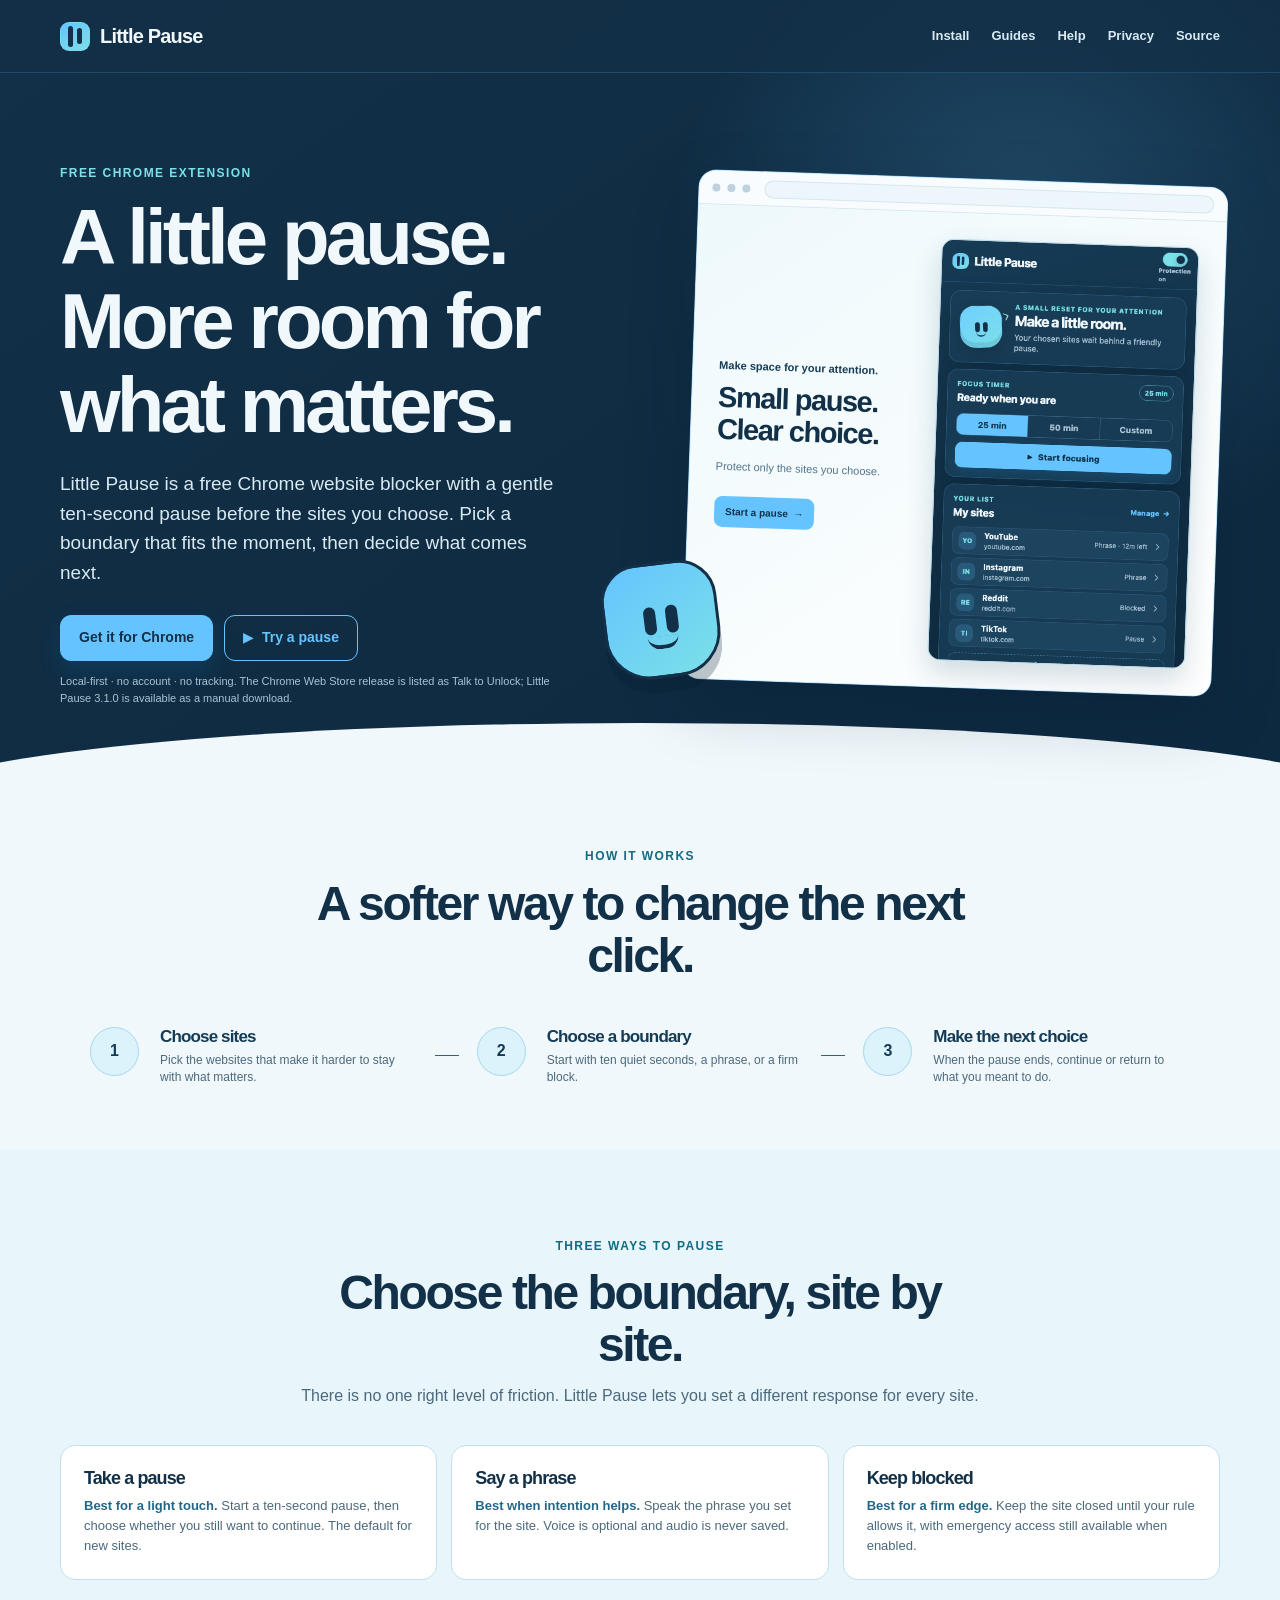
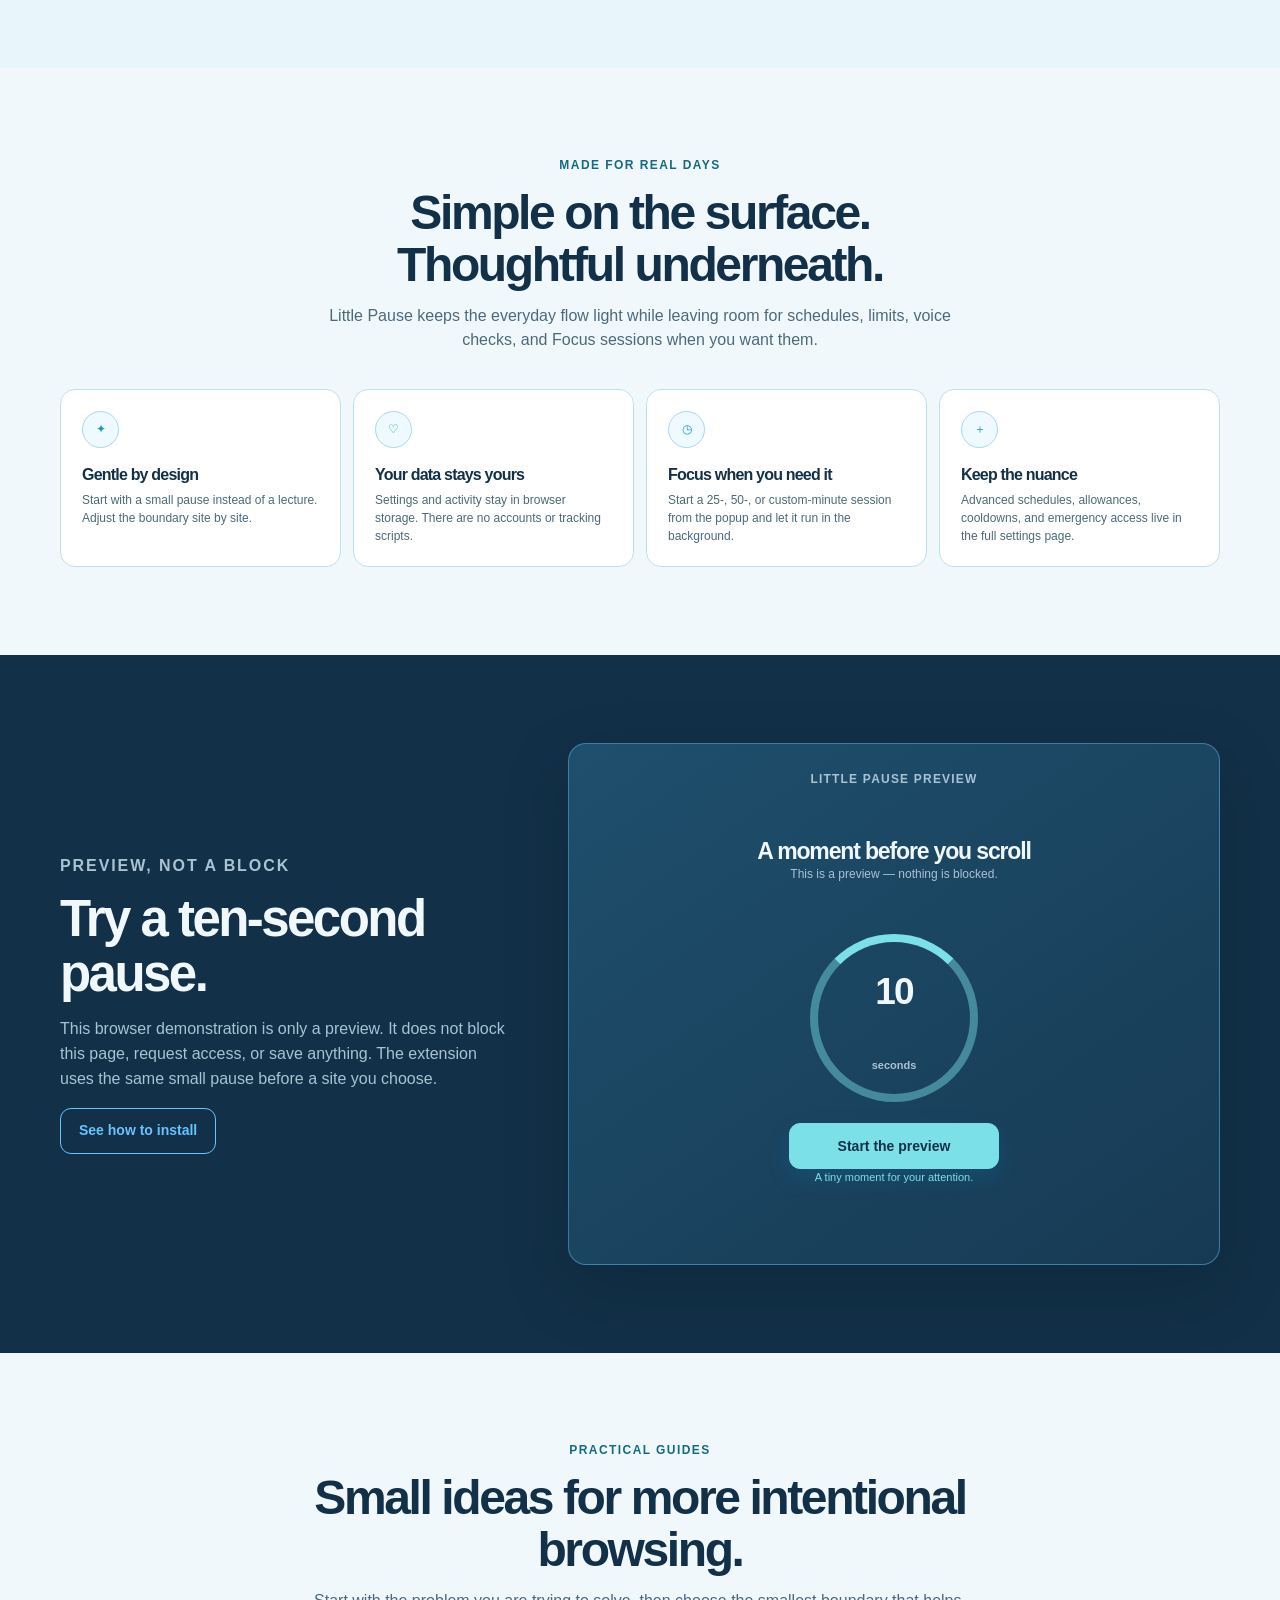
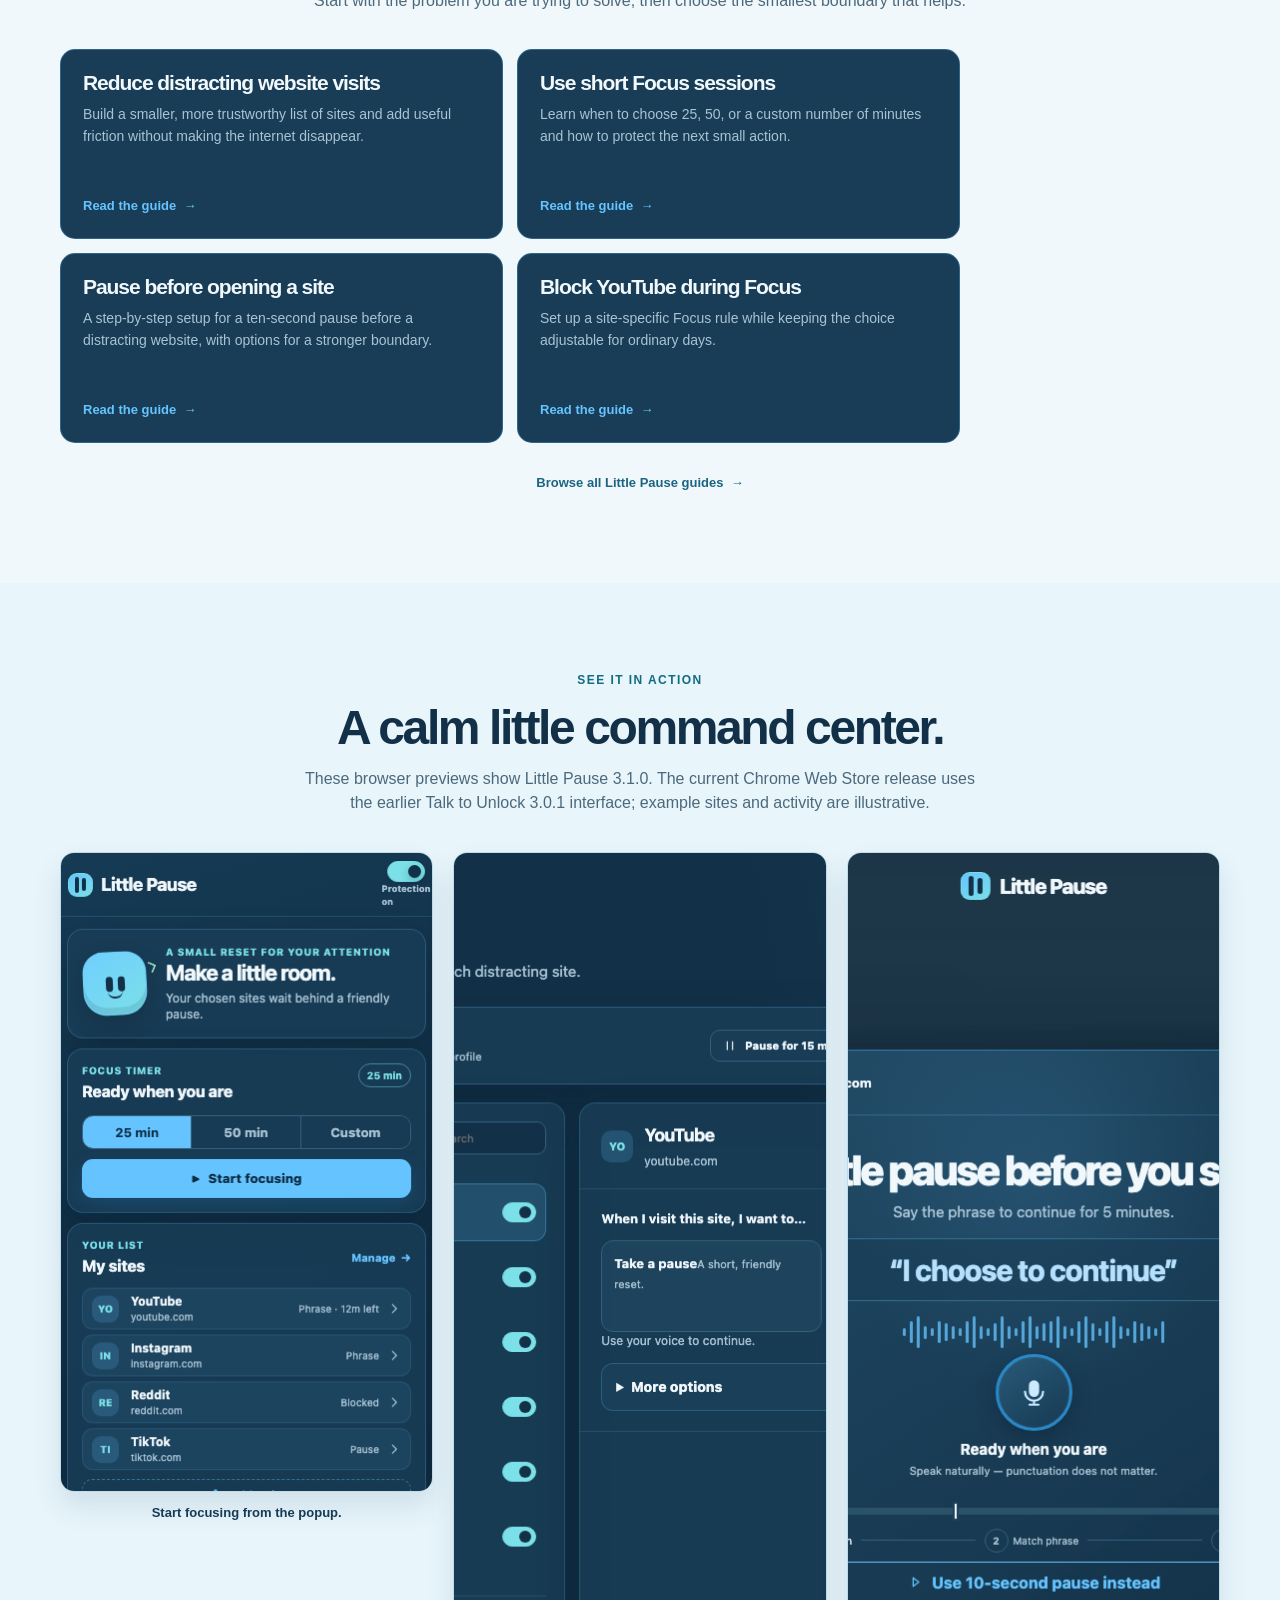
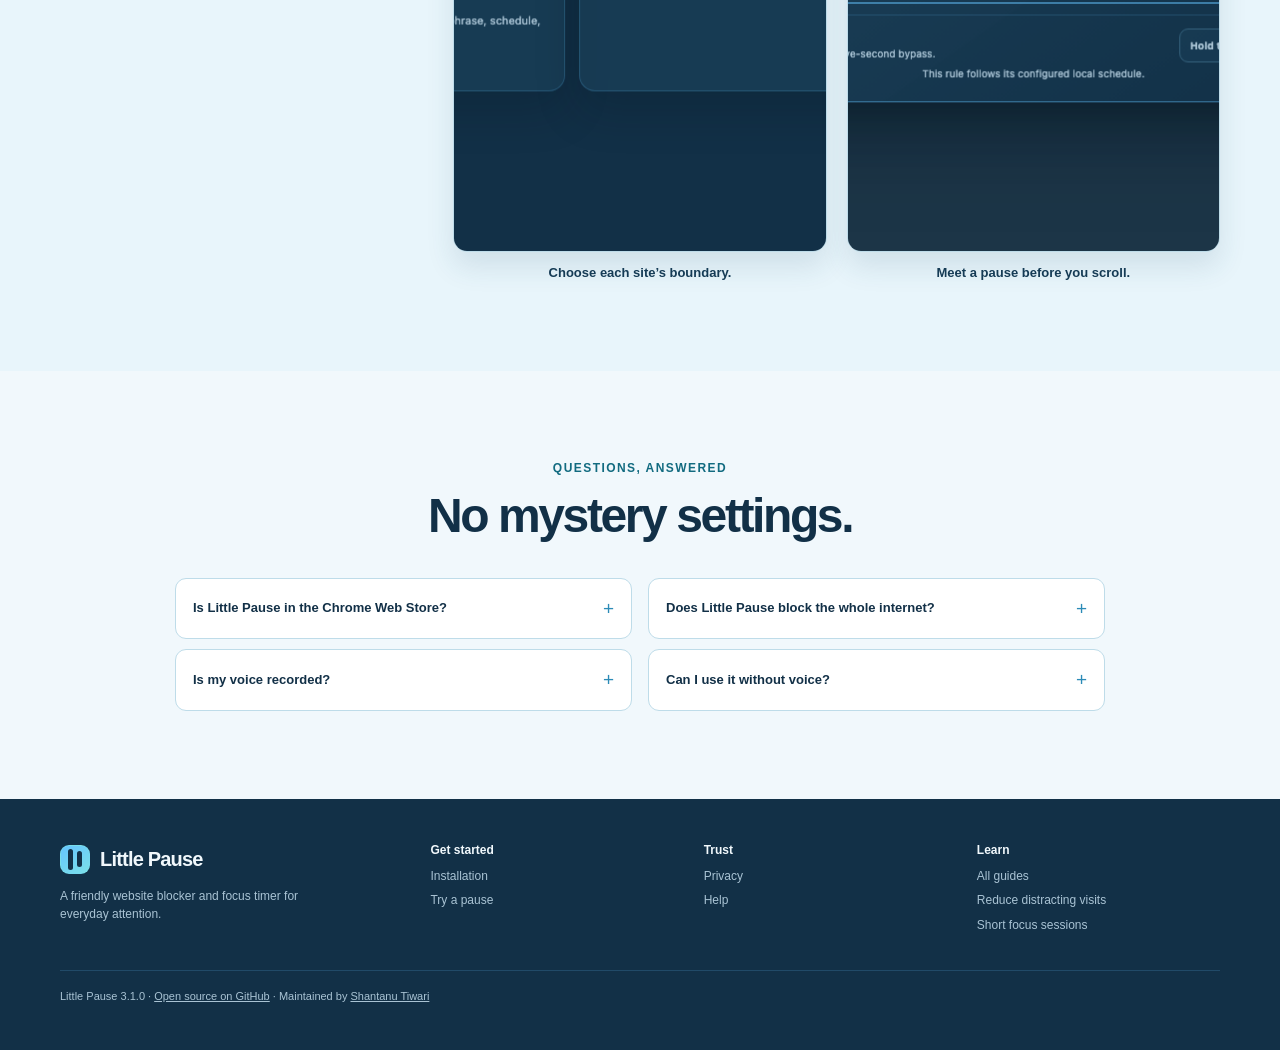
<file: docs/index.html>
<!doctype html>
<html lang="en-US" class="no-js">
  <head>
    <meta charset="utf-8">
    <meta name="viewport" content="width=device-width, initial-scale=1">
    <meta name="theme-color" content="#123047">
    <title>Little Pause — Free Website Blocker &amp; Focus Timer for Chrome</title>
    <meta name="description" content="Little Pause is a free Chrome website blocker with a gentle 10-second pause, optional voice checks, and 25-, 50-, or custom-minute focus sessions.">
    <meta name="google-site-verification" content="YLyFwZK2cHcakG3nOrYRYw27DdFpeYfny3f_DKoIWP8">
    <link rel="canonical" href="https://stiwarilbj.github.io/Talk_To_Unlock/">
    <link rel="icon" type="image/png" sizes="128x128" href="assets/favicon.png">
    <link rel="apple-touch-icon" href="assets/favicon.png">
    <link rel="manifest" href="site.webmanifest">
    <meta property="og:site_name" content="Little Pause">
    <meta property="og:type" content="website">
    <meta property="og:title" content="Little Pause — A little pause. More room for what matters.">
    <meta property="og:description" content="A free Chrome website blocker that adds a friendly pause before selected distractions and includes a simple focus timer.">
    <meta property="og:url" content="https://stiwarilbj.github.io/Talk_To_Unlock/">
    <meta property="og:image" content="https://stiwarilbj.github.io/Talk_To_Unlock/assets/og-image.png">
    <meta property="og:image:type" content="image/png">
    <meta property="og:image:width" content="1200">
    <meta property="og:image:height" content="630">
    <meta property="og:image:alt" content="Little Pause logo and the message A little pause. More room for what matters.">
    <meta name="twitter:card" content="summary_large_image">
    <meta name="twitter:title" content="Little Pause — A little pause. More room for what matters.">
    <meta name="twitter:description" content="A free Chrome website blocker with a gentle pause and a simple focus timer.">
    <meta name="twitter:image" content="https://stiwarilbj.github.io/Talk_To_Unlock/assets/og-image.png">
    <link rel="stylesheet" href="styles.css">
    <script type="application/ld+json">
      {
        "@context": "https://schema.org",
        "@type": "SoftwareApplication",
        "name": "Little Pause",
        "alternateName": "Talk to Unlock",
        "operatingSystem": "Windows, macOS, Linux, ChromeOS",
        "applicationCategory": "ProductivityApplication",
        "applicationSubCategory": "Website blocker and focus timer",
        "browserRequirements": "Requires Google Chrome with support for unpacked Manifest V3 extensions.",
        "description": "A free Chrome website blocker and focus timer with a gentle pause before selected distracting websites.",
        "softwareVersion": "3.1.0",
        "isAccessibleForFree": true,
        "offers": { "@type": "Offer", "price": "0", "priceCurrency": "USD" },
        "downloadUrl": "https://stiwarilbj.github.io/Talk_To_Unlock/install.html",
        "image": "https://stiwarilbj.github.io/Talk_To_Unlock/assets/og-image.png",
        "url": "https://stiwarilbj.github.io/Talk_To_Unlock/",
        "creator": { "@type": "Organization", "name": "Little Pause project", "url": "https://github.com/stiwarilbj/Talk_To_Unlock" }
      }
    </script>
  </head>
  <body class="no-js">
    <script>document.body.classList.remove('no-js');</script>
    <a class="skip-link" href="#main-content">Skip to content</a>
    <header class="site-header">
      <div class="container nav-wrap">
        <a class="brand" href="./"><span class="brand-mark" aria-hidden="true"><i></i><i></i></span><span>Little Pause</span></a>
        <button class="nav-toggle" type="button" data-nav-toggle aria-expanded="false" aria-controls="site-nav">Menu</button>
        <nav class="site-nav" id="site-nav" data-site-nav aria-label="Main navigation">
          <a href="install.html">Install</a><a href="guides/">Guides</a><a href="help.html">Help</a><a href="privacy.html">Privacy</a><a href="https://github.com/stiwarilbj/Talk_To_Unlock">Source</a>
        </nav>
      </div>
    </header>
    <main id="main-content">
      <section class="hero">
        <div class="container hero-grid">
          <div>
            <p class="kicker">Free Chrome extension</p>
            <h1>A little pause.<br>More room for what matters.</h1>
            <p class="hero-copy">Little Pause is a free Chrome website blocker with a gentle ten-second pause before the sites you choose. Pick a boundary that fits the moment, then decide what comes next.</p>
            <div class="button-row"><a class="button" href="install.html">Get it for Chrome</a><a class="button ghost" href="#demo">▶&nbsp; Try a pause</a></div>
            <p class="micro-note">Local-first · no account · no tracking. The Chrome Web Store release is listed as Talk to Unlock; Little Pause 3.1.0 is available as a manual download.</p>
          </div>
          <div class="hero-art">
            <div class="browser-frame" aria-label="Little Pause interface preview">
              <div class="browser-bar"><span class="browser-dot"></span><span class="browser-dot"></span><span class="browser-dot"></span><span class="browser-url"></span></div>
              <div class="browser-page"><div class="browser-copy"><p>Make space for your attention.</p><h2>Small pause.<br>Clear choice.</h2><span>Protect only the sites you choose.</span><div class="browser-button">Start a pause&nbsp; →</div></div><img class="popup-shot" src="assets/popup.png" fetchpriority="high" width="390" height="640" alt="Interface preview of the Little Pause popup with protection status, a Focus timer, and My sites"></div>
            </div>
            <div class="hero-mascot" aria-hidden="true"><span></span><span></span><i></i></div>
          </div>
        </div>
      </section>
      <section class="workflow" aria-labelledby="workflow-title">
        <div class="container">
          <div class="section-heading"><p class="kicker light">How it works</p><h2 id="workflow-title">A softer way to change the next click.</h2></div>
          <div class="workflow-grid">
            <div class="workflow-step"><div class="round-icon" aria-hidden="true">1</div><div><h3>Choose sites</h3><p>Pick the websites that make it harder to stay with what matters.</p></div></div>
            <div class="workflow-step"><div class="round-icon" aria-hidden="true">2</div><div><h3>Choose a boundary</h3><p>Start with ten quiet seconds, a phrase, or a firm block.</p></div></div>
            <div class="workflow-step"><div class="round-icon" aria-hidden="true">3</div><div><h3>Make the next choice</h3><p>When the pause ends, continue or return to what you meant to do.</p></div></div>
          </div>
        </div>
      </section>
      <section class="section comparison" aria-labelledby="comparison-title">
        <div class="container">
          <div class="section-heading"><p class="kicker light">Three ways to pause</p><h2 id="comparison-title">Choose the boundary, site by site.</h2><p class="section-lede">There is no one right level of friction. Little Pause lets you set a different response for every site.</p></div>
          <div class="comparison-grid">
            <article class="comparison-card"><h3>Take a pause</h3><p><strong>Best for a light touch.</strong> Start a ten-second pause, then choose whether you still want to continue. The default for new sites.</p></article>
            <article class="comparison-card"><h3>Say a phrase</h3><p><strong>Best when intention helps.</strong> Speak the phrase you set for the site. Voice is optional and audio is never saved.</p></article>
            <article class="comparison-card"><h3>Keep blocked</h3><p><strong>Best for a firm edge.</strong> Keep the site closed until your rule allows it, with emergency access still available when enabled.</p></article>
          </div>
        </div>
      </section>
      <section class="section" aria-labelledby="promise-title">
        <div class="container">
          <div class="section-heading"><p class="kicker light">Made for real days</p><h2 id="promise-title">Simple on the surface. Thoughtful underneath.</h2><p class="section-lede">Little Pause keeps the everyday flow light while leaving room for schedules, limits, voice checks, and Focus sessions when you want them.</p></div>
          <div class="promise-grid">
            <article class="promise-card"><div class="round-icon" aria-hidden="true">✦</div><h3>Gentle by design</h3><p>Start with a small pause instead of a lecture. Adjust the boundary site by site.</p></article>
            <article class="promise-card"><div class="round-icon" aria-hidden="true">♡</div><h3>Your data stays yours</h3><p>Settings and activity stay in browser storage. There are no accounts or tracking scripts.</p></article>
            <article class="promise-card"><div class="round-icon" aria-hidden="true">◷</div><h3>Focus when you need it</h3><p>Start a 25-, 50-, or custom-minute session from the popup and let it run in the background.</p></article>
            <article class="promise-card"><div class="round-icon" aria-hidden="true">＋</div><h3>Keep the nuance</h3><p>Advanced schedules, allowances, cooldowns, and emergency access live in the full settings page.</p></article>
          </div>
        </div>
      </section>
      <section class="section blue" id="demo" aria-labelledby="demo-title">
        <div class="container demo-grid">
          <div class="demo-copy"><p class="kicker">Preview, not a block</p><h2 id="demo-title">Try a ten-second pause.</h2><p>This browser demonstration is only a preview. It does not block this page, request access, or save anything. The extension uses the same small pause before a site you choose.</p><a class="button ghost" href="install.html">See how to install</a></div>
          <div class="demo-card" data-demo><p class="demo-label">Little Pause preview</p><h3>A moment before you scroll</h3><p data-demo-copy>This is a preview — nothing is blocked.</p><div class="demo-clock" data-demo-clock aria-live="polite">10<small>seconds</small></div><button class="button mint" type="button" data-demo-action>Start the preview</button><p class="demo-status" data-demo-status aria-live="polite">A tiny moment for your attention.</p></div>
        </div>
      </section>
      <section class="section" aria-labelledby="guides-title">
        <div class="container">
          <div class="section-heading"><p class="kicker light">Practical guides</p><h2 id="guides-title">Small ideas for more intentional browsing.</h2><p class="section-lede">Start with the problem you are trying to solve, then choose the smallest boundary that helps.</p></div>
          <div class="guide-directory">
            <article class="guide-card"><h2>Reduce distracting website visits</h2><p>Build a smaller, more trustworthy list of sites and add useful friction without making the internet disappear.</p><a href="guides/reduce-scrolling.html">Read the guide&nbsp; →</a></article>
            <article class="guide-card"><h2>Use short Focus sessions</h2><p>Learn when to choose 25, 50, or a custom number of minutes and how to protect the next small action.</p><a href="guides/short-focus-sessions.html">Read the guide&nbsp; →</a></article>
            <article class="guide-card"><h2>Pause before opening a site</h2><p>A step-by-step setup for a ten-second pause before a distracting website, with options for a stronger boundary.</p><a href="guides/pause-before-opening-websites.html">Read the guide&nbsp; →</a></article>
            <article class="guide-card"><h2>Block YouTube during Focus</h2><p>Set up a site-specific Focus rule while keeping the choice adjustable for ordinary days.</p><a href="guides/block-youtube-during-focus.html">Read the guide&nbsp; →</a></article>
          </div>
          <p class="center-link"><a href="guides/">Browse all Little Pause guides&nbsp; →</a></p>
        </div>
      </section>
      <section class="section screenshots" aria-labelledby="screenshots-title">
        <div class="container">
          <div class="section-heading"><p class="kicker light">See it in action</p><h2 id="screenshots-title">A calm little command center.</h2><p class="section-lede">These browser previews show Little Pause 3.1.0. The current Chrome Web Store release uses the earlier Talk to Unlock 3.0.1 interface; example sites and activity are illustrative.</p></div>
          <div class="shot-grid"><figure class="shot-card"><img src="assets/popup.png" width="390" height="640" alt="Little Pause popup interface showing protection status, a focus timer, and a My sites shortcut" loading="lazy"><figcaption>Start focusing from the popup.</figcaption></figure><figure class="shot-card"><img src="assets/settings.png" width="1440" height="1000" alt="Little Pause My sites interface showing Pause, Voice, and Blocked options for a site" loading="lazy"><figcaption>Choose each site’s boundary.</figcaption></figure><figure class="shot-card"><img src="assets/blocker.png" width="1440" height="1000" alt="Little Pause blocker interface asking the visitor to start a short pause before continuing" loading="lazy"><figcaption>Meet a pause before you scroll.</figcaption></figure></div>
        </div>
      </section>
      <section class="section faq" aria-labelledby="faq-title">
        <div class="container">
          <div class="section-heading"><p class="kicker light">Questions, answered</p><h2 id="faq-title">No mystery settings.</h2></div>
          <div class="faq-grid"><details><summary>Is Little Pause in the Chrome Web Store?</summary><p>The published store version is <a href="https://chromewebstore.google.com/detail/talk-to-unlock-%E2%80%94-voice-fo/beadkilijapfmijnjllnmfjiglbocobb">Talk to Unlock 3.0.1</a>, the earlier name and interface. Little Pause 3.1.0 is the newer manual build. <a href="install.html">Compare installation options</a> before choosing.</p></details><details><summary>Does Little Pause block the whole internet?</summary><p>No. It only applies rules to domains you add in My sites. Chrome content scripts can evaluate eligible pages so the extension can notice a matching rule.</p></details><details><summary>Is my voice recorded?</summary><p>No audio or recognized transcript is stored. Browser speech processing and microphone availability depend on Chrome and your device. See the <a href="privacy.html">privacy page</a>.</p></details><details><summary>Can I use it without voice?</summary><p>Yes. Every site can use a timed pause or a hard block. Voice is optional and only appears for Voice rules.</p></details></div>
        </div>
      </section>
    </main>
    <footer class="site-footer">
      <div class="container"><div class="footer-grid"><div><a class="brand" href="./"><span class="brand-mark" aria-hidden="true"><i></i><i></i></span><span>Little Pause</span></a><p class="footer-note">A friendly website blocker and focus timer for everyday attention.</p></div><div class="footer-column"><h2>Get started</h2><a href="install.html">Installation</a><a href="#demo">Try a pause</a></div><div class="footer-column"><h2>Trust</h2><a href="privacy.html">Privacy</a><a href="help.html">Help</a></div><div class="footer-column"><h2>Learn</h2><a href="guides/">All guides</a><a href="guides/reduce-scrolling.html">Reduce distracting visits</a><a href="guides/short-focus-sessions.html">Short focus sessions</a></div></div><div class="footer-bottom">Little Pause 3.1.0 · <a href="https://github.com/stiwarilbj/Talk_To_Unlock">Open source on GitHub</a> · Maintained by <a href="https://github.com/stiwarilbj">Shantanu Tiwari</a></div></div>
    </footer>
    <script src="script.js"></script>
  </body>
</html>
</file>
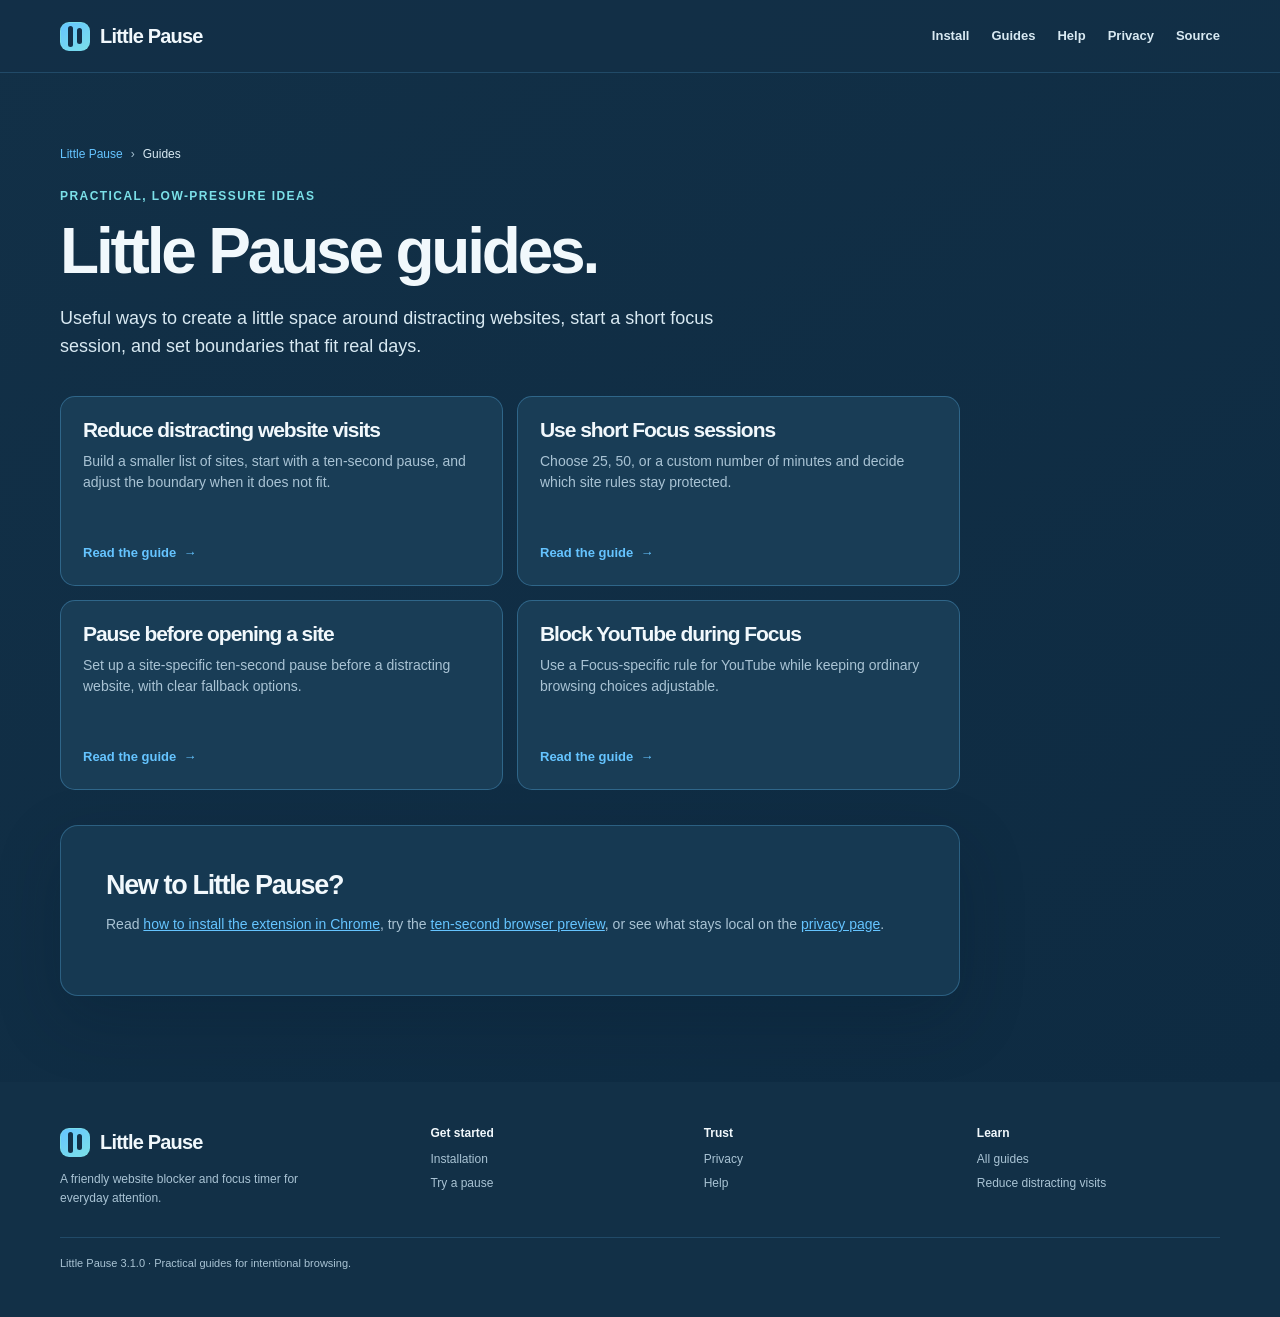
<file: docs/guides/index.html>
<!doctype html>
<html lang="en-US" class="no-js">
  <head>
    <meta charset="utf-8">
    <meta name="viewport" content="width=device-width, initial-scale=1">
    <meta name="theme-color" content="#123047">
    <title>Little Pause Guides | Website Blocking and Focus</title>
    <meta name="description" content="Practical Little Pause guides for reducing distracting website visits, using short Focus sessions, and choosing a pause before scrolling.">
    <link rel="canonical" href="https://stiwarilbj.github.io/Talk_To_Unlock/guides/">
    <link rel="icon" type="image/png" sizes="128x128" href="../assets/favicon.png">
    <link rel="apple-touch-icon" href="../assets/favicon.png">
    <link rel="manifest" href="../site.webmanifest">
    <meta property="og:site_name" content="Little Pause"><meta property="og:type" content="website"><meta property="og:title" content="Little Pause Guides"><meta property="og:description" content="Practical guides for smaller website boundaries and short Focus sessions."><meta property="og:url" content="https://stiwarilbj.github.io/Talk_To_Unlock/guides/"><meta property="og:image" content="https://stiwarilbj.github.io/Talk_To_Unlock/assets/og-image.png"><meta property="og:image:type" content="image/png"><meta property="og:image:width" content="1200"><meta property="og:image:height" content="630"><meta property="og:image:alt" content="Little Pause logo and the message A little pause. More room for what matters.">
    <meta name="twitter:card" content="summary_large_image"><meta name="twitter:title" content="Little Pause Guides"><meta name="twitter:description" content="Practical guides for smaller website boundaries and short Focus sessions."><meta name="twitter:image" content="https://stiwarilbj.github.io/Talk_To_Unlock/assets/og-image.png">
    <link rel="stylesheet" href="../styles.css">
    <script type="application/ld+json">{"@context":"https://schema.org","@type":"BreadcrumbList","itemListElement":[{"@type":"ListItem","position":1,"name":"Little Pause","item":"https://stiwarilbj.github.io/Talk_To_Unlock/"},{"@type":"ListItem","position":2,"name":"Guides","item":"https://stiwarilbj.github.io/Talk_To_Unlock/guides/"}]}</script>
  </head>
  <body class="no-js">
    <script>document.body.classList.remove('no-js');</script>
    <a class="skip-link" href="#main-content">Skip to content</a>
    <header class="site-header"><div class="container nav-wrap"><a class="brand" href="../"><span class="brand-mark" aria-hidden="true"><i></i><i></i></span><span>Little Pause</span></a><button class="nav-toggle" type="button" data-nav-toggle aria-expanded="false" aria-controls="site-nav">Menu</button><nav class="site-nav" id="site-nav" data-site-nav aria-label="Main navigation"><a href="../install.html">Install</a><a href="./">Guides</a><a href="../help.html">Help</a><a href="../privacy.html">Privacy</a><a href="https://github.com/stiwarilbj/Talk_To_Unlock">Source</a></nav></div></header>
    <main id="main-content" class="page-main"><div class="container"><nav class="breadcrumbs" aria-label="Breadcrumb"><a href="../">Little Pause</a><span aria-hidden="true">›</span><span aria-current="page">Guides</span></nav><p class="kicker">Practical, low-pressure ideas</p><h1>Little Pause guides.</h1><p class="page-lede">Useful ways to create a little space around distracting websites, start a short focus session, and set boundaries that fit real days.</p><div class="guide-directory"><article class="guide-card"><h2>Reduce distracting website visits</h2><p>Build a smaller list of sites, start with a ten-second pause, and adjust the boundary when it does not fit.</p><a href="reduce-scrolling.html">Read the guide&nbsp; →</a></article><article class="guide-card"><h2>Use short Focus sessions</h2><p>Choose 25, 50, or a custom number of minutes and decide which site rules stay protected.</p><a href="short-focus-sessions.html">Read the guide&nbsp; →</a></article><article class="guide-card"><h2>Pause before opening a site</h2><p>Set up a site-specific ten-second pause before a distracting website, with clear fallback options.</p><a href="pause-before-opening-websites.html">Read the guide&nbsp; →</a></article><article class="guide-card"><h2>Block YouTube during Focus</h2><p>Use a Focus-specific rule for YouTube while keeping ordinary browsing choices adjustable.</p><a href="block-youtube-during-focus.html">Read the guide&nbsp; →</a></article></div><div class="content-card related-links"><h2>New to Little Pause?</h2><p>Read <a href="../install.html">how to install the extension in Chrome</a>, try the <a href="../#demo">ten-second browser preview</a>, or see what stays local on the <a href="../privacy.html">privacy page</a>.</p></div></div></main>
    <footer class="site-footer"><div class="container"><div class="footer-grid"><div><a class="brand" href="../"><span class="brand-mark" aria-hidden="true"><i></i><i></i></span><span>Little Pause</span></a><p class="footer-note">A friendly website blocker and focus timer for everyday attention.</p></div><div class="footer-column"><h2>Get started</h2><a href="../install.html">Installation</a><a href="../#demo">Try a pause</a></div><div class="footer-column"><h2>Trust</h2><a href="../privacy.html">Privacy</a><a href="../help.html">Help</a></div><div class="footer-column"><h2>Learn</h2><a href="./">All guides</a><a href="reduce-scrolling.html">Reduce distracting visits</a></div></div><div class="footer-bottom">Little Pause 3.1.0 · Practical guides for intentional browsing.</div></div></footer>
    <script src="../script.js"></script>
  </body>
</html>
</file>
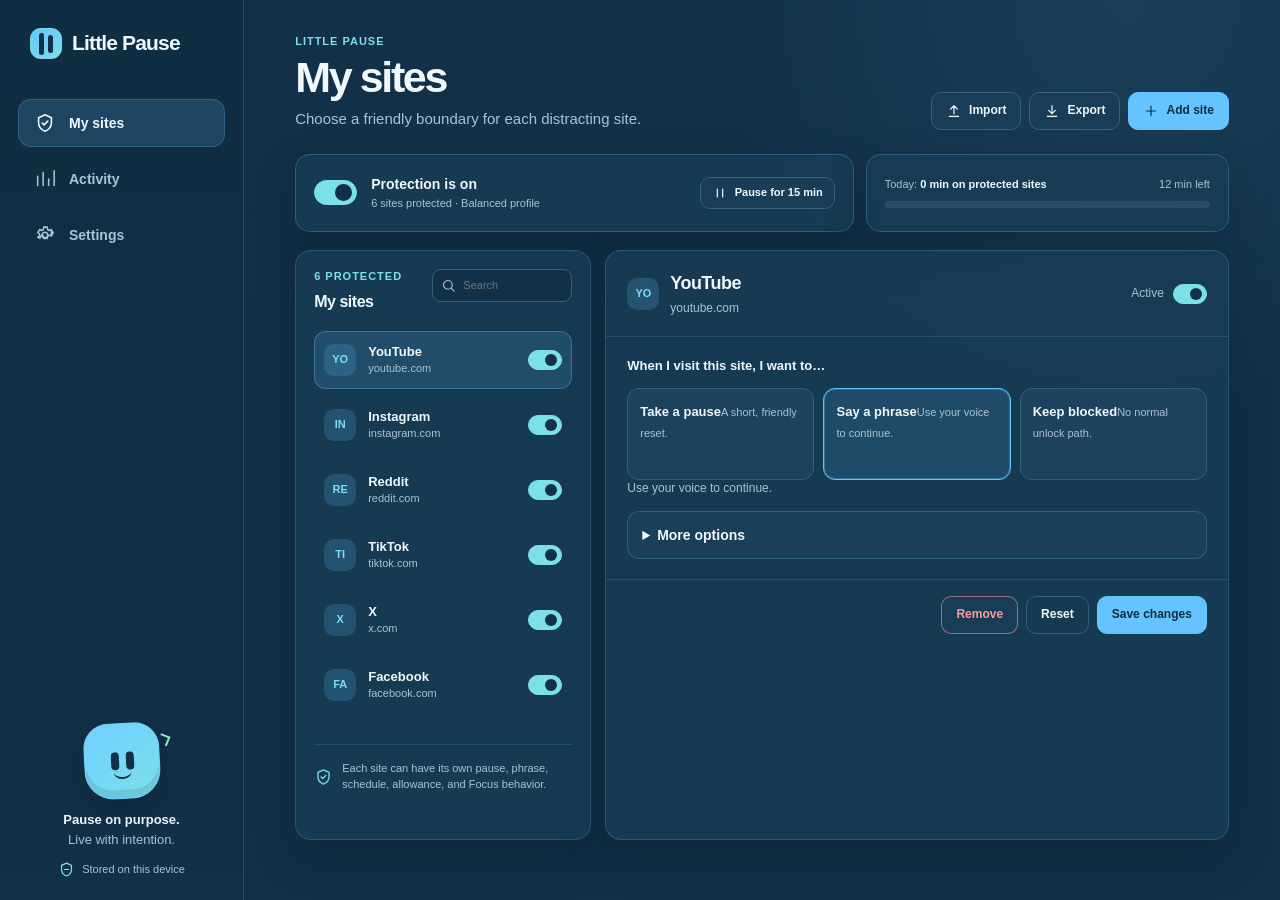
<file: dashboard.html>
<!doctype html>
<html lang="en">
  <head>
    <meta charset="UTF-8">
    <meta name="viewport" content="width=device-width, initial-scale=1.0">
    <title>Little Pause — My sites</title>
    <link rel="stylesheet" href="dashboard.css?v=31">
  </head>
  <body>
    <div class="dashboard-shell">
      <aside class="sidebar">
        <button class="sidebar-brand button-reset" type="button" data-nav="sites" aria-label="Open Little Pause home">
          <span class="brand-mark" aria-hidden="true"><i></i><i></i></span>
          <span>Little Pause</span>
        </button>
        <nav class="sidebar-nav" aria-label="Little Pause pages">
          <button type="button" data-nav="sites" aria-label="Open My sites"><svg viewBox="0 0 24 24" aria-hidden="true"><path d="M12 3 5 6.2v5.3c0 4.3 2.8 8 7 9.5 4.2-1.5 7-5.2 7-9.5V6.2Z"></path><path d="m9 12 2 2 4-4"></path></svg><span>My sites</span></button>
          <button type="button" data-nav="activity" aria-label="Open Activity"><svg viewBox="0 0 24 24" aria-hidden="true"><path d="M4 19V9M10 19V5M16 19v-7M22 19V3"></path></svg><span>Activity</span></button>
          <button type="button" data-nav="settings" aria-label="Open Settings"><svg viewBox="0 0 24 24" aria-hidden="true"><circle cx="12" cy="12" r="3"></circle><path d="M19 12a7 7 0 0 0-.1-1l2-1.5-2-3.4-2.4 1A8 8 0 0 0 14.8 6l-.3-2.6h-4L10.2 6a8 8 0 0 0-1.7 1.1l-2.4-1-2 3.4 2 1.5a7 7 0 0 0 0 2l-2 1.5 2.4 1 2-3.4a8 8 0 0 0 1.7 1.1l.3 2.6h4l.3-2.6a8 8 0 0 0 1.7-1.1l2.4 1 2-3.4-2-1.5a7 7 0 0 0 .1-1Z"></path></svg><span>Settings</span></button>
        </nav>
        <div class="sidebar-bottom"><div class="sidebar-mascot mascot" aria-hidden="true"><span></span><span></span><i></i></div><p><strong>Pause on purpose.</strong><br>Live with intention.</p><p class="local-note"><svg viewBox="0 0 24 24" aria-hidden="true"><path d="M12 3 5 6.2v5.3c0 4.3 2.8 8 7 9.5 4.2-1.5 7-5.2 7-9.5V6.2Z"></path><path d="M9 12h6"></path></svg>Stored on this device</p></div>
      </aside>

      <main class="main-shell">
        <header class="page-header"><div><p class="eyebrow">Little Pause</p><h1 id="page-title">My sites</h1><p id="page-subtitle">Choose a friendly boundary for each distracting site.</p></div><div class="header-actions" id="header-actions"></div></header>
        <section class="protection-bar" id="protection-bar" aria-live="polite"></section>
        <div class="content" id="content"><div class="loading-state"><span></span><p>Loading your pause places…</p></div></div>
      </main>
    </div>

    <dialog id="add-site-dialog" class="dialog" aria-labelledby="add-site-title">
      <form method="dialog" id="add-site-form">
        <div class="dialog-heading"><div><p class="eyebrow">My sites</p><h2 id="add-site-title">Add a pause place</h2><p>Start with a domain and a simple choice. You can tune it later.</p></div><button class="icon-button" value="cancel" aria-label="Close add site dialog"><svg viewBox="0 0 24 24" aria-hidden="true"><path d="m7 7 10 10M17 7 7 17"></path></svg></button></div>
        <label class="field"><span>Website</span><input id="add-site-hostname" type="text" placeholder="example.com" autocomplete="url" required><small id="add-site-error" class="field-error" role="alert"></small></label>
        <fieldset class="field"><legend>When I visit, I want to…</legend><div class="method-cards compact"><label><input type="radio" name="new-method" value="pause" checked><span><strong>Take a pause</strong><small>10 seconds</small></span></label><label><input type="radio" name="new-method" value="voice"><span><strong>Say a phrase</strong><small>Voice check</small></span></label><label><input type="radio" name="new-method" value="blocked"><span><strong>Keep blocked</strong><small>No unlock</small></span></label></div></fieldset>
        <div class="dialog-actions"><button class="button secondary" value="cancel">Cancel</button><button class="button primary" id="confirm-add-site" value="default">Add site</button></div>
      </form>
    </dialog>

    <input id="import-file" type="file" accept="application/json,.json" hidden>
    <div class="toast" id="toast" role="status" aria-live="polite"></div>
    <script src="preview-api.js?v=31"></script>
    <script src="shared.js"></script>
    <script src="dashboard.js"></script>
  </body>
</html>
</file>
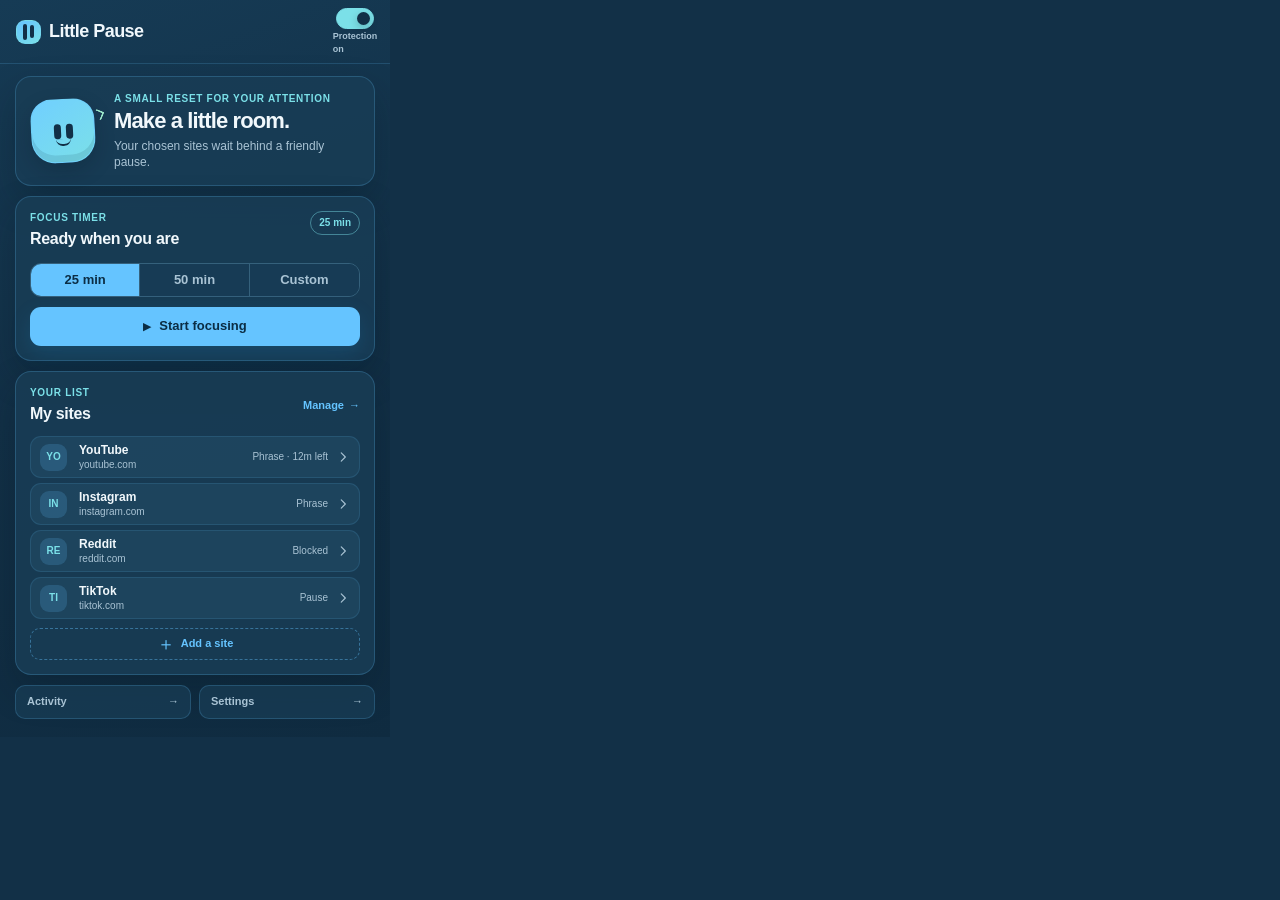
<file: popup.html>
<!doctype html>
<html lang="en">
  <head>
    <meta charset="UTF-8">
    <meta name="viewport" content="width=device-width, initial-scale=1.0">
    <title>Little Pause</title>
    <link rel="stylesheet" href="popup.css?v=31">
  </head>
  <body>
    <div class="popup-shell">
      <header class="topbar">
        <button class="brand button-reset" type="button" data-open="sites" aria-label="Open Little Pause site settings">
          <span class="brand-mark" aria-hidden="true"><i></i><i></i></span>
          <span>Little Pause</span>
        </button>
        <label class="protection-switch">
          <input id="enabled" type="checkbox">
          <span class="switch-track" aria-hidden="true"><span></span></span>
          <span id="protection-label">Protection on</span>
        </label>
      </header>

      <main id="main-content">
        <section class="welcome-panel" aria-labelledby="welcome-title">
          <div class="mascot" aria-hidden="true"><span></span><span></span><i></i></div>
          <div>
            <p class="eyebrow">A small reset for your attention</p>
            <h1 id="welcome-title">Make a little room.</h1>
            <p id="welcome-copy">Your chosen sites wait behind a friendly pause.</p>
          </div>
        </section>

        <section class="focus-panel" aria-labelledby="focus-heading">
          <div class="section-heading">
            <div>
              <p class="eyebrow">Focus timer</p>
              <h2 id="focus-heading">Ready when you are</h2>
            </div>
            <span class="focus-chip" id="focus-chip">25 min</span>
          </div>
          <div class="duration-picker" role="group" aria-label="Focus duration">
            <button type="button" class="duration active" data-minutes="25">25 min</button>
            <button type="button" class="duration" data-minutes="50">50 min</button>
            <button type="button" class="duration" data-minutes="custom">Custom</button>
          </div>
          <label class="custom-duration" id="custom-duration" hidden>Minutes <input id="custom-minutes" type="number" min="5" max="240" value="75" inputmode="numeric"></label>
          <button id="focus-action" class="primary-button" type="button"><span class="button-icon" aria-hidden="true">▶</span><span>Start focusing</span></button>
          <p class="focus-remaining" id="focus-remaining" aria-live="polite"></p>
        </section>

        <section class="sites-panel" aria-labelledby="sites-heading">
          <div class="section-heading"><div><p class="eyebrow">Your list</p><h2 id="sites-heading">My sites</h2></div><button class="text-action" type="button" data-open="sites">Manage <span aria-hidden="true">→</span></button></div>
          <ul id="rule-list" class="rule-list"></ul>
          <button class="add-site-button" type="button" data-open="sites"><span aria-hidden="true">＋</span><span>Add a site</span></button>
        </section>

        <div class="quick-links" aria-label="More Little Pause pages">
          <button type="button" data-open="activity">Activity <span aria-hidden="true">→</span></button>
          <button type="button" data-open="settings">Settings <span aria-hidden="true">→</span></button>
        </div>
      </main>

      <section class="onboarding-panel" id="onboarding-panel" hidden aria-labelledby="onboarding-title">
        <div class="onboarding-progress" aria-label="Setup progress"><span class="current">1</span><i></i><span>2</span><i></i><span>3</span></div>
        <div class="onboarding-mascot mascot" aria-hidden="true"><span></span><span></span><i></i></div>
        <p class="eyebrow">A gentle start</p>
        <h1 id="onboarding-title">Choose your pause places.</h1>
        <p class="onboarding-copy">Pick only the sites you want a little help with. Nothing turns on until you choose it.</p>
        <form id="onboarding-form">
          <fieldset class="onboarding-group"><legend>Sites to protect</legend><div class="site-choices" id="site-choices"></div><label class="custom-site"><span>Another site</span><input id="onboarding-custom-site" type="text" placeholder="example.com" autocomplete="url"></label></fieldset>
          <fieldset class="onboarding-group"><legend>When I visit, I want to…</legend><div class="method-choices"><label><input type="radio" name="onboarding-method" value="pause" checked><span><strong>Take a pause</strong><small>10 seconds, then you decide.</small></span></label><label><input type="radio" name="onboarding-method" value="voice"><span><strong>Say a phrase</strong><small>Use your voice to unlock.</small></span></label><label><input type="radio" name="onboarding-method" value="blocked"><span><strong>Keep it blocked</strong><small>No normal unlock path.</small></span></label></div></fieldset>
          <div class="demo-box"><div><strong>Try the tiny demo</strong><p id="demo-copy">See what a 10-second pause feels like.</p></div><button id="demo-action" class="demo-button" type="button">Try it</button></div>
          <p class="form-message" id="onboarding-message" role="alert"></p>
          <button id="finish-onboarding" class="primary-button" type="submit">Set up Little Pause</button>
          <button id="skip-onboarding" class="skip-button" type="button">I’ll choose sites later</button>
        </form>
      </section>

      <div class="toast" id="toast" role="status" aria-live="polite"></div>
    </div>
    <script src="preview-api.js?v=31"></script>
    <script src="shared.js"></script>
    <script src="popup.js"></script>
  </body>
</html>
</file>
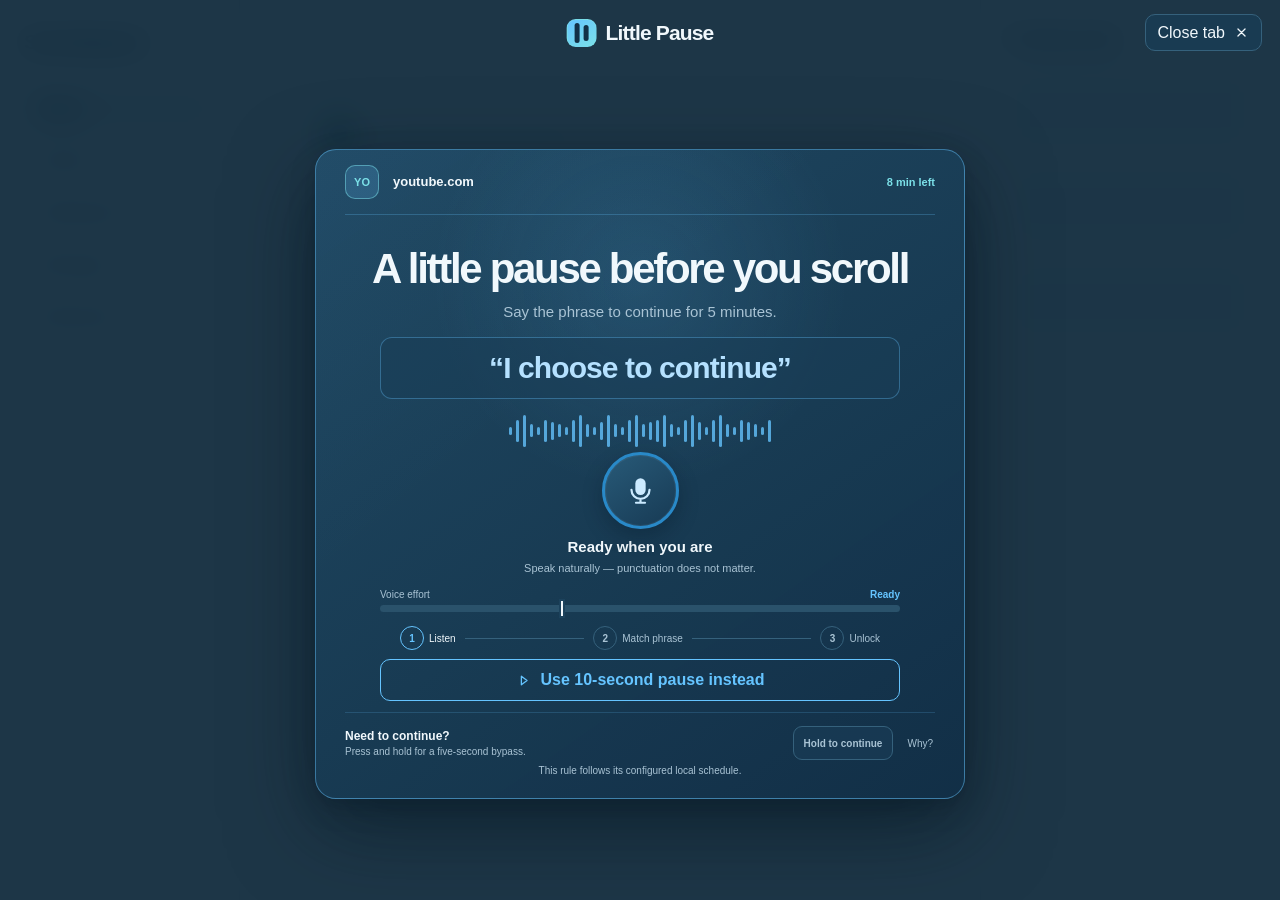
<file: preview.html>
<!doctype html>
<html lang="en">
  <head>
    <meta charset="UTF-8">
    <meta name="viewport" content="width=device-width, initial-scale=1.0">
    <title>Little Pause — Blocker preview</title>
    <style>
      * { box-sizing: border-box; }
      body { margin: 0; background: #f5f7f8; color: #182025; font-family: Inter, -apple-system, BlinkMacSystemFont, "Segoe UI", sans-serif; }
      .shell { display: grid; grid-template-columns: 240px minmax(0, 1fr) 300px; min-height: 100vh; }
      aside { padding: 30px 24px; border-right: 1px solid #dbe1e4; background: #fff; }
      .logo { margin-bottom: 34px; font-size: 21px; font-weight: 750; }
      nav { display: grid; gap: 10px; }
      nav span { padding: 12px 14px; border-radius: 10px; color: #687279; }
      nav span:first-child { background: #edf2f2; color: #1a2226; font-weight: 650; }
      main { max-width: 700px; width: 100%; margin: 0 auto; padding: 24px 36px; }
      .search { height: 46px; margin-bottom: 22px; border: 1px solid #d8dfe2; border-radius: 14px; background: #fff; }
      .post { margin-bottom: 18px; padding: 22px; border: 1px solid #dbe1e4; border-radius: 18px; background: #fff; }
      .person { display: flex; align-items: center; gap: 11px; margin-bottom: 18px; }
      .avatar { width: 42px; height: 42px; border-radius: 50%; background: linear-gradient(135deg, #6ebba0, #aacbc0); }
      .lines { display: grid; gap: 7px; flex: 1; }
      .line { height: 10px; border-radius: 99px; background: #e1e7e9; }
      .line.short { width: 38%; }
      .media { height: 210px; border-radius: 13px; background: linear-gradient(145deg, #d5e5df, #a8c9bd); }
      .right { padding: 30px 24px; border-left: 1px solid #dbe1e4; background: #fff; }
      .right h2 { margin: 0 0 20px; font-size: 16px; }
      .trend { height: 84px; margin-bottom: 12px; border-radius: 13px; background: #f0f3f4; }
      @media (max-width: 850px) { .shell { grid-template-columns: 1fr; } aside, .right { display: none; } main { padding: 18px; } }
    </style>
  </head>
  <body>
    <div class="shell" aria-hidden="true">
      <aside><div class="logo">Socialspace</div><nav><span>Home</span><span>Explore</span><span>Notifications</span><span>Messages</span><span>Bookmarks</span></nav></aside>
      <main><div class="search"></div><article class="post"><div class="person"><div class="avatar"></div><div class="lines"><div class="line short"></div><div class="line"></div></div></div><div class="media"></div></article><article class="post"><div class="person"><div class="avatar"></div><div class="lines"><div class="line short"></div><div class="line"></div></div></div><div class="media"></div></article></main>
      <div class="right"><h2>Trending today</h2><div class="trend"></div><div class="trend"></div><div class="trend"></div></div>
    </div>
    <script src="preview-api.js?v=31"></script>
    <script>
      class PreviewAnalyser {
        constructor() { this.fftSize = 256; this.smoothingTimeConstant = 0; }
        getFloatTimeDomainData(samples) { samples.fill(0.18); }
      }
      class PreviewAudioContext {
        constructor() { this.state = 'running'; }
        createMediaStreamSource() { return { connect() {}, disconnect() {} }; }
        createAnalyser() { return new PreviewAnalyser(); }
        resume() { return Promise.resolve(); }
        close() { this.state = 'closed'; return Promise.resolve(); }
      }
      class PreviewSpeechRecognition {
        start() {
          window.setTimeout(() => {
            const alternative = { transcript: 'I choose to continue', confidence: 0.99 };
            this.onresult?.({ results: [[alternative]] });
          }, 850);
        }
        abort() {}
      }
      Object.defineProperty(navigator, 'mediaDevices', { configurable: true, value: { getUserMedia: async () => ({ getTracks: () => [{ stop() {} }] }) } });
      window.AudioContext = PreviewAudioContext;
      window.SpeechRecognition = PreviewSpeechRecognition;
    </script>
    <script src="shared.js?v=4"></script>
    <script src="content.js?v=4"></script>
  </body>
</html>
</file>
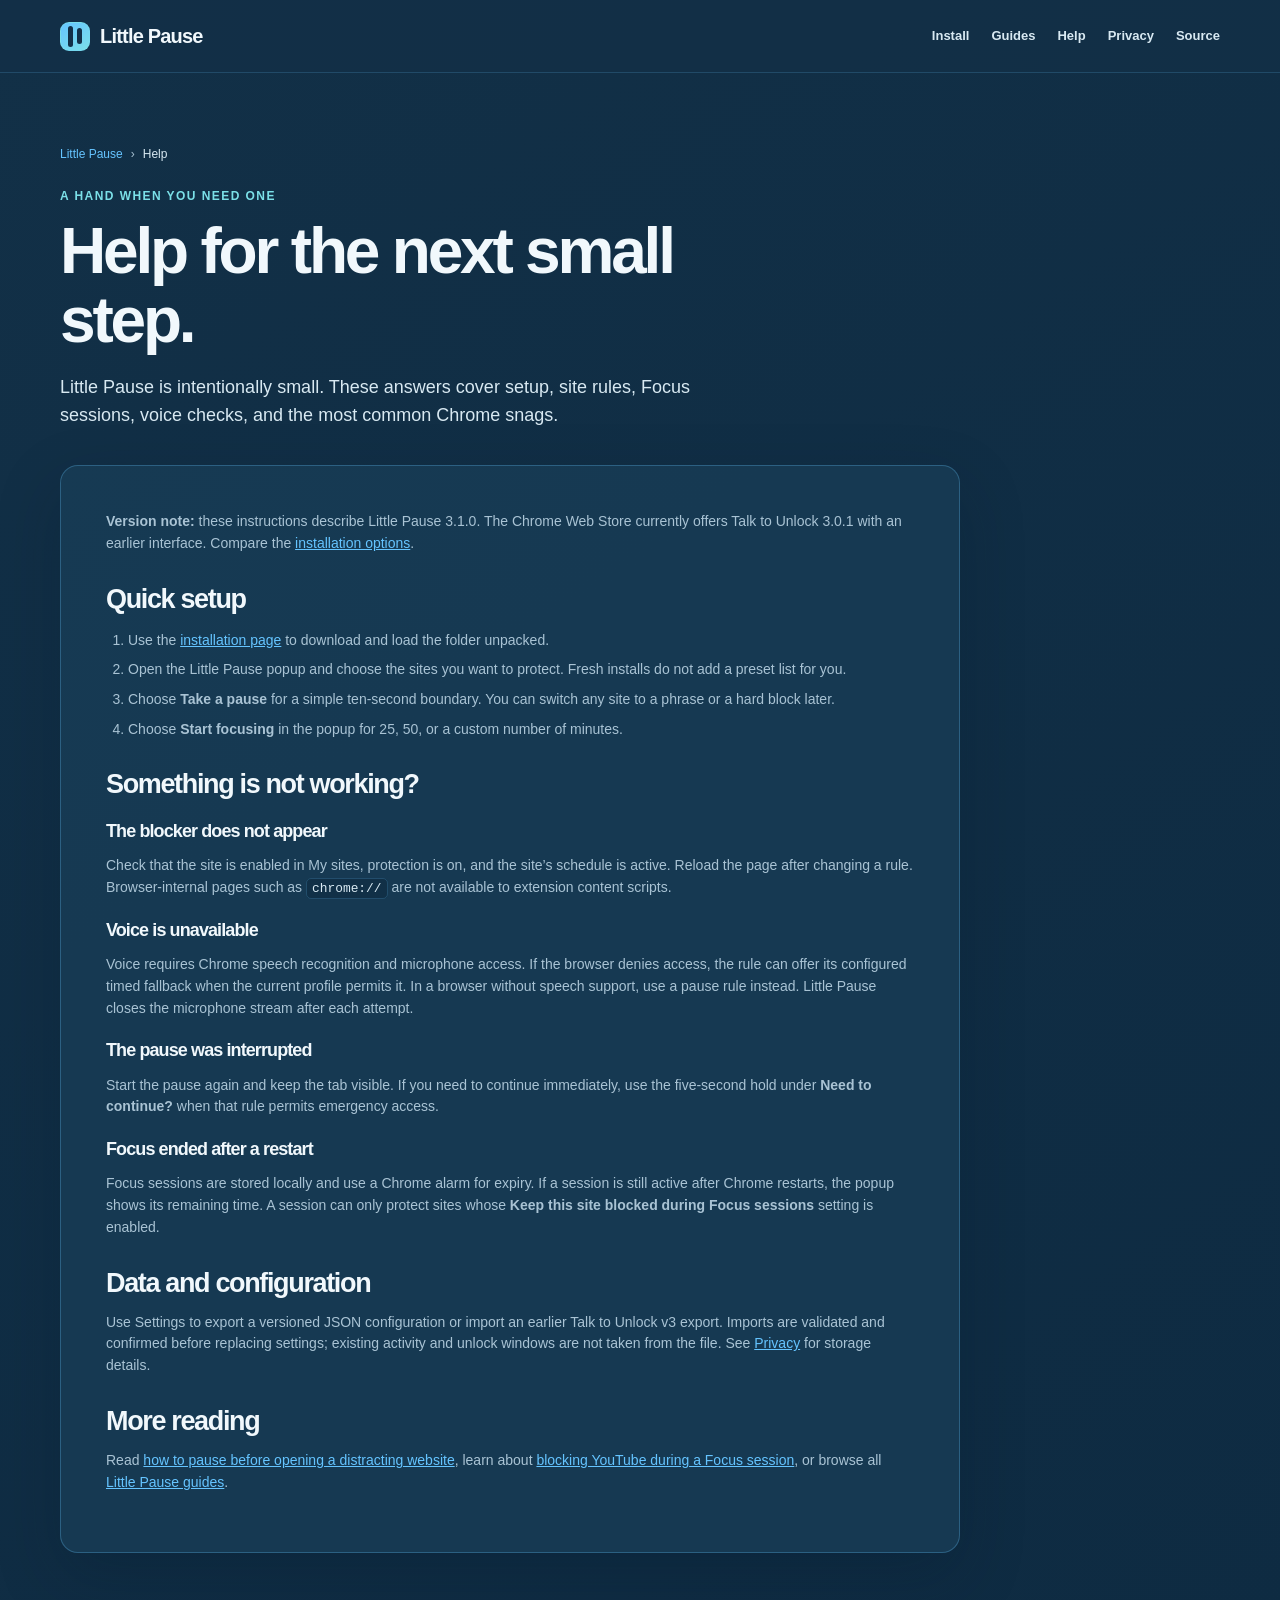
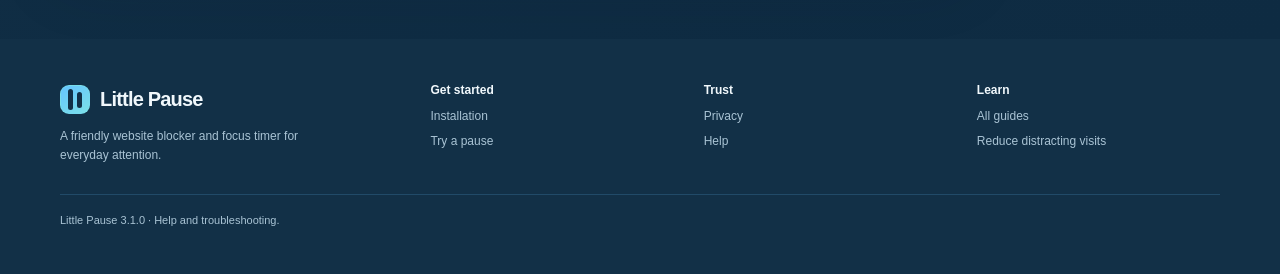
<file: docs/help.html>
<!doctype html>
<html lang="en-US" class="no-js">
  <head>
    <meta charset="utf-8">
    <meta name="viewport" content="width=device-width, initial-scale=1">
    <meta name="theme-color" content="#123047">
    <title>Little Pause Help | Website Blocker, Voice, and Focus</title>
    <meta name="description" content="Get help with Little Pause installation, site rules, timed pauses, voice checks, Focus sessions, and common Chrome issues.">
    <link rel="canonical" href="https://stiwarilbj.github.io/Talk_To_Unlock/help.html">
    <link rel="icon" type="image/png" sizes="128x128" href="assets/favicon.png">
    <link rel="apple-touch-icon" href="assets/favicon.png">
    <link rel="manifest" href="site.webmanifest">
    <meta property="og:site_name" content="Little Pause"><meta property="og:type" content="website"><meta property="og:title" content="Little Pause Help"><meta property="og:description" content="Setup and troubleshooting for Little Pause website blocking and Focus sessions."><meta property="og:url" content="https://stiwarilbj.github.io/Talk_To_Unlock/help.html"><meta property="og:image" content="https://stiwarilbj.github.io/Talk_To_Unlock/assets/og-image.png"><meta property="og:image:type" content="image/png"><meta property="og:image:width" content="1200"><meta property="og:image:height" content="630"><meta property="og:image:alt" content="Little Pause logo and the message A little pause. More room for what matters.">
    <meta name="twitter:card" content="summary_large_image"><meta name="twitter:title" content="Little Pause Help"><meta name="twitter:description" content="Setup and troubleshooting for Little Pause."><meta name="twitter:image" content="https://stiwarilbj.github.io/Talk_To_Unlock/assets/og-image.png">
    <link rel="stylesheet" href="styles.css">
    <script type="application/ld+json">{"@context":"https://schema.org","@type":"BreadcrumbList","itemListElement":[{"@type":"ListItem","position":1,"name":"Little Pause","item":"https://stiwarilbj.github.io/Talk_To_Unlock/"},{"@type":"ListItem","position":2,"name":"Help","item":"https://stiwarilbj.github.io/Talk_To_Unlock/help.html"}]}</script>
  </head>
  <body class="no-js">
    <script>document.body.classList.remove('no-js');</script>
    <a class="skip-link" href="#main-content">Skip to content</a>
    <header class="site-header"><div class="container nav-wrap"><a class="brand" href="./"><span class="brand-mark" aria-hidden="true"><i></i><i></i></span><span>Little Pause</span></a><button class="nav-toggle" type="button" data-nav-toggle aria-expanded="false" aria-controls="site-nav">Menu</button><nav class="site-nav" id="site-nav" data-site-nav aria-label="Main navigation"><a href="install.html">Install</a><a href="guides/">Guides</a><a href="help.html">Help</a><a href="privacy.html">Privacy</a><a href="https://github.com/stiwarilbj/Talk_To_Unlock">Source</a></nav></div></header>
    <main id="main-content" class="page-main"><div class="container"><nav class="breadcrumbs" aria-label="Breadcrumb"><a href="./">Little Pause</a><span aria-hidden="true">›</span><span aria-current="page">Help</span></nav><p class="kicker">A hand when you need one</p><h1>Help for the next small step.</h1><p class="page-lede">Little Pause is intentionally small. These answers cover setup, site rules, Focus sessions, voice checks, and the most common Chrome snags.</p><article class="content-card"><p class="article-note"><strong>Version note:</strong> these instructions describe Little Pause 3.1.0. The Chrome Web Store currently offers Talk to Unlock 3.0.1 with an earlier interface. Compare the <a href="install.html">installation options</a>.</p><h2>Quick setup</h2><ol><li>Use the <a href="install.html">installation page</a> to download and load the folder unpacked.</li><li>Open the Little Pause popup and choose the sites you want to protect. Fresh installs do not add a preset list for you.</li><li>Choose <strong>Take a pause</strong> for a simple ten-second boundary. You can switch any site to a phrase or a hard block later.</li><li>Choose <strong>Start focusing</strong> in the popup for 25, 50, or a custom number of minutes.</li></ol><h2>Something is not working?</h2><h3>The blocker does not appear</h3><p>Check that the site is enabled in My sites, protection is on, and the site’s schedule is active. Reload the page after changing a rule. Browser-internal pages such as <code>chrome://</code> are not available to extension content scripts.</p><h3>Voice is unavailable</h3><p>Voice requires Chrome speech recognition and microphone access. If the browser denies access, the rule can offer its configured timed fallback when the current profile permits it. In a browser without speech support, use a pause rule instead. Little Pause closes the microphone stream after each attempt.</p><h3>The pause was interrupted</h3><p>Start the pause again and keep the tab visible. If you need to continue immediately, use the five-second hold under <strong>Need to continue?</strong> when that rule permits emergency access.</p><h3>Focus ended after a restart</h3><p>Focus sessions are stored locally and use a Chrome alarm for expiry. If a session is still active after Chrome restarts, the popup shows its remaining time. A session can only protect sites whose <strong>Keep this site blocked during Focus sessions</strong> setting is enabled.</p><h2>Data and configuration</h2><p>Use Settings to export a versioned JSON configuration or import an earlier Talk to Unlock v3 export. Imports are validated and confirmed before replacing settings; existing activity and unlock windows are not taken from the file. See <a href="privacy.html">Privacy</a> for storage details.</p><h2>More reading</h2><p>Read <a href="guides/pause-before-opening-websites.html">how to pause before opening a distracting website</a>, learn about <a href="guides/block-youtube-during-focus.html">blocking YouTube during a Focus session</a>, or browse all <a href="guides/">Little Pause guides</a>.</p></article></div></main>
    <footer class="site-footer"><div class="container"><div class="footer-grid"><div><a class="brand" href="./"><span class="brand-mark" aria-hidden="true"><i></i><i></i></span><span>Little Pause</span></a><p class="footer-note">A friendly website blocker and focus timer for everyday attention.</p></div><div class="footer-column"><h2>Get started</h2><a href="install.html">Installation</a><a href="./#demo">Try a pause</a></div><div class="footer-column"><h2>Trust</h2><a href="privacy.html">Privacy</a><a href="help.html">Help</a></div><div class="footer-column"><h2>Learn</h2><a href="guides/">All guides</a><a href="guides/reduce-scrolling.html">Reduce distracting visits</a></div></div><div class="footer-bottom">Little Pause 3.1.0 · Help and troubleshooting.</div></div></footer>
    <script src="script.js"></script>
  </body>
</html>
</file>
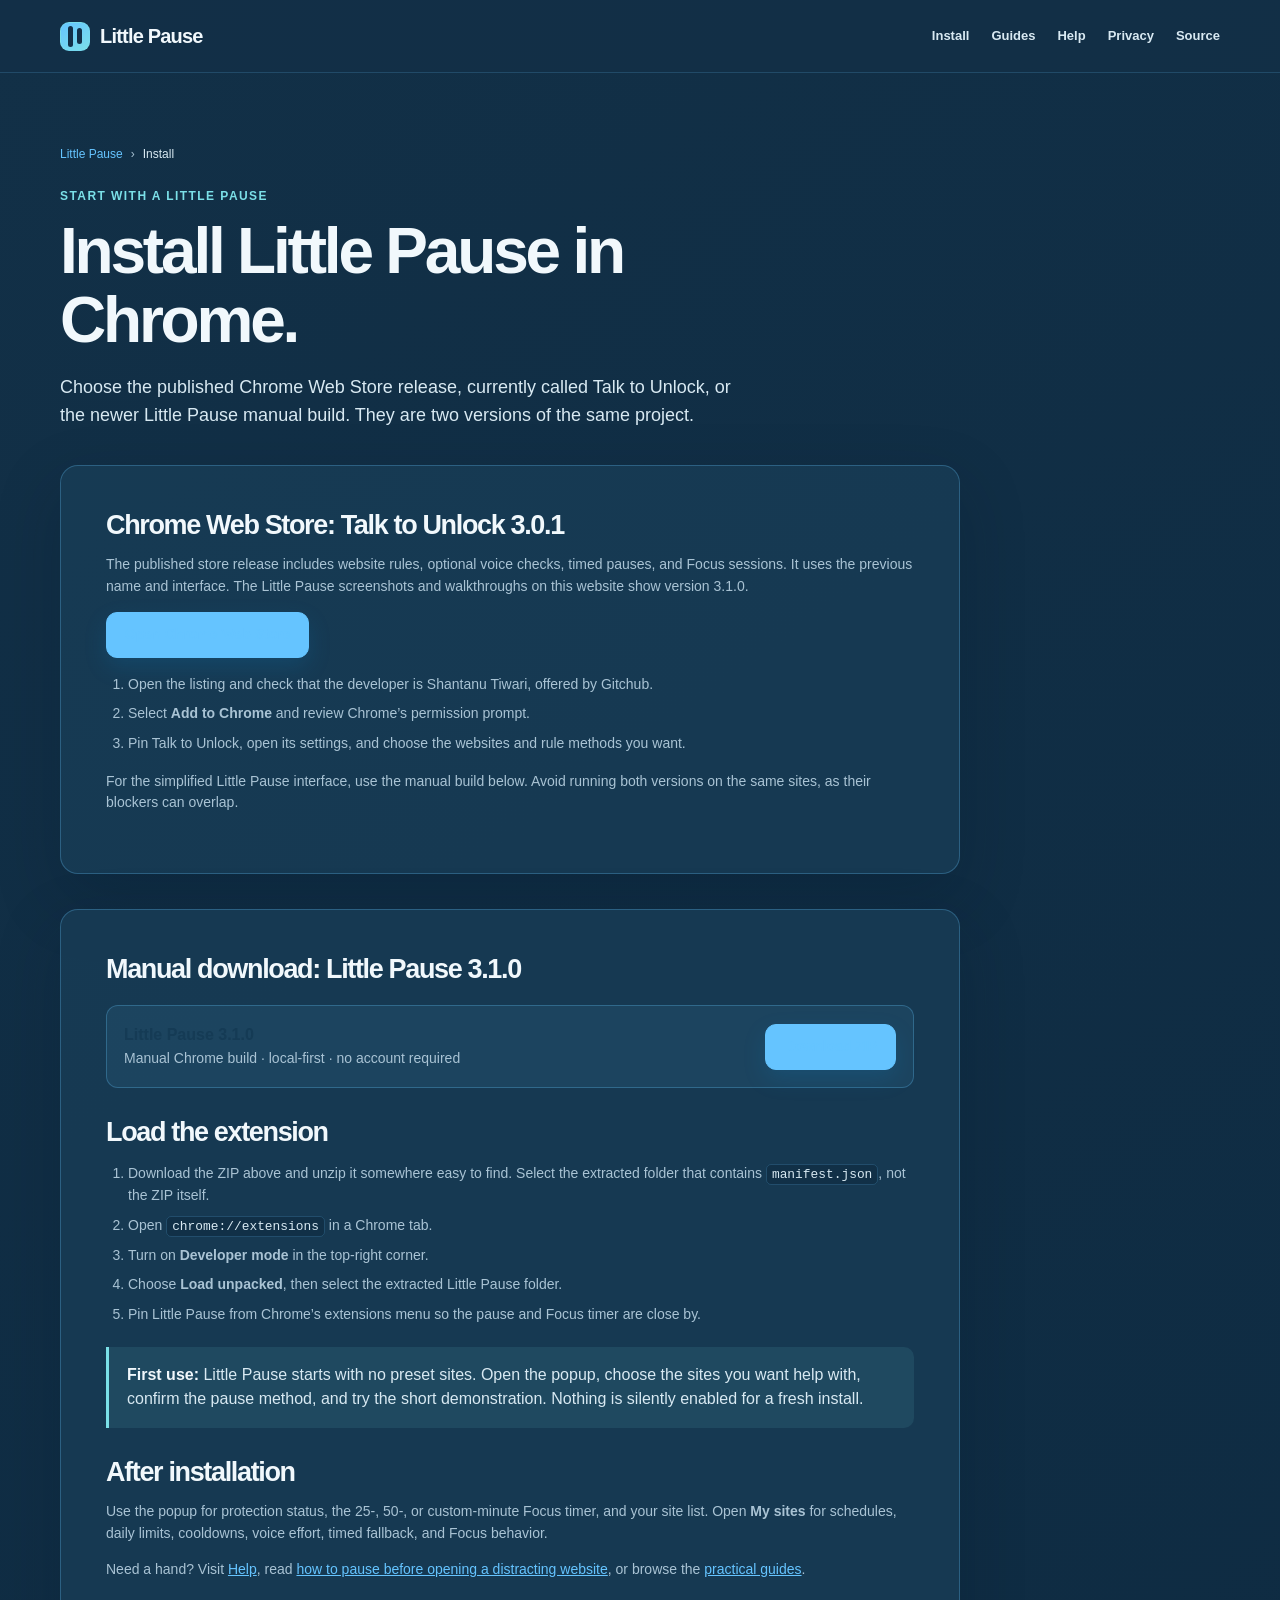
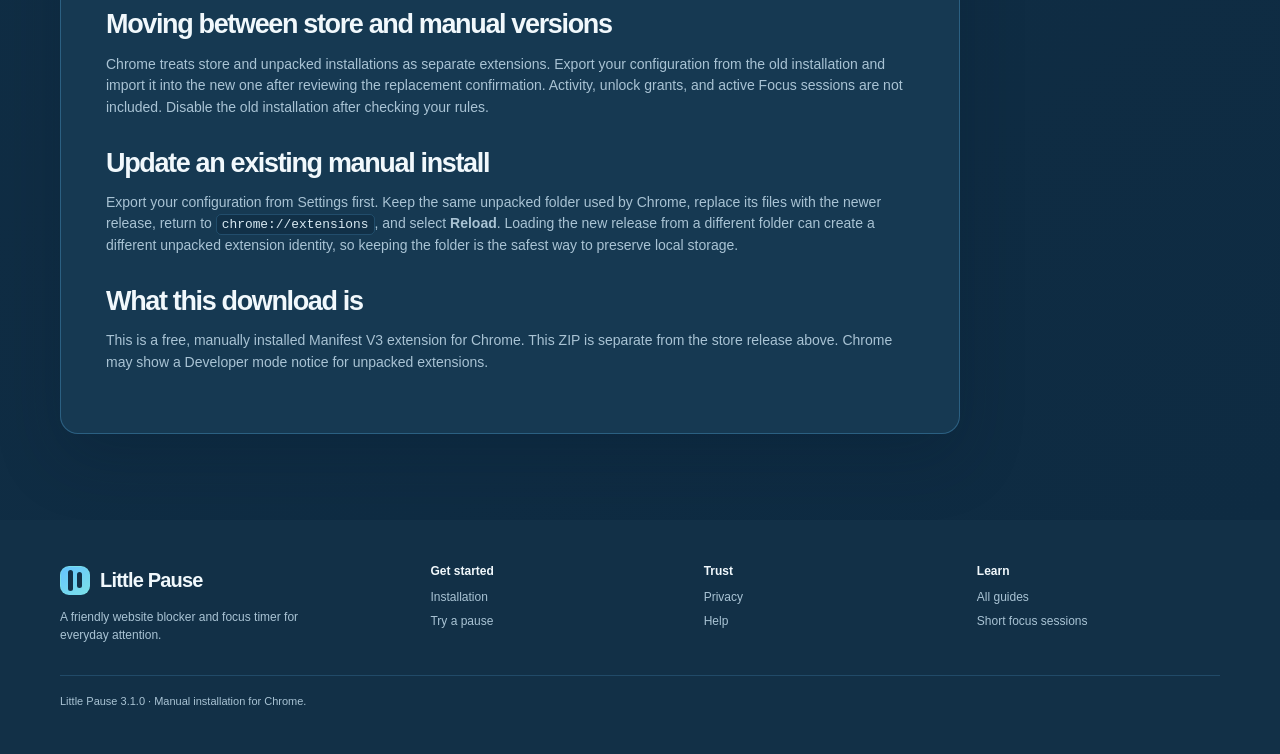
<file: docs/install.html>
<!doctype html>
<html lang="en-US" class="no-js">
  <head>
    <meta charset="utf-8">
    <meta name="viewport" content="width=device-width, initial-scale=1">
    <meta name="theme-color" content="#123047">
    <title>Install Little Pause for Chrome | Free Website Blocker</title>
    <meta name="description" content="Install the published Talk to Unlock Chrome extension or try the newer Little Pause 3.1.0 manual build. Compare versions and follow the setup steps.">
    <link rel="canonical" href="https://stiwarilbj.github.io/Talk_To_Unlock/install.html">
    <link rel="icon" type="image/png" sizes="128x128" href="assets/favicon.png">
    <link rel="apple-touch-icon" href="assets/favicon.png">
    <link rel="manifest" href="site.webmanifest">
    <meta property="og:site_name" content="Little Pause"><meta property="og:type" content="website"><meta property="og:title" content="Install Little Pause for Chrome"><meta property="og:description" content="Choose the published Talk to Unlock store release or the Little Pause 3.1.0 manual build."><meta property="og:url" content="https://stiwarilbj.github.io/Talk_To_Unlock/install.html"><meta property="og:image" content="https://stiwarilbj.github.io/Talk_To_Unlock/assets/og-image.png"><meta property="og:image:type" content="image/png"><meta property="og:image:width" content="1200"><meta property="og:image:height" content="630"><meta property="og:image:alt" content="Little Pause logo and the message A little pause. More room for what matters.">
    <meta name="twitter:card" content="summary_large_image"><meta name="twitter:title" content="Install Little Pause for Chrome"><meta name="twitter:description" content="Chrome Web Store and manual installation options for the Little Pause project."><meta name="twitter:image" content="https://stiwarilbj.github.io/Talk_To_Unlock/assets/og-image.png">
    <link rel="stylesheet" href="styles.css">
    <script type="application/ld+json">{"@context":"https://schema.org","@type":"BreadcrumbList","itemListElement":[{"@type":"ListItem","position":1,"name":"Little Pause","item":"https://stiwarilbj.github.io/Talk_To_Unlock/"},{"@type":"ListItem","position":2,"name":"Install","item":"https://stiwarilbj.github.io/Talk_To_Unlock/install.html"}]}</script>
  </head>
  <body class="no-js">
    <script>document.body.classList.remove('no-js');</script>
    <a class="skip-link" href="#main-content">Skip to content</a>
    <header class="site-header"><div class="container nav-wrap"><a class="brand" href="./"><span class="brand-mark" aria-hidden="true"><i></i><i></i></span><span>Little Pause</span></a><button class="nav-toggle" type="button" data-nav-toggle aria-expanded="false" aria-controls="site-nav">Menu</button><nav class="site-nav" id="site-nav" data-site-nav aria-label="Main navigation"><a href="install.html">Install</a><a href="guides/">Guides</a><a href="help.html">Help</a><a href="privacy.html">Privacy</a><a href="https://github.com/stiwarilbj/Talk_To_Unlock">Source</a></nav></div></header>
    <main id="main-content" class="page-main"><div class="container"><nav class="breadcrumbs" aria-label="Breadcrumb"><a href="./">Little Pause</a><span aria-hidden="true">›</span><span aria-current="page">Install</span></nav><p class="kicker">Start with a little pause</p><h1>Install Little Pause in Chrome.</h1><p class="page-lede">Choose the published Chrome Web Store release, currently called Talk to Unlock, or the newer Little Pause manual build. They are two versions of the same project.</p><section class="content-card" aria-labelledby="store-release"><h2 id="store-release">Chrome Web Store: Talk to Unlock 3.0.1</h2><p>The published store release includes website rules, optional voice checks, timed pauses, and Focus sessions. It uses the previous name and interface. The Little Pause screenshots and walkthroughs on this website show version 3.1.0.</p><p><a class="button" href="https://chromewebstore.google.com/detail/talk-to-unlock-%E2%80%94-voice-fo/beadkilijapfmijnjllnmfjiglbocobb">Open Chrome Web Store</a></p><ol><li>Open the listing and check that the developer is Shantanu Tiwari, offered by Gitchub.</li><li>Select <strong>Add to Chrome</strong> and review Chrome’s permission prompt.</li><li>Pin Talk to Unlock, open its settings, and choose the websites and rule methods you want.</li></ol><p>For the simplified Little Pause interface, use the manual build below. Avoid running both versions on the same sites, as their blockers can overlap.</p></section><div class="content-card"><h2>Manual download: Little Pause 3.1.0</h2><div class="download-panel"><div><strong>Little Pause 3.1.0</strong><p>Manual Chrome build · local-first · no account required</p></div><a class="button" href="downloads/little-pause-3.1.0.zip" download>Download ZIP</a></div><h2>Load the extension</h2><ol><li>Download the ZIP above and unzip it somewhere easy to find. Select the extracted folder that contains <code>manifest.json</code>, not the ZIP itself.</li><li>Open <code>chrome://extensions</code> in a Chrome tab.</li><li>Turn on <strong>Developer mode</strong> in the top-right corner.</li><li>Choose <strong>Load unpacked</strong>, then select the extracted Little Pause folder.</li><li>Pin Little Pause from Chrome’s extensions menu so the pause and Focus timer are close by.</li></ol><div class="callout"><strong>First use:</strong> Little Pause starts with no preset sites. Open the popup, choose the sites you want help with, confirm the pause method, and try the short demonstration. Nothing is silently enabled for a fresh install.</div><h2>After installation</h2><p>Use the popup for protection status, the 25-, 50-, or custom-minute Focus timer, and your site list. Open <strong>My sites</strong> for schedules, daily limits, cooldowns, voice effort, timed fallback, and Focus behavior.</p><p>Need a hand? Visit <a href="help.html">Help</a>, read <a href="guides/pause-before-opening-websites.html">how to pause before opening a distracting website</a>, or browse the <a href="guides/">practical guides</a>.</p><h2>Moving between store and manual versions</h2><p>Chrome treats store and unpacked installations as separate extensions. Export your configuration from the old installation and import it into the new one after reviewing the replacement confirmation. Activity, unlock grants, and active Focus sessions are not included. Disable the old installation after checking your rules.</p><h2>Update an existing manual install</h2><p>Export your configuration from Settings first. Keep the same unpacked folder used by Chrome, replace its files with the newer release, return to <code>chrome://extensions</code>, and select <strong>Reload</strong>. Loading the new release from a different folder can create a different unpacked extension identity, so keeping the folder is the safest way to preserve local storage.</p><h2>What this download is</h2><p>This is a free, manually installed Manifest V3 extension for Chrome. This ZIP is separate from the store release above. Chrome may show a Developer mode notice for unpacked extensions.</p></div></div></main>
    <footer class="site-footer"><div class="container"><div class="footer-grid"><div><a class="brand" href="./"><span class="brand-mark" aria-hidden="true"><i></i><i></i></span><span>Little Pause</span></a><p class="footer-note">A friendly website blocker and focus timer for everyday attention.</p></div><div class="footer-column"><h2>Get started</h2><a href="install.html">Installation</a><a href="./#demo">Try a pause</a></div><div class="footer-column"><h2>Trust</h2><a href="privacy.html">Privacy</a><a href="help.html">Help</a></div><div class="footer-column"><h2>Learn</h2><a href="guides/">All guides</a><a href="guides/short-focus-sessions.html">Short focus sessions</a></div></div><div class="footer-bottom">Little Pause 3.1.0 · Manual installation for Chrome.</div></div></footer>
    <script src="script.js"></script>
  </body>
</html>
</file>
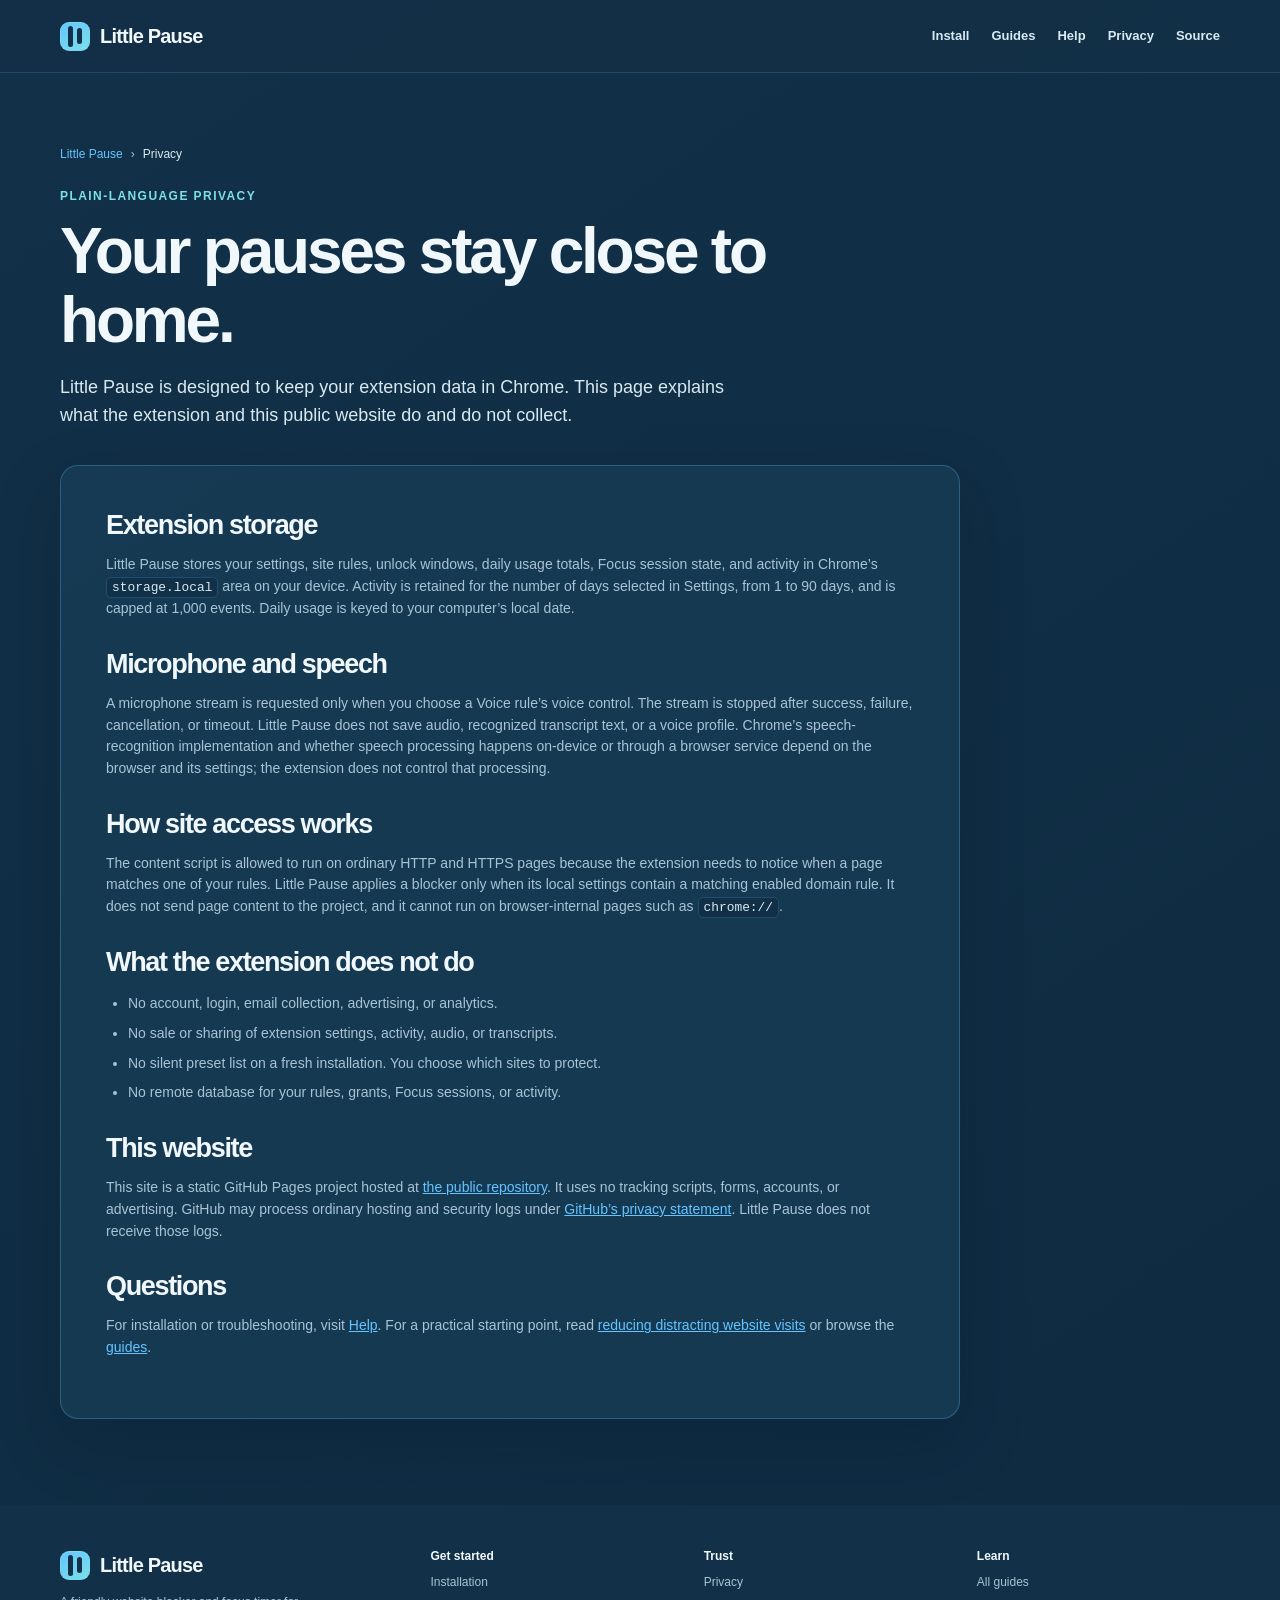
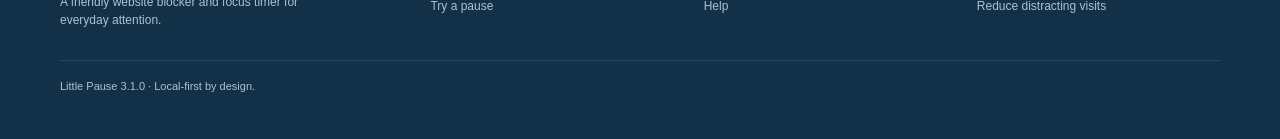
<file: docs/privacy.html>
<!doctype html>
<html lang="en-US" class="no-js">
  <head>
    <meta charset="utf-8">
    <meta name="viewport" content="width=device-width, initial-scale=1">
    <meta name="theme-color" content="#123047">
    <title>Little Pause Privacy | Local-First Website Blocking</title>
    <meta name="description" content="Read how Little Pause handles extension settings, activity, microphone access, browser speech processing, and GitHub Pages hosting logs.">
    <link rel="canonical" href="https://stiwarilbj.github.io/Talk_To_Unlock/privacy.html">
    <link rel="icon" type="image/png" sizes="128x128" href="assets/favicon.png">
    <link rel="apple-touch-icon" href="assets/favicon.png">
    <link rel="manifest" href="site.webmanifest">
    <meta property="og:site_name" content="Little Pause"><meta property="og:type" content="website"><meta property="og:title" content="Little Pause Privacy"><meta property="og:description" content="Little Pause keeps extension settings and activity local and does not use accounts or tracking scripts."><meta property="og:url" content="https://stiwarilbj.github.io/Talk_To_Unlock/privacy.html"><meta property="og:image" content="https://stiwarilbj.github.io/Talk_To_Unlock/assets/og-image.png"><meta property="og:image:type" content="image/png"><meta property="og:image:width" content="1200"><meta property="og:image:height" content="630"><meta property="og:image:alt" content="Little Pause logo and the message A little pause. More room for what matters.">
    <meta name="twitter:card" content="summary_large_image"><meta name="twitter:title" content="Little Pause Privacy"><meta name="twitter:description" content="How Little Pause handles local extension data and website hosting logs."><meta name="twitter:image" content="https://stiwarilbj.github.io/Talk_To_Unlock/assets/og-image.png">
    <link rel="stylesheet" href="styles.css">
    <script type="application/ld+json">{"@context":"https://schema.org","@type":"BreadcrumbList","itemListElement":[{"@type":"ListItem","position":1,"name":"Little Pause","item":"https://stiwarilbj.github.io/Talk_To_Unlock/"},{"@type":"ListItem","position":2,"name":"Privacy","item":"https://stiwarilbj.github.io/Talk_To_Unlock/privacy.html"}]}</script>
  </head>
  <body class="no-js">
    <script>document.body.classList.remove('no-js');</script>
    <a class="skip-link" href="#main-content">Skip to content</a>
    <header class="site-header"><div class="container nav-wrap"><a class="brand" href="./"><span class="brand-mark" aria-hidden="true"><i></i><i></i></span><span>Little Pause</span></a><button class="nav-toggle" type="button" data-nav-toggle aria-expanded="false" aria-controls="site-nav">Menu</button><nav class="site-nav" id="site-nav" data-site-nav aria-label="Main navigation"><a href="install.html">Install</a><a href="guides/">Guides</a><a href="help.html">Help</a><a href="privacy.html">Privacy</a><a href="https://github.com/stiwarilbj/Talk_To_Unlock">Source</a></nav></div></header>
    <main id="main-content" class="page-main"><div class="container"><nav class="breadcrumbs" aria-label="Breadcrumb"><a href="./">Little Pause</a><span aria-hidden="true">›</span><span aria-current="page">Privacy</span></nav><p class="kicker">Plain-language privacy</p><h1>Your pauses stay close to home.</h1><p class="page-lede">Little Pause is designed to keep your extension data in Chrome. This page explains what the extension and this public website do and do not collect.</p><article class="content-card"><h2>Extension storage</h2><p>Little Pause stores your settings, site rules, unlock windows, daily usage totals, Focus session state, and activity in Chrome’s <code>storage.local</code> area on your device. Activity is retained for the number of days selected in Settings, from 1 to 90 days, and is capped at 1,000 events. Daily usage is keyed to your computer’s local date.</p><h2>Microphone and speech</h2><p>A microphone stream is requested only when you choose a Voice rule’s voice control. The stream is stopped after success, failure, cancellation, or timeout. Little Pause does not save audio, recognized transcript text, or a voice profile. Chrome’s speech-recognition implementation and whether speech processing happens on-device or through a browser service depend on the browser and its settings; the extension does not control that processing.</p><h2>How site access works</h2><p>The content script is allowed to run on ordinary HTTP and HTTPS pages because the extension needs to notice when a page matches one of your rules. Little Pause applies a blocker only when its local settings contain a matching enabled domain rule. It does not send page content to the project, and it cannot run on browser-internal pages such as <code>chrome://</code>.</p><h2>What the extension does not do</h2><ul><li>No account, login, email collection, advertising, or analytics.</li><li>No sale or sharing of extension settings, activity, audio, or transcripts.</li><li>No silent preset list on a fresh installation. You choose which sites to protect.</li><li>No remote database for your rules, grants, Focus sessions, or activity.</li></ul><h2>This website</h2><p>This site is a static GitHub Pages project hosted at <a href="https://github.com/stiwarilbj/Talk_To_Unlock">the public repository</a>. It uses no tracking scripts, forms, accounts, or advertising. GitHub may process ordinary hosting and security logs under <a href="https://docs.github.com/en/site-policy/privacy-policies/github-privacy-statement">GitHub’s privacy statement</a>. Little Pause does not receive those logs.</p><h2>Questions</h2><p>For installation or troubleshooting, visit <a href="help.html">Help</a>. For a practical starting point, read <a href="guides/reduce-scrolling.html">reducing distracting website visits</a> or browse the <a href="guides/">guides</a>.</p></article></div></main>
    <footer class="site-footer"><div class="container"><div class="footer-grid"><div><a class="brand" href="./"><span class="brand-mark" aria-hidden="true"><i></i><i></i></span><span>Little Pause</span></a><p class="footer-note">A friendly website blocker and focus timer for everyday attention.</p></div><div class="footer-column"><h2>Get started</h2><a href="install.html">Installation</a><a href="./#demo">Try a pause</a></div><div class="footer-column"><h2>Trust</h2><a href="privacy.html">Privacy</a><a href="help.html">Help</a></div><div class="footer-column"><h2>Learn</h2><a href="guides/">All guides</a><a href="guides/reduce-scrolling.html">Reduce distracting visits</a></div></div><div class="footer-bottom">Little Pause 3.1.0 · Local-first by design.</div></div></footer>
    <script src="script.js"></script>
  </body>
</html>
</file>
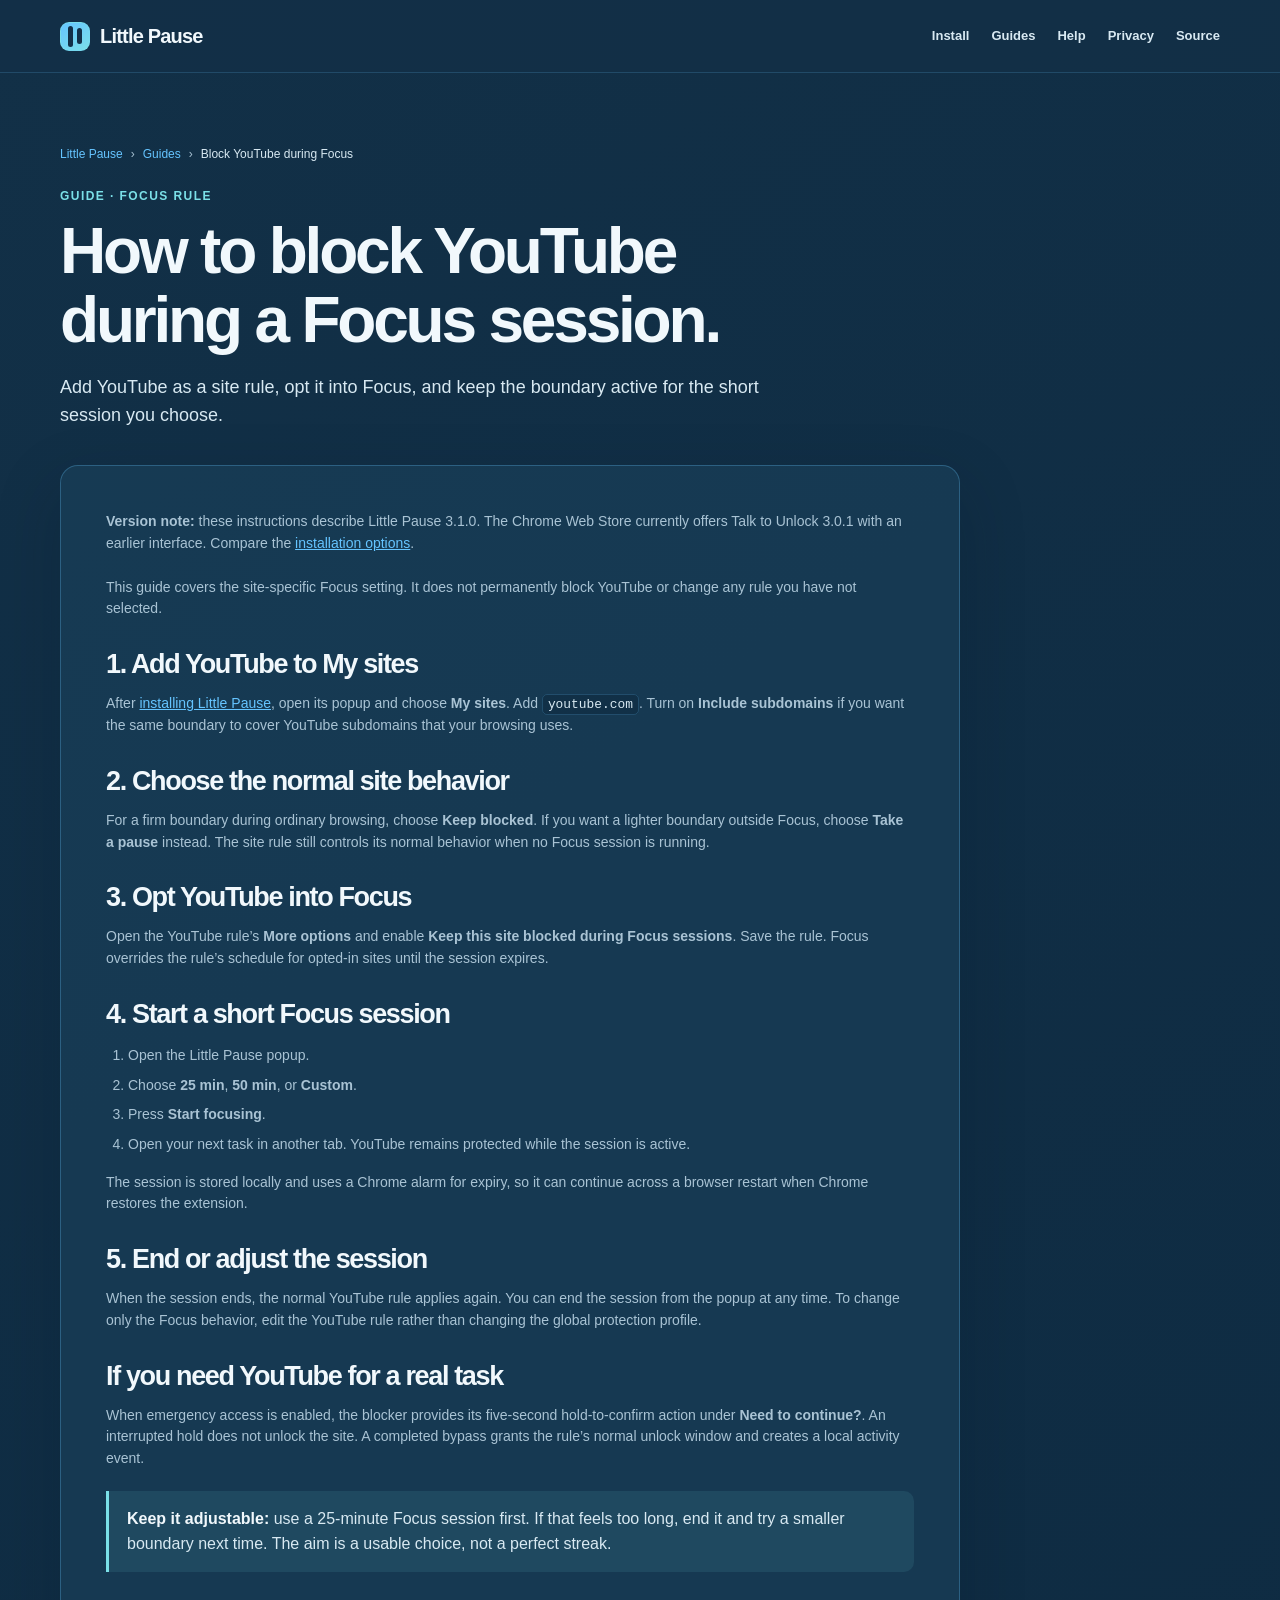
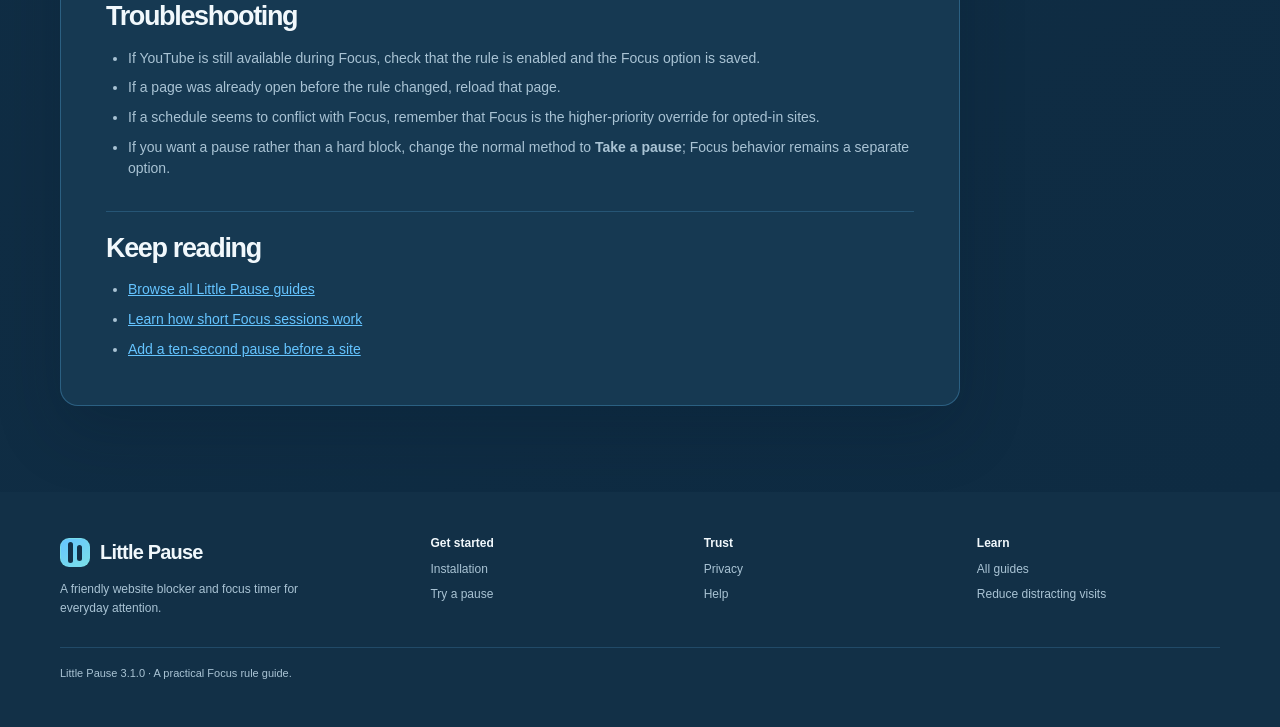
<file: docs/guides/block-youtube-during-focus.html>
<!doctype html>
<html lang="en-US" class="no-js">
  <head>
    <meta charset="utf-8">
    <meta name="viewport" content="width=device-width, initial-scale=1">
    <meta name="theme-color" content="#123047">
    <title>How to Block YouTube During a Focus Session | Little Pause</title>
    <meta name="description" content="Learn how to keep YouTube blocked during a 25-, 50-, or custom-minute Focus session with a site-specific Little Pause rule.">
    <link rel="canonical" href="https://stiwarilbj.github.io/Talk_To_Unlock/guides/block-youtube-during-focus.html">
    <link rel="icon" type="image/png" sizes="128x128" href="../assets/favicon.png">
    <link rel="apple-touch-icon" href="../assets/favicon.png">
    <link rel="manifest" href="../site.webmanifest">
    <meta property="og:site_name" content="Little Pause"><meta property="og:type" content="article"><meta property="og:title" content="How to Block YouTube During a Focus Session"><meta property="og:description" content="A site-specific setup for keeping YouTube closed during a Little Pause Focus session."><meta property="og:url" content="https://stiwarilbj.github.io/Talk_To_Unlock/guides/block-youtube-during-focus.html"><meta property="og:image" content="https://stiwarilbj.github.io/Talk_To_Unlock/assets/og-image.png"><meta property="og:image:type" content="image/png"><meta property="og:image:width" content="1200"><meta property="og:image:height" content="630"><meta property="og:image:alt" content="Little Pause logo and the message A little pause. More room for what matters.">
    <meta name="twitter:card" content="summary_large_image"><meta name="twitter:title" content="How to Block YouTube During a Focus Session"><meta name="twitter:description" content="Keep YouTube protected during a short Focus session."><meta name="twitter:image" content="https://stiwarilbj.github.io/Talk_To_Unlock/assets/og-image.png">
    <link rel="stylesheet" href="../styles.css">
    <script type="application/ld+json">{"@context":"https://schema.org","@type":"BreadcrumbList","itemListElement":[{"@type":"ListItem","position":1,"name":"Little Pause","item":"https://stiwarilbj.github.io/Talk_To_Unlock/"},{"@type":"ListItem","position":2,"name":"Guides","item":"https://stiwarilbj.github.io/Talk_To_Unlock/guides/"},{"@type":"ListItem","position":3,"name":"Block YouTube during Focus","item":"https://stiwarilbj.github.io/Talk_To_Unlock/guides/block-youtube-during-focus.html"}]}</script>
  </head>
  <body class="no-js">
    <script>document.body.classList.remove('no-js');</script>
    <a class="skip-link" href="#main-content">Skip to content</a>
    <header class="site-header"><div class="container nav-wrap"><a class="brand" href="../"><span class="brand-mark" aria-hidden="true"><i></i><i></i></span><span>Little Pause</span></a><button class="nav-toggle" type="button" data-nav-toggle aria-expanded="false" aria-controls="site-nav">Menu</button><nav class="site-nav" id="site-nav" data-site-nav aria-label="Main navigation"><a href="../install.html">Install</a><a href="./">Guides</a><a href="../help.html">Help</a><a href="../privacy.html">Privacy</a><a href="https://github.com/stiwarilbj/Talk_To_Unlock">Source</a></nav></div></header>
    <main id="main-content" class="page-main"><div class="container"><nav class="breadcrumbs" aria-label="Breadcrumb"><a href="../">Little Pause</a><span aria-hidden="true">›</span><a href="./">Guides</a><span aria-hidden="true">›</span><span aria-current="page">Block YouTube during Focus</span></nav><p class="kicker">Guide · Focus rule</p><h1>How to block YouTube during a Focus session.</h1><p class="page-lede">Add YouTube as a site rule, opt it into Focus, and keep the boundary active for the short session you choose.</p><article class="content-card"><p class="article-note"><strong>Version note:</strong> these instructions describe Little Pause 3.1.0. The Chrome Web Store currently offers Talk to Unlock 3.0.1 with an earlier interface. Compare the <a href="../install.html">installation options</a>.</p><p class="article-note">This guide covers the site-specific Focus setting. It does not permanently block YouTube or change any rule you have not selected.</p><h2>1. Add YouTube to My sites</h2><p>After <a href="../install.html">installing Little Pause</a>, open its popup and choose <strong>My sites</strong>. Add <code>youtube.com</code>. Turn on <strong>Include subdomains</strong> if you want the same boundary to cover YouTube subdomains that your browsing uses.</p><h2>2. Choose the normal site behavior</h2><p>For a firm boundary during ordinary browsing, choose <strong>Keep blocked</strong>. If you want a lighter boundary outside Focus, choose <strong>Take a pause</strong> instead. The site rule still controls its normal behavior when no Focus session is running.</p><h2>3. Opt YouTube into Focus</h2><p>Open the YouTube rule’s <strong>More options</strong> and enable <strong>Keep this site blocked during Focus sessions</strong>. Save the rule. Focus overrides the rule’s schedule for opted-in sites until the session expires.</p><h2>4. Start a short Focus session</h2><ol><li>Open the Little Pause popup.</li><li>Choose <strong>25 min</strong>, <strong>50 min</strong>, or <strong>Custom</strong>.</li><li>Press <strong>Start focusing</strong>.</li><li>Open your next task in another tab. YouTube remains protected while the session is active.</li></ol><p>The session is stored locally and uses a Chrome alarm for expiry, so it can continue across a browser restart when Chrome restores the extension.</p><h2>5. End or adjust the session</h2><p>When the session ends, the normal YouTube rule applies again. You can end the session from the popup at any time. To change only the Focus behavior, edit the YouTube rule rather than changing the global protection profile.</p><h2>If you need YouTube for a real task</h2><p>When emergency access is enabled, the blocker provides its five-second hold-to-confirm action under <strong>Need to continue?</strong>. An interrupted hold does not unlock the site. A completed bypass grants the rule’s normal unlock window and creates a local activity event.</p><div class="callout"><strong>Keep it adjustable:</strong> use a 25-minute Focus session first. If that feels too long, end it and try a smaller boundary next time. The aim is a usable choice, not a perfect streak.</div><h2>Troubleshooting</h2><ul><li>If YouTube is still available during Focus, check that the rule is enabled and the Focus option is saved.</li><li>If a page was already open before the rule changed, reload that page.</li><li>If a schedule seems to conflict with Focus, remember that Focus is the higher-priority override for opted-in sites.</li><li>If you want a pause rather than a hard block, change the normal method to <strong>Take a pause</strong>; Focus behavior remains a separate option.</li></ul><div class="related-links"><h2>Keep reading</h2><ul><li><a href="./">Browse all Little Pause guides</a></li><li><a href="short-focus-sessions.html">Learn how short Focus sessions work</a></li><li><a href="pause-before-opening-websites.html">Add a ten-second pause before a site</a></li></ul></div></article></div></main>
    <footer class="site-footer"><div class="container"><div class="footer-grid"><div><a class="brand" href="../"><span class="brand-mark" aria-hidden="true"><i></i><i></i></span><span>Little Pause</span></a><p class="footer-note">A friendly website blocker and focus timer for everyday attention.</p></div><div class="footer-column"><h2>Get started</h2><a href="../install.html">Installation</a><a href="../#demo">Try a pause</a></div><div class="footer-column"><h2>Trust</h2><a href="../privacy.html">Privacy</a><a href="../help.html">Help</a></div><div class="footer-column"><h2>Learn</h2><a href="./">All guides</a><a href="reduce-scrolling.html">Reduce distracting visits</a></div></div><div class="footer-bottom">Little Pause 3.1.0 · A practical Focus rule guide.</div></div></footer>
    <script src="../script.js"></script>
  </body>
</html>
</file>
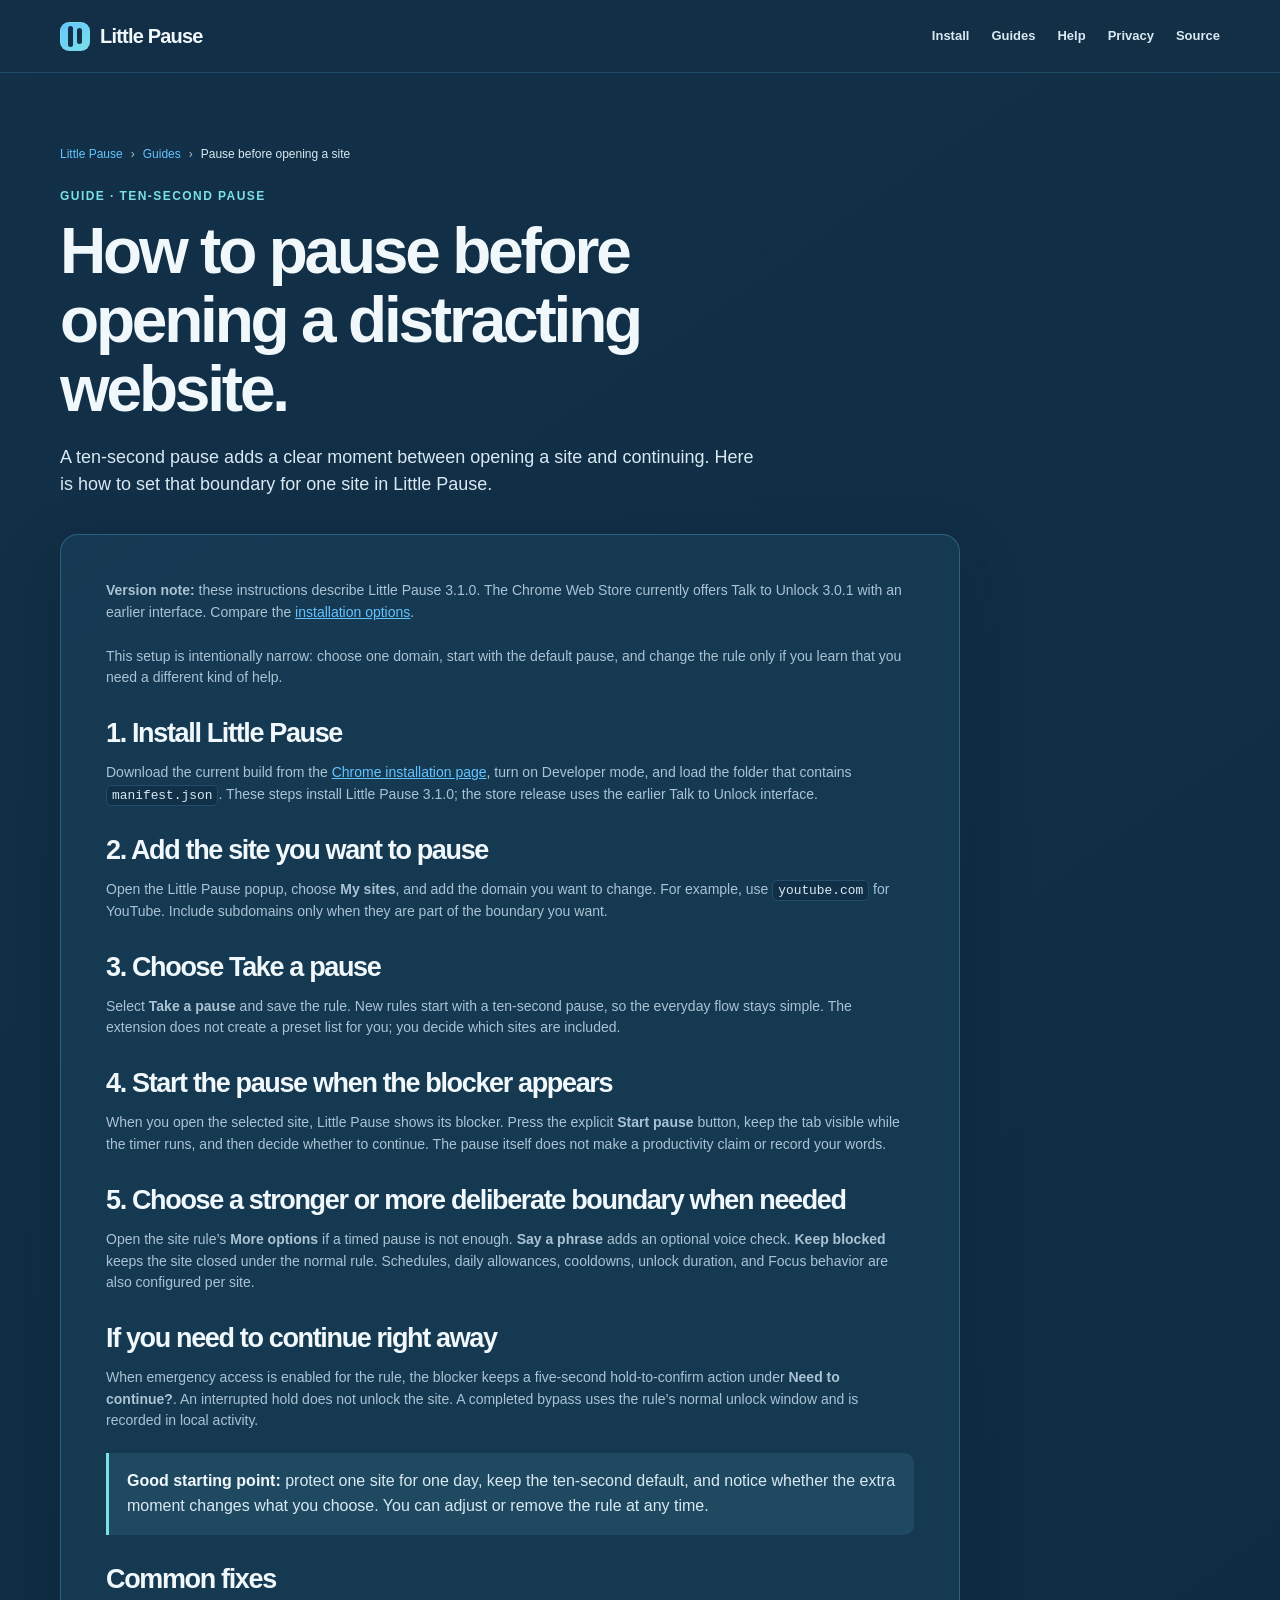
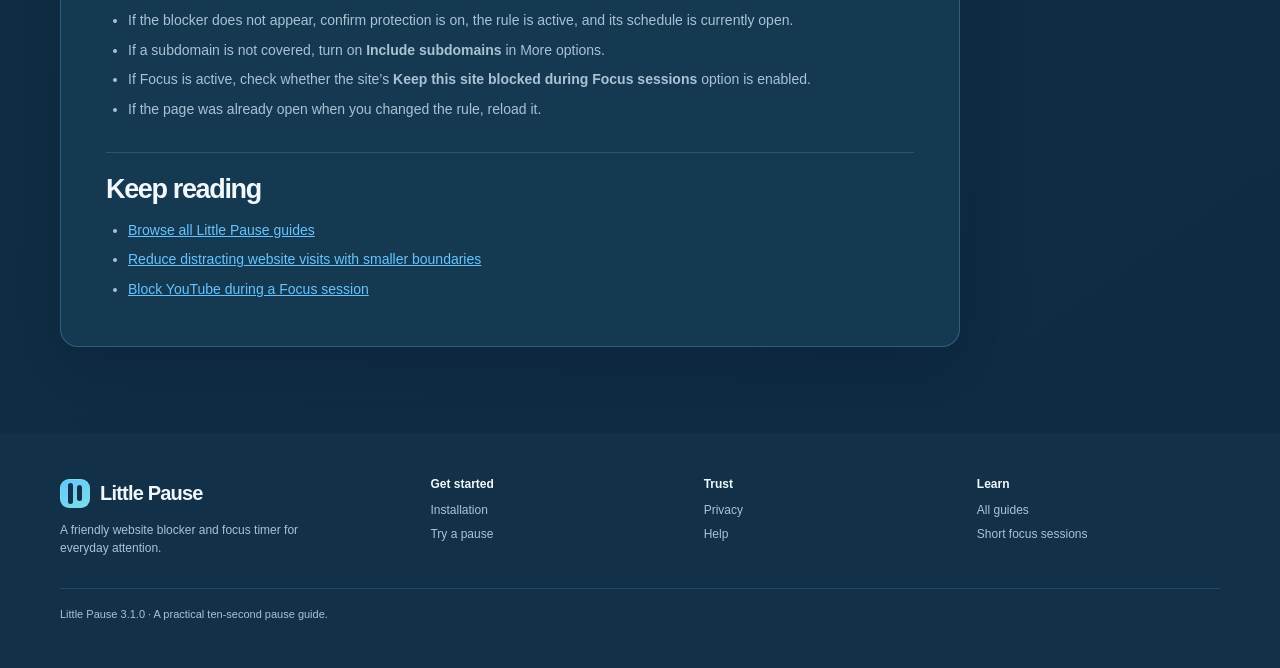
<file: docs/guides/pause-before-opening-websites.html>
<!doctype html>
<html lang="en-US" class="no-js">
  <head>
    <meta charset="utf-8">
    <meta name="viewport" content="width=device-width, initial-scale=1">
    <meta name="theme-color" content="#123047">
    <title>How to Pause Before Opening Distracting Websites | Little Pause</title>
    <meta name="description" content="Set up a ten-second pause before opening a distracting website with Little Pause, then adjust the rule with voice, schedules, or a firm block.">
    <link rel="canonical" href="https://stiwarilbj.github.io/Talk_To_Unlock/guides/pause-before-opening-websites.html">
    <link rel="icon" type="image/png" sizes="128x128" href="../assets/favicon.png">
    <link rel="apple-touch-icon" href="../assets/favicon.png">
    <link rel="manifest" href="../site.webmanifest">
    <meta property="og:site_name" content="Little Pause"><meta property="og:type" content="article"><meta property="og:title" content="How to Pause Before Opening Distracting Websites"><meta property="og:description" content="A step-by-step setup for a ten-second pause before a selected website."><meta property="og:url" content="https://stiwarilbj.github.io/Talk_To_Unlock/guides/pause-before-opening-websites.html"><meta property="og:image" content="https://stiwarilbj.github.io/Talk_To_Unlock/assets/og-image.png"><meta property="og:image:type" content="image/png"><meta property="og:image:width" content="1200"><meta property="og:image:height" content="630"><meta property="og:image:alt" content="Little Pause logo and the message A little pause. More room for what matters.">
    <meta name="twitter:card" content="summary_large_image"><meta name="twitter:title" content="How to Pause Before Opening Distracting Websites"><meta name="twitter:description" content="Set up a friendly ten-second pause before a selected site."><meta name="twitter:image" content="https://stiwarilbj.github.io/Talk_To_Unlock/assets/og-image.png">
    <link rel="stylesheet" href="../styles.css">
    <script type="application/ld+json">{"@context":"https://schema.org","@type":"BreadcrumbList","itemListElement":[{"@type":"ListItem","position":1,"name":"Little Pause","item":"https://stiwarilbj.github.io/Talk_To_Unlock/"},{"@type":"ListItem","position":2,"name":"Guides","item":"https://stiwarilbj.github.io/Talk_To_Unlock/guides/"},{"@type":"ListItem","position":3,"name":"Pause before opening a site","item":"https://stiwarilbj.github.io/Talk_To_Unlock/guides/pause-before-opening-websites.html"}]}</script>
  </head>
  <body class="no-js">
    <script>document.body.classList.remove('no-js');</script>
    <a class="skip-link" href="#main-content">Skip to content</a>
    <header class="site-header"><div class="container nav-wrap"><a class="brand" href="../"><span class="brand-mark" aria-hidden="true"><i></i><i></i></span><span>Little Pause</span></a><button class="nav-toggle" type="button" data-nav-toggle aria-expanded="false" aria-controls="site-nav">Menu</button><nav class="site-nav" id="site-nav" data-site-nav aria-label="Main navigation"><a href="../install.html">Install</a><a href="./">Guides</a><a href="../help.html">Help</a><a href="../privacy.html">Privacy</a><a href="https://github.com/stiwarilbj/Talk_To_Unlock">Source</a></nav></div></header>
    <main id="main-content" class="page-main"><div class="container"><nav class="breadcrumbs" aria-label="Breadcrumb"><a href="../">Little Pause</a><span aria-hidden="true">›</span><a href="./">Guides</a><span aria-hidden="true">›</span><span aria-current="page">Pause before opening a site</span></nav><p class="kicker">Guide · Ten-second pause</p><h1>How to pause before opening a distracting website.</h1><p class="page-lede">A ten-second pause adds a clear moment between opening a site and continuing. Here is how to set that boundary for one site in Little Pause.</p><article class="content-card"><p class="article-note"><strong>Version note:</strong> these instructions describe Little Pause 3.1.0. The Chrome Web Store currently offers Talk to Unlock 3.0.1 with an earlier interface. Compare the <a href="../install.html">installation options</a>.</p><p class="article-note">This setup is intentionally narrow: choose one domain, start with the default pause, and change the rule only if you learn that you need a different kind of help.</p><h2>1. Install Little Pause</h2><p>Download the current build from the <a href="../install.html">Chrome installation page</a>, turn on Developer mode, and load the folder that contains <code>manifest.json</code>. These steps install Little Pause 3.1.0; the store release uses the earlier Talk to Unlock interface.</p><h2>2. Add the site you want to pause</h2><p>Open the Little Pause popup, choose <strong>My sites</strong>, and add the domain you want to change. For example, use <code>youtube.com</code> for YouTube. Include subdomains only when they are part of the boundary you want.</p><h2>3. Choose Take a pause</h2><p>Select <strong>Take a pause</strong> and save the rule. New rules start with a ten-second pause, so the everyday flow stays simple. The extension does not create a preset list for you; you decide which sites are included.</p><h2>4. Start the pause when the blocker appears</h2><p>When you open the selected site, Little Pause shows its blocker. Press the explicit <strong>Start pause</strong> button, keep the tab visible while the timer runs, and then decide whether to continue. The pause itself does not make a productivity claim or record your words.</p><h2>5. Choose a stronger or more deliberate boundary when needed</h2><p>Open the site rule’s <strong>More options</strong> if a timed pause is not enough. <strong>Say a phrase</strong> adds an optional voice check. <strong>Keep blocked</strong> keeps the site closed under the normal rule. Schedules, daily allowances, cooldowns, unlock duration, and Focus behavior are also configured per site.</p><h2>If you need to continue right away</h2><p>When emergency access is enabled for the rule, the blocker keeps a five-second hold-to-confirm action under <strong>Need to continue?</strong>. An interrupted hold does not unlock the site. A completed bypass uses the rule’s normal unlock window and is recorded in local activity.</p><div class="callout"><strong>Good starting point:</strong> protect one site for one day, keep the ten-second default, and notice whether the extra moment changes what you choose. You can adjust or remove the rule at any time.</div><h2>Common fixes</h2><ul><li>If the blocker does not appear, confirm protection is on, the rule is active, and its schedule is currently open.</li><li>If a subdomain is not covered, turn on <strong>Include subdomains</strong> in More options.</li><li>If Focus is active, check whether the site’s <strong>Keep this site blocked during Focus sessions</strong> option is enabled.</li><li>If the page was already open when you changed the rule, reload it.</li></ul><div class="related-links"><h2>Keep reading</h2><ul><li><a href="./">Browse all Little Pause guides</a></li><li><a href="reduce-scrolling.html">Reduce distracting website visits with smaller boundaries</a></li><li><a href="block-youtube-during-focus.html">Block YouTube during a Focus session</a></li></ul></div></article></div></main>
    <footer class="site-footer"><div class="container"><div class="footer-grid"><div><a class="brand" href="../"><span class="brand-mark" aria-hidden="true"><i></i><i></i></span><span>Little Pause</span></a><p class="footer-note">A friendly website blocker and focus timer for everyday attention.</p></div><div class="footer-column"><h2>Get started</h2><a href="../install.html">Installation</a><a href="../#demo">Try a pause</a></div><div class="footer-column"><h2>Trust</h2><a href="../privacy.html">Privacy</a><a href="../help.html">Help</a></div><div class="footer-column"><h2>Learn</h2><a href="./">All guides</a><a href="short-focus-sessions.html">Short focus sessions</a></div></div><div class="footer-bottom">Little Pause 3.1.0 · A practical ten-second pause guide.</div></div></footer>
    <script src="../script.js"></script>
  </body>
</html>
</file>
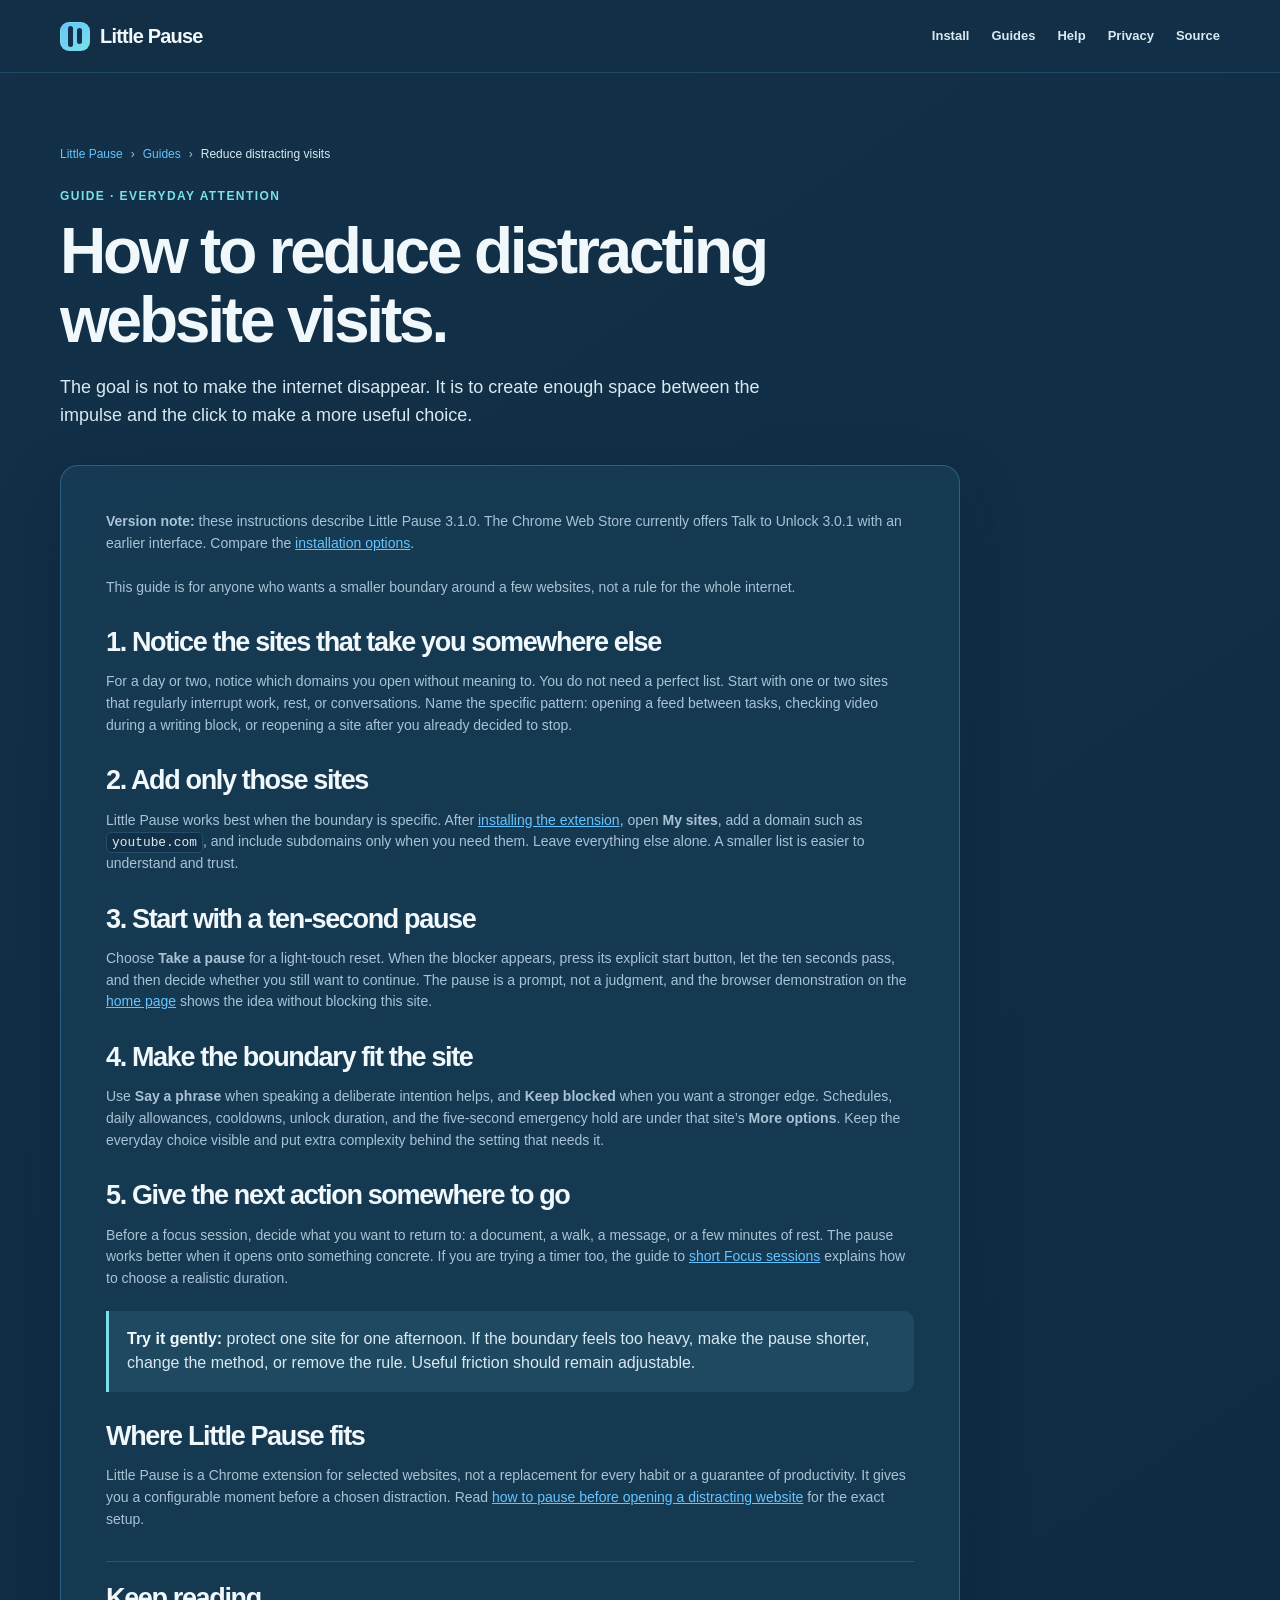
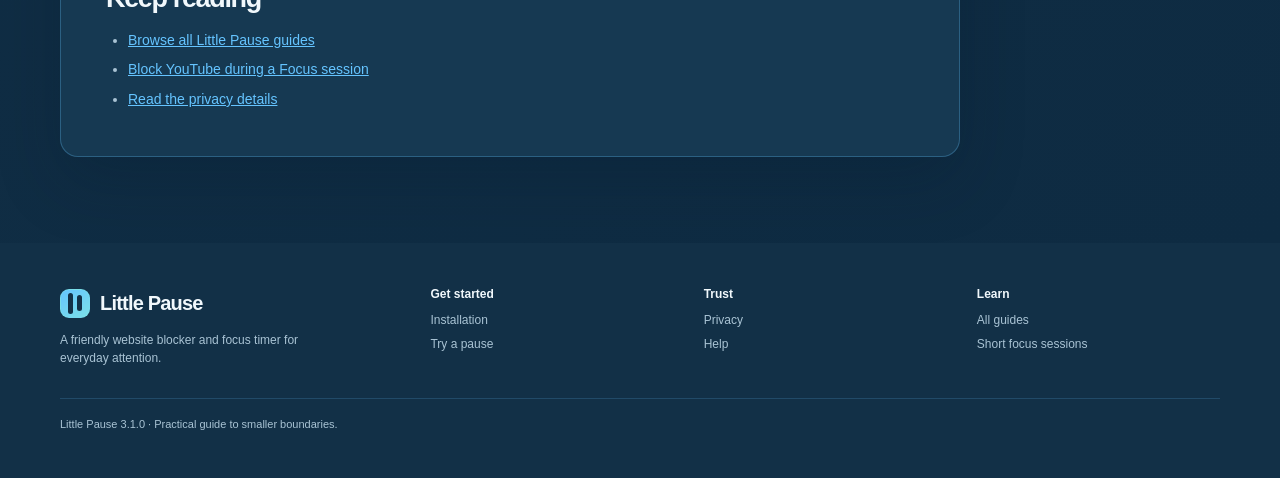
<file: docs/guides/reduce-scrolling.html>
<!doctype html>
<html lang="en-US" class="no-js">
  <head>
    <meta charset="utf-8">
    <meta name="viewport" content="width=device-width, initial-scale=1">
    <meta name="theme-color" content="#123047">
    <title>How to Reduce Distracting Website Visits | Little Pause</title>
    <meta name="description" content="Learn how to reduce distracting website visits with selected site rules, a ten-second pause, and adjustable boundaries in Little Pause.">
    <link rel="canonical" href="https://stiwarilbj.github.io/Talk_To_Unlock/guides/reduce-scrolling.html">
    <link rel="icon" type="image/png" sizes="128x128" href="../assets/favicon.png">
    <link rel="apple-touch-icon" href="../assets/favicon.png">
    <link rel="manifest" href="../site.webmanifest">
    <meta property="og:site_name" content="Little Pause"><meta property="og:type" content="article"><meta property="og:title" content="How to Reduce Distracting Website Visits"><meta property="og:description" content="Practical, low-pressure ways to add a pause before distracting website visits."><meta property="og:url" content="https://stiwarilbj.github.io/Talk_To_Unlock/guides/reduce-scrolling.html"><meta property="og:image" content="https://stiwarilbj.github.io/Talk_To_Unlock/assets/og-image.png"><meta property="og:image:type" content="image/png"><meta property="og:image:width" content="1200"><meta property="og:image:height" content="630"><meta property="og:image:alt" content="Little Pause logo and the message A little pause. More room for what matters.">
    <meta name="twitter:card" content="summary_large_image"><meta name="twitter:title" content="How to Reduce Distracting Website Visits"><meta name="twitter:description" content="Practical ways to add a pause before scrolling distractions."><meta name="twitter:image" content="https://stiwarilbj.github.io/Talk_To_Unlock/assets/og-image.png">
    <link rel="stylesheet" href="../styles.css">
    <script type="application/ld+json">{"@context":"https://schema.org","@type":"BreadcrumbList","itemListElement":[{"@type":"ListItem","position":1,"name":"Little Pause","item":"https://stiwarilbj.github.io/Talk_To_Unlock/"},{"@type":"ListItem","position":2,"name":"Guides","item":"https://stiwarilbj.github.io/Talk_To_Unlock/guides/"},{"@type":"ListItem","position":3,"name":"Reduce distracting website visits","item":"https://stiwarilbj.github.io/Talk_To_Unlock/guides/reduce-scrolling.html"}]}</script>
  </head>
  <body class="no-js">
    <script>document.body.classList.remove('no-js');</script>
    <a class="skip-link" href="#main-content">Skip to content</a>
    <header class="site-header"><div class="container nav-wrap"><a class="brand" href="../"><span class="brand-mark" aria-hidden="true"><i></i><i></i></span><span>Little Pause</span></a><button class="nav-toggle" type="button" data-nav-toggle aria-expanded="false" aria-controls="site-nav">Menu</button><nav class="site-nav" id="site-nav" data-site-nav aria-label="Main navigation"><a href="../install.html">Install</a><a href="./">Guides</a><a href="../help.html">Help</a><a href="../privacy.html">Privacy</a><a href="https://github.com/stiwarilbj/Talk_To_Unlock">Source</a></nav></div></header>
    <main id="main-content" class="page-main"><div class="container"><nav class="breadcrumbs" aria-label="Breadcrumb"><a href="../">Little Pause</a><span aria-hidden="true">›</span><a href="./">Guides</a><span aria-hidden="true">›</span><span aria-current="page">Reduce distracting visits</span></nav><p class="kicker">Guide · Everyday attention</p><h1>How to reduce distracting website visits.</h1><p class="page-lede">The goal is not to make the internet disappear. It is to create enough space between the impulse and the click to make a more useful choice.</p><article class="content-card"><p class="article-note"><strong>Version note:</strong> these instructions describe Little Pause 3.1.0. The Chrome Web Store currently offers Talk to Unlock 3.0.1 with an earlier interface. Compare the <a href="../install.html">installation options</a>.</p><p class="article-note">This guide is for anyone who wants a smaller boundary around a few websites, not a rule for the whole internet.</p><h2>1. Notice the sites that take you somewhere else</h2><p>For a day or two, notice which domains you open without meaning to. You do not need a perfect list. Start with one or two sites that regularly interrupt work, rest, or conversations. Name the specific pattern: opening a feed between tasks, checking video during a writing block, or reopening a site after you already decided to stop.</p><h2>2. Add only those sites</h2><p>Little Pause works best when the boundary is specific. After <a href="../install.html">installing the extension</a>, open <strong>My sites</strong>, add a domain such as <code>youtube.com</code>, and include subdomains only when you need them. Leave everything else alone. A smaller list is easier to understand and trust.</p><h2>3. Start with a ten-second pause</h2><p>Choose <strong>Take a pause</strong> for a light-touch reset. When the blocker appears, press its explicit start button, let the ten seconds pass, and then decide whether you still want to continue. The pause is a prompt, not a judgment, and the browser demonstration on the <a href="../">home page</a> shows the idea without blocking this site.</p><h2>4. Make the boundary fit the site</h2><p>Use <strong>Say a phrase</strong> when speaking a deliberate intention helps, and <strong>Keep blocked</strong> when you want a stronger edge. Schedules, daily allowances, cooldowns, unlock duration, and the five-second emergency hold are under that site’s <strong>More options</strong>. Keep the everyday choice visible and put extra complexity behind the setting that needs it.</p><h2>5. Give the next action somewhere to go</h2><p>Before a focus session, decide what you want to return to: a document, a walk, a message, or a few minutes of rest. The pause works better when it opens onto something concrete. If you are trying a timer too, the guide to <a href="short-focus-sessions.html">short Focus sessions</a> explains how to choose a realistic duration.</p><div class="callout"><strong>Try it gently:</strong> protect one site for one afternoon. If the boundary feels too heavy, make the pause shorter, change the method, or remove the rule. Useful friction should remain adjustable.</div><h2>Where Little Pause fits</h2><p>Little Pause is a Chrome extension for selected websites, not a replacement for every habit or a guarantee of productivity. It gives you a configurable moment before a chosen distraction. Read <a href="pause-before-opening-websites.html">how to pause before opening a distracting website</a> for the exact setup.</p><div class="related-links"><h2>Keep reading</h2><ul><li><a href="./">Browse all Little Pause guides</a></li><li><a href="block-youtube-during-focus.html">Block YouTube during a Focus session</a></li><li><a href="../privacy.html">Read the privacy details</a></li></ul></div></article></div></main>
    <footer class="site-footer"><div class="container"><div class="footer-grid"><div><a class="brand" href="../"><span class="brand-mark" aria-hidden="true"><i></i><i></i></span><span>Little Pause</span></a><p class="footer-note">A friendly website blocker and focus timer for everyday attention.</p></div><div class="footer-column"><h2>Get started</h2><a href="../install.html">Installation</a><a href="../#demo">Try a pause</a></div><div class="footer-column"><h2>Trust</h2><a href="../privacy.html">Privacy</a><a href="../help.html">Help</a></div><div class="footer-column"><h2>Learn</h2><a href="./">All guides</a><a href="short-focus-sessions.html">Short focus sessions</a></div></div><div class="footer-bottom">Little Pause 3.1.0 · Practical guide to smaller boundaries.</div></div></footer>
    <script src="../script.js"></script>
  </body>
</html>
</file>
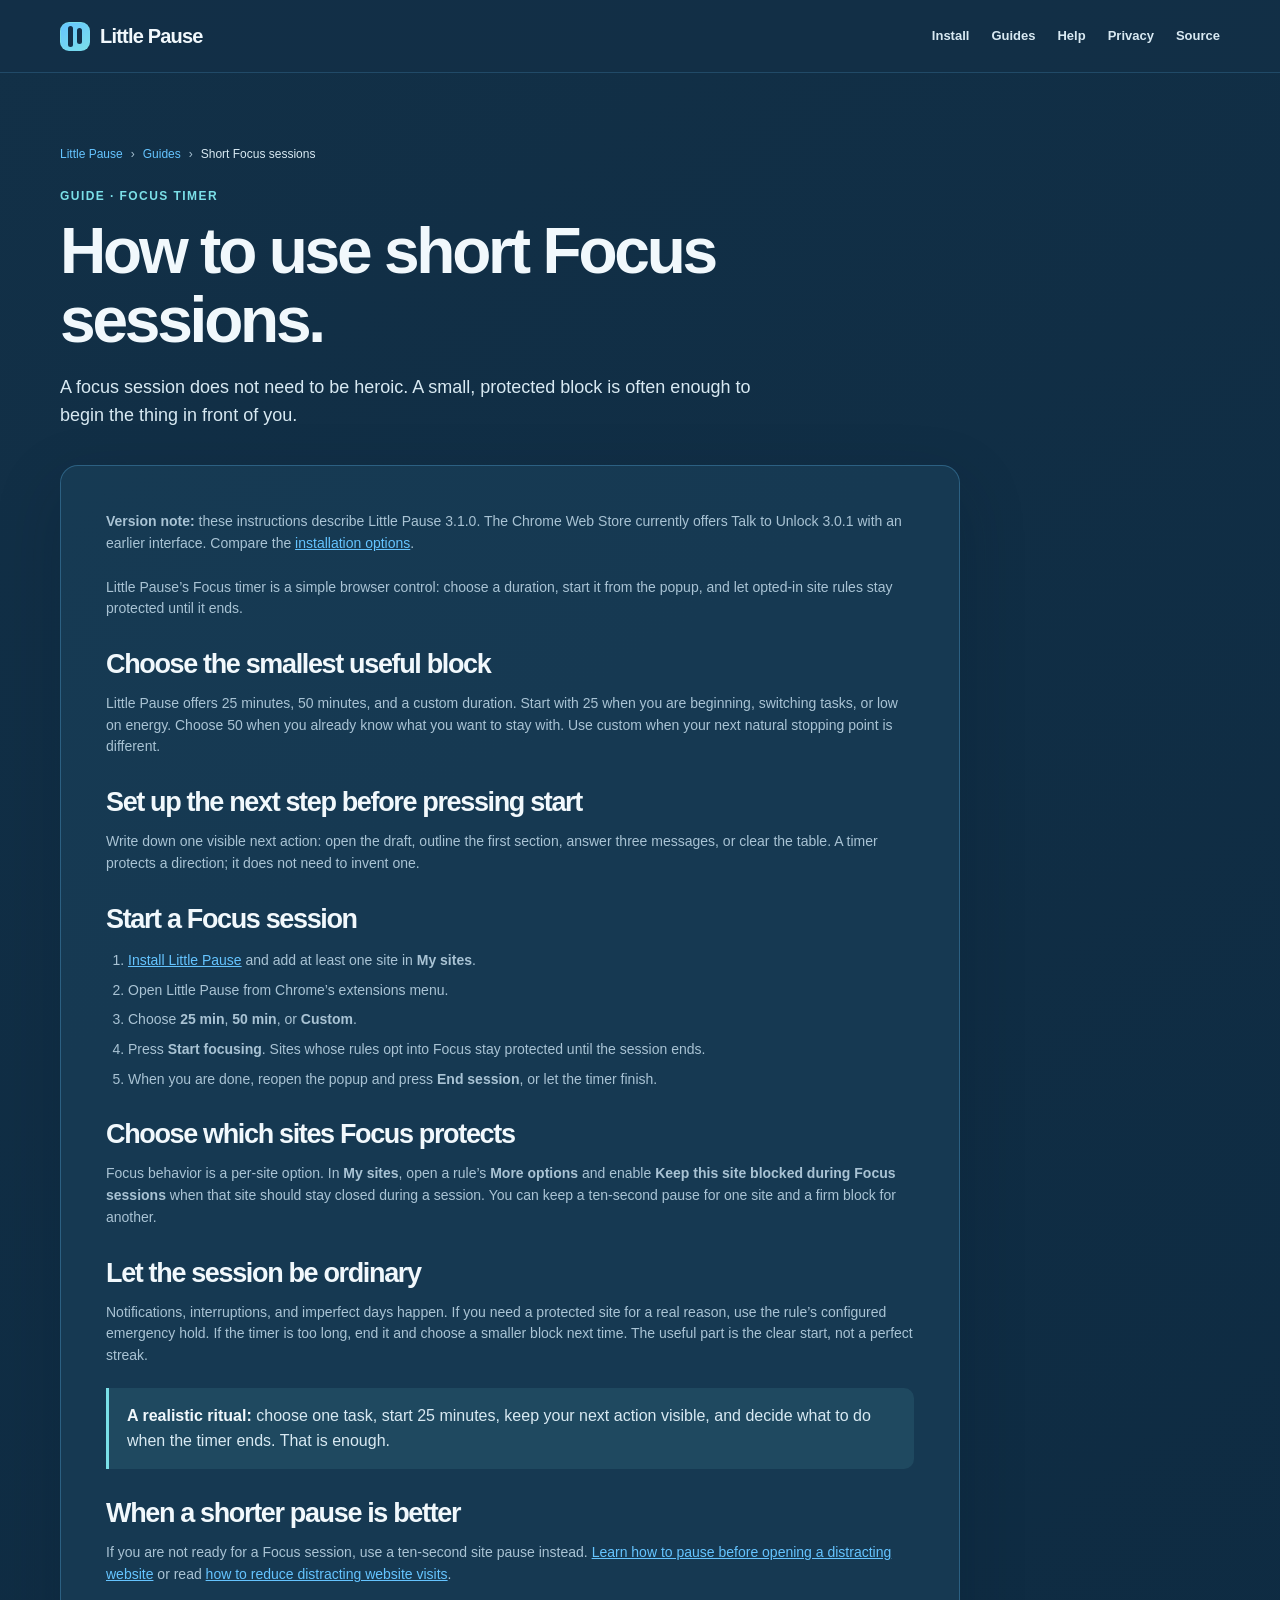
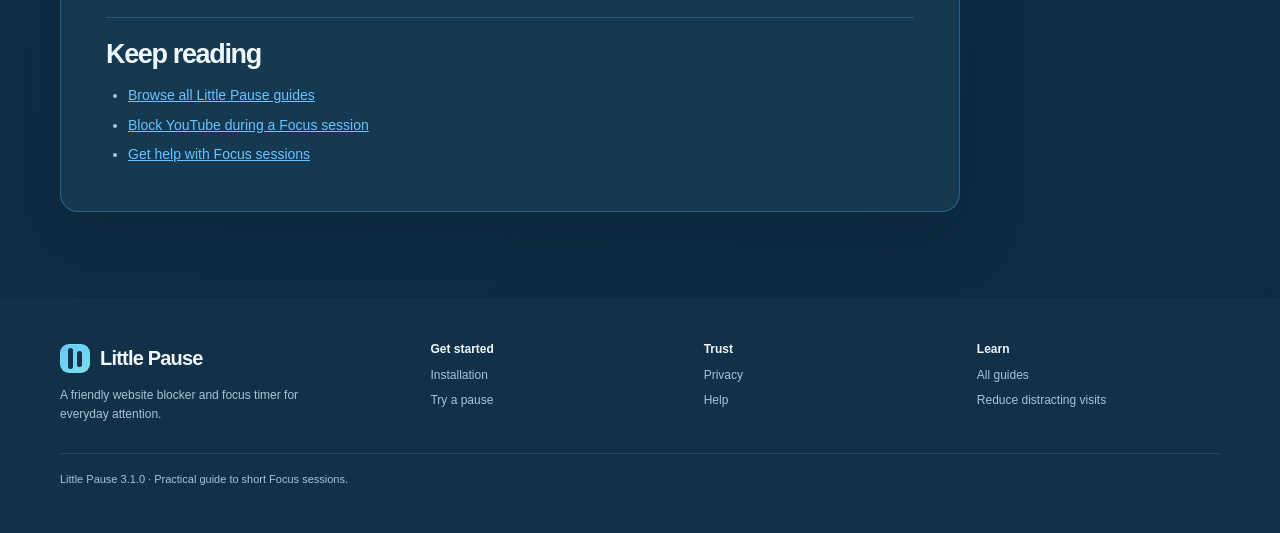
<file: docs/guides/short-focus-sessions.html>
<!doctype html>
<html lang="en-US" class="no-js">
  <head>
    <meta charset="utf-8">
    <meta name="viewport" content="width=device-width, initial-scale=1">
    <meta name="theme-color" content="#123047">
    <title>How to Use Short Focus Sessions | Little Pause</title>
    <meta name="description" content="Learn how to use 25-minute, 50-minute, and custom focus sessions to protect a realistic block of attention with Little Pause.">
    <link rel="canonical" href="https://stiwarilbj.github.io/Talk_To_Unlock/guides/short-focus-sessions.html">
    <link rel="icon" type="image/png" sizes="128x128" href="../assets/favicon.png">
    <link rel="apple-touch-icon" href="../assets/favicon.png">
    <link rel="manifest" href="../site.webmanifest">
    <meta property="og:site_name" content="Little Pause"><meta property="og:type" content="article"><meta property="og:title" content="How to Use Short Focus Sessions"><meta property="og:description" content="A practical guide to making short, realistic Focus sessions easier to start and finish."><meta property="og:url" content="https://stiwarilbj.github.io/Talk_To_Unlock/guides/short-focus-sessions.html"><meta property="og:image" content="https://stiwarilbj.github.io/Talk_To_Unlock/assets/og-image.png"><meta property="og:image:type" content="image/png"><meta property="og:image:width" content="1200"><meta property="og:image:height" content="630"><meta property="og:image:alt" content="Little Pause logo and the message A little pause. More room for what matters.">
    <meta name="twitter:card" content="summary_large_image"><meta name="twitter:title" content="How to Use Short Focus Sessions"><meta name="twitter:description" content="Make short focus sessions easier to begin and finish."><meta name="twitter:image" content="https://stiwarilbj.github.io/Talk_To_Unlock/assets/og-image.png">
    <link rel="stylesheet" href="../styles.css">
    <script type="application/ld+json">{"@context":"https://schema.org","@type":"BreadcrumbList","itemListElement":[{"@type":"ListItem","position":1,"name":"Little Pause","item":"https://stiwarilbj.github.io/Talk_To_Unlock/"},{"@type":"ListItem","position":2,"name":"Guides","item":"https://stiwarilbj.github.io/Talk_To_Unlock/guides/"},{"@type":"ListItem","position":3,"name":"Short Focus sessions","item":"https://stiwarilbj.github.io/Talk_To_Unlock/guides/short-focus-sessions.html"}]}</script>
  </head>
  <body class="no-js">
    <script>document.body.classList.remove('no-js');</script>
    <a class="skip-link" href="#main-content">Skip to content</a>
    <header class="site-header"><div class="container nav-wrap"><a class="brand" href="../"><span class="brand-mark" aria-hidden="true"><i></i><i></i></span><span>Little Pause</span></a><button class="nav-toggle" type="button" data-nav-toggle aria-expanded="false" aria-controls="site-nav">Menu</button><nav class="site-nav" id="site-nav" data-site-nav aria-label="Main navigation"><a href="../install.html">Install</a><a href="./">Guides</a><a href="../help.html">Help</a><a href="../privacy.html">Privacy</a><a href="https://github.com/stiwarilbj/Talk_To_Unlock">Source</a></nav></div></header>
    <main id="main-content" class="page-main"><div class="container"><nav class="breadcrumbs" aria-label="Breadcrumb"><a href="../">Little Pause</a><span aria-hidden="true">›</span><a href="./">Guides</a><span aria-hidden="true">›</span><span aria-current="page">Short Focus sessions</span></nav><p class="kicker">Guide · Focus timer</p><h1>How to use short Focus sessions.</h1><p class="page-lede">A focus session does not need to be heroic. A small, protected block is often enough to begin the thing in front of you.</p><article class="content-card"><p class="article-note"><strong>Version note:</strong> these instructions describe Little Pause 3.1.0. The Chrome Web Store currently offers Talk to Unlock 3.0.1 with an earlier interface. Compare the <a href="../install.html">installation options</a>.</p><p class="article-note">Little Pause’s Focus timer is a simple browser control: choose a duration, start it from the popup, and let opted-in site rules stay protected until it ends.</p><h2>Choose the smallest useful block</h2><p>Little Pause offers 25 minutes, 50 minutes, and a custom duration. Start with 25 when you are beginning, switching tasks, or low on energy. Choose 50 when you already know what you want to stay with. Use custom when your next natural stopping point is different.</p><h2>Set up the next step before pressing start</h2><p>Write down one visible next action: open the draft, outline the first section, answer three messages, or clear the table. A timer protects a direction; it does not need to invent one.</p><h2>Start a Focus session</h2><ol><li><a href="../install.html">Install Little Pause</a> and add at least one site in <strong>My sites</strong>.</li><li>Open Little Pause from Chrome’s extensions menu.</li><li>Choose <strong>25 min</strong>, <strong>50 min</strong>, or <strong>Custom</strong>.</li><li>Press <strong>Start focusing</strong>. Sites whose rules opt into Focus stay protected until the session ends.</li><li>When you are done, reopen the popup and press <strong>End session</strong>, or let the timer finish.</li></ol><h2>Choose which sites Focus protects</h2><p>Focus behavior is a per-site option. In <strong>My sites</strong>, open a rule’s <strong>More options</strong> and enable <strong>Keep this site blocked during Focus sessions</strong> when that site should stay closed during a session. You can keep a ten-second pause for one site and a firm block for another.</p><h2>Let the session be ordinary</h2><p>Notifications, interruptions, and imperfect days happen. If you need a protected site for a real reason, use the rule’s configured emergency hold. If the timer is too long, end it and choose a smaller block next time. The useful part is the clear start, not a perfect streak.</p><div class="callout"><strong>A realistic ritual:</strong> choose one task, start 25 minutes, keep your next action visible, and decide what to do when the timer ends. That is enough.</div><h2>When a shorter pause is better</h2><p>If you are not ready for a Focus session, use a ten-second site pause instead. <a href="pause-before-opening-websites.html">Learn how to pause before opening a distracting website</a> or read <a href="reduce-scrolling.html">how to reduce distracting website visits</a>.</p><div class="related-links"><h2>Keep reading</h2><ul><li><a href="./">Browse all Little Pause guides</a></li><li><a href="block-youtube-during-focus.html">Block YouTube during a Focus session</a></li><li><a href="../help.html">Get help with Focus sessions</a></li></ul></div></article></div></main>
    <footer class="site-footer"><div class="container"><div class="footer-grid"><div><a class="brand" href="../"><span class="brand-mark" aria-hidden="true"><i></i><i></i></span><span>Little Pause</span></a><p class="footer-note">A friendly website blocker and focus timer for everyday attention.</p></div><div class="footer-column"><h2>Get started</h2><a href="../install.html">Installation</a><a href="../#demo">Try a pause</a></div><div class="footer-column"><h2>Trust</h2><a href="../privacy.html">Privacy</a><a href="../help.html">Help</a></div><div class="footer-column"><h2>Learn</h2><a href="./">All guides</a><a href="reduce-scrolling.html">Reduce distracting visits</a></div></div><div class="footer-bottom">Little Pause 3.1.0 · Practical guide to short Focus sessions.</div></div></footer>
    <script src="../script.js"></script>
  </body>
</html>
</file>
<file: docs/styles.css>
:root {
  --navy: #123047;
  --denim: #193d56;
  --blue: #214a65;
  --border: #35617c;
  --sky: #65c4ff;
  --mint: #7be0e8;
  --text: #f1f8fc;
  --muted: #a9c3d4;
  --ink: #153b55;
  --paper: #f1f8fc;
  --paper-muted: #d8e9f2;
  --shadow: 0 24px 65px rgba(4, 24, 39, .22);
  font-family: ui-rounded, "SF Pro Rounded", "SF Pro Display", Inter, -apple-system, BlinkMacSystemFont, "Segoe UI", sans-serif;
  color: var(--text);
  background: var(--navy);
  font-synthesis: none;
  text-rendering: optimizeLegibility;
}

* { box-sizing: border-box; }
html { scroll-behavior: smooth; }
body { min-width: 320px; margin: 0; background: var(--paper); color: var(--ink); line-height: 1.55; }
body.no-js .js-only { display: none; }
a { color: inherit; }
button, input { font: inherit; }
button:focus-visible, a:focus-visible, summary:focus-visible { outline: 3px solid var(--sky); outline-offset: 4px; }
button:disabled { cursor: wait; opacity: .68; }
.skip-link { position: absolute; top: 8px; left: 8px; z-index: 10; padding: 8px 12px; border-radius: 8px; background: var(--sky); color: var(--navy); transform: translateY(-150%); }
.skip-link:focus { transform: translateY(0); }
.container { width: min(1160px, calc(100% - 40px)); margin: 0 auto; }
.site-header { position: absolute; inset: 0 0 auto; z-index: 4; border-bottom: 1px solid rgba(101,196,255,.18); background: rgba(18,48,71,.72); }
.nav-wrap { display: flex; align-items: center; justify-content: space-between; min-height: 72px; }
.brand { display: inline-flex; align-items: center; gap: 10px; color: var(--text); text-decoration: none; font-size: 20px; font-weight: 800; letter-spacing: -.04em; }
.brand-mark { display: flex; align-items: center; gap: 4px; height: 29px; padding: 3px 7px; border: 1px solid rgba(123,224,232,.62); border-radius: 9px; background: linear-gradient(145deg,var(--sky),var(--mint)); }
.brand-mark i { display: block; width: 5px; height: 21px; border-radius: 99px; background: var(--navy); }
.brand-mark i + i { height: 16px; }
.site-nav { display: flex; align-items: center; gap: 22px; }
.site-nav a { color: var(--paper-muted); font-size: 13px; font-weight: 720; text-decoration: none; }
.site-nav a:hover { color: var(--text); }
.nav-toggle { display: none; min-height: 36px; padding: 0 10px; border: 1px solid var(--border); border-radius: 9px; background: transparent; color: var(--text); }

.hero { position: relative; overflow: hidden; min-height: 690px; padding: 164px 0 92px; background: radial-gradient(circle at 80% 30%, rgba(101,196,255,.2), transparent 30%), linear-gradient(145deg,#123047 0%,#0d2940 100%); }
.hero::after { position: absolute; right: -8%; bottom: -84px; left: -8%; height: 160px; border-radius: 50% 50% 0 0; background: var(--paper); content: ''; }
.hero-grid { position: relative; z-index: 1; display: grid; grid-template-columns: minmax(0, .9fr) minmax(420px, 1.1fr); align-items: center; gap: 56px; }
.kicker { margin: 0 0 12px; color: var(--mint); font-size: 12px; font-weight: 820; letter-spacing: .12em; text-transform: uppercase; }
.kicker.light { color: #126b80; }
h1, h2, h3 { line-height: 1.08; letter-spacing: -.05em; }
h1 { max-width: 600px; margin: 0; color: var(--text); font-size: clamp(44px, 7vw, 78px); }
.hero-copy { max-width: 510px; margin: 22px 0 0; color: var(--paper-muted); font-size: 19px; }
.button-row { display: flex; flex-wrap: wrap; gap: 11px; margin-top: 28px; }
.button { display: inline-flex; align-items: center; justify-content: center; gap: 9px; min-height: 46px; padding: 0 18px; border: 1px solid var(--sky); border-radius: 11px; background: var(--sky); color: var(--navy); font-size: 14px; font-weight: 800; text-decoration: none; cursor: pointer; box-shadow: 0 9px 22px rgba(17,125,190,.2); }
.button:hover { background: #83d2ff; }
.button.ghost { background: transparent; color: var(--sky); box-shadow: none; }
.button.ghost:hover { background: rgba(101,196,255,.1); }
.button.mint { border-color: var(--mint); background: var(--mint); }
.micro-note { margin: 12px 0 0; color: var(--muted); font-size: 11px; }
.hero-art { position: relative; width: 100%; min-width: 0; min-height: 420px; }
.browser-frame { position: relative; margin-left: auto; right: 0; bottom: 2px; width: min(530px,100%); overflow: hidden; border: 1px solid rgba(101,196,255,.4); border-radius: 18px; background: var(--paper); box-shadow: var(--shadow); transform: rotate(2deg); }
.browser-bar { display: flex; align-items: center; gap: 7px; height: 34px; padding: 0 13px; border-bottom: 1px solid #d7e6ee; background: #f8fcfe; }
.browser-dot { width: 8px; height: 8px; border-radius: 50%; background: #bed1dc; }
.browser-url { flex: 1; height: 18px; margin-left: 7px; border: 1px solid #d7e6ee; border-radius: 99px; background: #edf6fa; }
.browser-page { display: grid; grid-template-columns: minmax(0,44fr) minmax(0,56fr); align-items: center; min-height: 382px; padding: 26px; gap: 15px; background: linear-gradient(145deg,#eef9fc,#fff); }
.browser-copy p { margin: 0; color: var(--ink); font-size: 11px; font-weight: 750; }
.browser-copy h2 { margin: 8px 0; color: var(--navy); font-size: 29px; }
.browser-copy span { color: #50728a; font-size: 11px; }
.browser-button { display: inline-flex; align-items: center; gap: 6px; margin-top: 18px; padding: 8px 11px; border-radius: 8px; background: var(--sky); color: var(--navy); font-size: 10px; font-weight: 800; }
.popup-shot { display: block; width: 100%; height: auto; border: 1px solid #b8d8e8; border-radius: 13px; box-shadow: 0 13px 28px rgba(23,71,101,.18); }
.hero-mascot { position: absolute; bottom: 13px; left: -10px; display: flex; align-items: center; justify-content: center; gap: 10px; width: 116px; height: 116px; border: 3px solid var(--navy); border-radius: 38px 38px 45px 45px; background: linear-gradient(145deg,var(--sky),var(--mint)); box-shadow: 0 14px 0 rgba(5,27,43,.25); transform: rotate(-7deg); }
.hero-mascot span { width: 12px; height: 28px; border-radius: 99px; background: var(--navy); }
.hero-mascot i { position: absolute; bottom: 26px; left: 50%; width: 31px; height: 13px; border-bottom: 4px solid var(--navy); border-radius: 0 0 99px 99px; transform: translateX(-50%); }

.workflow { padding: 48px 0 52px; background: var(--paper); }
.workflow-grid { display: grid; grid-template-columns: repeat(3,1fr); gap: 0; }
.workflow-step { position: relative; display: grid; grid-template-columns: 55px minmax(0,1fr); gap: 15px; padding: 10px 30px; }
.workflow-step + .workflow-step::before { position: absolute; top: 38px; left: -12px; width: 24px; height: 1px; background: var(--border); content: ''; }
.round-icon { display: grid; place-items: center; width: 49px; height: 49px; border: 1px solid #a6d8ef; border-radius: 50%; background: #dcf3fc; color: var(--ink); font-weight: 900; }
.workflow-step h3 { margin: 1px 0 5px; font-size: 17px; }
.workflow-step p { margin: 0; color: #4c697c; font-size: 12px; line-height: 1.45; }

.section { padding: 88px 0; }
.section.blue { background: var(--navy); color: var(--text); }
.section.blue h2, .section.blue h3 { color: var(--text); }
.section.blue .section-lede { color: var(--muted); }
.section-heading { max-width: 680px; margin: 0 auto 36px; text-align: center; }
.section-heading h2 { margin: 0; color: var(--navy); font-size: clamp(31px,5vw,48px); }
.section-lede { margin: 13px auto 0; color: #4c697c; font-size: 16px; }
.comparison { background: #e8f5fb; }
.comparison-grid { display: grid; grid-template-columns: repeat(3,1fr); gap: 14px; }
.comparison-card { padding: 23px; border: 1px solid #bfe0ed; border-radius: 15px; background: #fff; }
.comparison-card h3 { margin: 0 0 8px; color: var(--navy); font-size: 18px; }
.comparison-card p { margin: 0; color: #4c697c; font-size: 13px; }
.comparison-card strong { color: #236788; }
.promise-grid { display: grid; grid-template-columns: repeat(4,1fr); gap: 12px; }
.promise-card { padding: 21px; border: 1px solid #bfe0ed; border-radius: 15px; background: #fff; }
.promise-card .round-icon { width: 37px; height: 37px; margin-bottom: 18px; background: #eefaff; color: #169eb3; font-size: 12px; }
.promise-card h3 { margin: 0 0 7px; color: var(--navy); font-size: 16px; }
.promise-card p { margin: 0; color: #4c697c; font-size: 12px; line-height: 1.5; }
.section.blue .promise-card { border-color: rgba(101,196,255,.24); background: rgba(33,74,101,.72); }
.section.blue .promise-card h3 { color: var(--text); }
.section.blue .promise-card p { color: var(--muted); }

.demo-grid { display: grid; grid-template-columns: minmax(0,.82fr) minmax(0,1.18fr); align-items: center; gap: 55px; }
.demo-copy h2 { margin: 0; color: var(--text); font-size: clamp(32px,5vw,51px); }
.demo-copy p { color: var(--muted); font-size: 16px; }
.demo-card { padding: 26px; border: 1px solid rgba(101,196,255,.45); border-radius: 18px; background: linear-gradient(145deg,#1e4f6d,#173a54); box-shadow: var(--shadow); text-align: center; }
.demo-label { margin: 0; color: var(--mint); font-size: 11px; font-weight: 800; letter-spacing: .1em; text-transform: uppercase; }
.demo-card h3 { margin: 9px 0 2px; color: var(--text); font-size: 23px; }
.demo-card p { min-height: 50px; margin: 0 0 19px; color: var(--muted); font-size: 12px; }
.demo-clock { display: grid; place-items: center; width: 168px; height: 168px; margin: 0 auto 21px; border: 8px solid rgba(123,224,232,.45); border-top-color: var(--mint); border-radius: 50%; color: var(--text); font-size: 37px; font-weight: 800; letter-spacing: -.05em; }
.demo-clock small { display: block; margin-top: -4px; color: var(--muted); font-size: 11px; font-weight: 650; letter-spacing: 0; }
.demo-card .button { min-width: 210px; }
.demo-status { min-height: 20px; margin: 11px 0 0; color: var(--mint) !important; font-size: 11px !important; }

.screenshots { background: #e8f5fb; }
.shot-grid { display: grid; grid-template-columns: repeat(3,1fr); gap: 20px; }
.shot-card { margin: 0; }
.shot-card img { display: block; width: 100%; aspect-ratio: 1.48; object-fit: cover; object-position: top; border: 1px solid #bedce9; border-radius: 14px; background: #d9edf5; box-shadow: 0 15px 28px rgba(32,83,111,.12); }
.shot-card figcaption { margin-top: 11px; color: var(--ink); font-size: 13px; font-weight: 750; text-align: center; }

.guide-directory { display: grid; grid-template-columns: repeat(2,1fr); gap: 14px; max-width: 900px; margin: 35px 0 0; }
.guide-card { display: flex; flex-direction: column; min-height: 190px; padding: 22px; border: 1px solid rgba(101,196,255,.3); border-radius: 15px; background: var(--denim); }
.guide-card h2 { margin: 0 0 9px; color: var(--text); font-size: 21px; }
.guide-card p { margin: 0; color: var(--muted); font-size: 14px; }
.guide-card a { width: fit-content; margin-top: auto; padding-top: 18px; color: var(--sky); font-size: 13px; font-weight: 800; text-decoration: none; }
.guide-card a:hover { color: var(--mint); }
.center-link { margin: 27px 0 0; text-align: center; }
.center-link a { color: #1b6482; font-size: 13px; font-weight: 800; text-decoration: none; }
.center-link a:hover { color: #15516d; text-decoration: underline; }
.breadcrumbs { display: flex; flex-wrap: wrap; align-items: center; gap: 8px; margin: 0 0 23px; color: var(--muted); font-size: 12px; }
.breadcrumbs a { color: var(--sky); text-decoration: none; }
.breadcrumbs a:hover { color: var(--mint); }
.breadcrumbs [aria-current="page"] { color: var(--paper-muted); }
.article-note { margin: 0 0 22px; color: var(--paper-muted); font-size: 13px; }
.related-links { margin-top: 31px; padding-top: 22px; border-top: 1px solid rgba(101,196,255,.2); }
.related-links h2 { margin-top: 0; }
.related-links ul { margin-bottom: 0; }
.content-card code { padding: 2px 5px; border: 1px solid rgba(101,196,255,.2); border-radius: 5px; background: rgba(4,24,39,.26); color: var(--paper-muted); font-size: .92em; }

.faq { background: var(--paper); }
.faq-grid { display: grid; grid-template-columns: repeat(2,1fr); gap: 10px 16px; max-width: 930px; margin: 0 auto; }
.faq details { border: 1px solid #bedce9; border-radius: 11px; background: #fff; }
.faq summary { display: flex; align-items: center; justify-content: space-between; gap: 12px; padding: 15px 17px; cursor: pointer; color: var(--navy); font-size: 13px; font-weight: 760; list-style: none; }
.faq summary::-webkit-details-marker { display: none; }
.faq summary::after { color: #2c8bb7; content: '+'; font-size: 19px; font-weight: 500; }
.faq details[open] summary::after { content: '−'; }
.faq details p { margin: -3px 17px 16px; color: #4c697c; font-size: 12px; }

.page-main { min-height: calc(100vh - 350px); padding: 145px 0 86px; background: linear-gradient(145deg,var(--navy),#0e2b42); }
.page-main h1 { max-width: 760px; font-size: clamp(39px,6vw,64px); }
.page-lede { max-width: 700px; margin: 19px 0 0; color: var(--paper-muted); font-size: 18px; }
.content-card { max-width: 900px; margin-top: 35px; padding: clamp(24px,5vw,45px); border: 1px solid rgba(101,196,255,.28); border-radius: 18px; background: rgba(25,61,86,.83); box-shadow: var(--shadow); }
.content-card h2 { margin: 30px 0 10px; color: var(--text); font-size: 27px; }
.content-card h2:first-child { margin-top: 0; }
.content-card h3 { margin: 22px 0 7px; color: var(--text); font-size: 18px; }
.content-card p, .content-card li { color: var(--muted); font-size: 14px; }
.content-card a { color: var(--sky); }
.content-card ol, .content-card ul { padding-left: 22px; }
.content-card li + li { margin-top: 8px; }
.callout { margin: 21px 0; padding: 16px 18px; border-left: 3px solid var(--mint); border-radius: 0 10px 10px 0; background: rgba(123,224,232,.09); color: var(--paper-muted); }
.callout strong { color: var(--text); }
.download-panel { display: flex; align-items: center; justify-content: space-between; gap: 17px; margin: 21px 0; padding: 17px; border: 1px solid rgba(101,196,255,.28); border-radius: 12px; background: rgba(101,196,255,.08); }
.download-panel p { margin: 0; }
.table-wrap { overflow-x: auto; }
table { width: 100%; border-collapse: collapse; color: var(--muted); font-size: 13px; }
th, td { padding: 10px; border-bottom: 1px solid rgba(101,196,255,.2); text-align: left; vertical-align: top; }
th { color: var(--text); }

.site-footer { padding: 45px 0; background: var(--navy); color: var(--muted); }
.footer-grid { display: grid; grid-template-columns: 1.4fr repeat(3,1fr); gap: 30px; }
.site-footer .brand { margin-bottom: 12px; }
.footer-note { max-width: 260px; margin: 0; font-size: 12px; }
.footer-column h2 { margin: 0 0 10px; color: var(--text); font-size: 12px; letter-spacing: 0; }
.footer-column a { display: block; width: fit-content; margin: 6px 0; color: var(--muted); font-size: 12px; text-decoration: none; }
.footer-column a:hover { color: var(--sky); }
.footer-bottom { margin-top: 30px; padding-top: 17px; border-top: 1px solid rgba(101,196,255,.18); font-size: 11px; }

@media (max-width: 900px) {
  .hero-grid, .demo-grid { grid-template-columns: 1fr; }
  .hero-grid > div:first-child { width: 100%; min-width: 0; }
  .hero-copy { max-width: 100%; }
  .hero-art { width: 100%; min-height: 0; max-width: 610px; margin: 0 auto; padding: 24px 0 45px; }
  .browser-frame { position: relative; top: auto; right: auto; bottom: auto; width: 100%; transform: rotate(1deg); }
  .hero-mascot { bottom: 3px; left: -4px; }
  .hero { padding-top: 135px; }
  .promise-grid { grid-template-columns: repeat(2,1fr); }
}
@media (max-width: 660px) {
  .container { width: calc(100% - 28px); max-width: 560px; }
  .nav-wrap { min-height: 62px; }
  .nav-toggle { display: inline-block; }
  .site-nav { position: absolute; top: 62px; right: 14px; left: 14px; display: none; padding: 9px; border: 1px solid var(--border); border-radius: 11px; background: var(--denim); box-shadow: var(--shadow); }
  .site-nav[data-open="true"] { display: grid; }
  body.no-js .nav-toggle { display: none; }
  body.no-js .site-header { position: static; }
  body.no-js .nav-wrap { flex-wrap: wrap; padding-top: 12px; }
  body.no-js .site-nav { position: static; display: grid; width: 100%; margin: 12px 0; }
  body.no-js .hero, body.no-js .page-main { padding-top: 40px; }
  .site-nav a { padding: 9px; }
  .hero { min-height: 780px; padding: 118px 0 70px; }
  .hero::after { bottom: -50px; height: 110px; }
  h1 { font-size: 44px; }
  .hero-copy { font-size: 16px; }
  .hero-art { width: 100%; min-height: 0; padding: 24px 0 45px; }
  .browser-page { grid-template-columns: 1fr; padding: 18px; }
  .browser-copy { display: none; }
  .hero-mascot { bottom: 3px; left: -4px; width: 83px; height: 83px; border-radius: 28px; }
  .hero-mascot span { width: 9px; height: 20px; }
  .hero-mascot i { bottom: 18px; width: 22px; height: 9px; border-width: 3px; }
  .workflow-grid, .promise-grid, .shot-grid, .faq-grid, .guide-directory, .comparison-grid, .footer-grid { grid-template-columns: 1fr; }
  .workflow-step { padding: 14px 0; }
  .workflow-step + .workflow-step::before { display: none; }
  .section { padding: 62px 0; }
  .shot-card img { aspect-ratio: 1.55; }
  .page-main { padding-top: 112px; }
  .download-panel { align-items: flex-start; flex-direction: column; }
  .footer-grid { gap: 23px; }
}
@media (prefers-reduced-motion: reduce) {
  *, *::before, *::after { scroll-behavior: auto !important; animation-duration: .01ms !important; transition-duration: .01ms !important; }
}
</file>
<file: dashboard.css>
:root {
  --bg: #123047;
  --surface: #193d56;
  --surface-2: #214a65;
  --surface-3: #285b78;
  --border: #35617c;
  --border-soft: rgba(101,196,255,.16);
  --accent: #65c4ff;
  --accent-2: #7be0e8;
  --mint: #9ce7ca;
  --text: #f1f8fc;
  --muted: #a9c3d4;
  --danger: #ff9aa0;
  --shadow: 0 18px 44px rgba(2,17,28,.22);
  color-scheme: dark;
  font-family: ui-rounded, "SF Pro Rounded", "SF Pro Display", Inter, -apple-system, BlinkMacSystemFont, "Segoe UI", sans-serif;
  font-synthesis: none;
  text-rendering: optimizeLegibility;
}

*, *::before, *::after { box-sizing: border-box; }
html { min-width: 320px; background: var(--bg); }
body { min-width: 320px; min-height: 100vh; margin: 0; background: radial-gradient(circle at 88% 0%, rgba(101,196,255,.09), transparent 30%), var(--bg); color: var(--text); font-size: 14px; line-height: 1.45; }
button, input, select { font: inherit; }
button { color: inherit; }
button:focus-visible, input:focus-visible, select:focus-visible, summary:focus-visible { outline: 3px solid rgba(101,196,255,.42); outline-offset: 3px; }
button:disabled { cursor: not-allowed; opacity: .6; }
button:active { transform: translateY(1px); }
[hidden] { display: none !important; }
.button-reset { padding: 0; border: 0; background: transparent; }
.eyebrow { margin: 0 0 5px; color: var(--accent-2); font-size: 11px; font-weight: 820; letter-spacing: .09em; text-transform: uppercase; }

.dashboard-shell { display: grid; grid-template-columns: 244px minmax(0,1fr); min-height: 100vh; }
.sidebar { display: flex; flex-direction: column; min-height: 100vh; padding: 28px 18px 22px; border-right: 1px solid rgba(101,196,255,.2); background: linear-gradient(180deg, rgba(15,45,66,.92), rgba(18,48,71,.86)); }
.sidebar-brand { display: flex; align-items: center; gap: 10px; margin: 0 12px 40px; cursor: pointer; font-size: 21px; font-weight: 790; letter-spacing: -.04em; }
.brand-mark { display: flex; align-items: center; gap: 4px; height: 31px; padding: 3px 8px; border: 1px solid rgba(123,224,232,.58); border-radius: 11px; background: linear-gradient(145deg, var(--accent), var(--accent-2)); }
.brand-mark i { display: block; width: 5px; height: 22px; border-radius: 99px; background: var(--bg); }
.brand-mark i + i { height: 18px; }
.sidebar-nav { display: grid; gap: 8px; }
.sidebar-nav button { display: flex; align-items: center; gap: 13px; min-height: 48px; padding: 0 15px; border: 1px solid transparent; border-radius: 13px; background: transparent; color: var(--muted); text-align: left; font-weight: 730; cursor: pointer; }
.sidebar-nav button:hover { background: rgba(101,196,255,.08); color: var(--text); }
.sidebar-nav button.active { border-color: rgba(101,196,255,.24); background: rgba(101,196,255,.16); color: var(--text); }
.sidebar-nav svg { width: 22px; fill: none; stroke: currentColor; stroke-width: 1.7; stroke-linecap: round; stroke-linejoin: round; }
.sidebar-bottom { display: grid; justify-items: center; gap: 11px; margin-top: auto; padding: 25px 10px 0; color: var(--muted); text-align: center; }
.sidebar-bottom p { margin: 0; font-size: 13px; line-height: 1.55; }
.sidebar-bottom strong { color: var(--text); }
.sidebar-mascot { width: 76px; height: 76px; border-radius: 25px 25px 29px 29px; }
.mascot { position: relative; display: flex; align-items: center; justify-content: center; gap: 7px; border: 1px solid rgba(101,196,255,.45); background: linear-gradient(145deg, #70cfff, #7be0e8); box-shadow: inset 0 -8px 0 rgba(13,48,72,.12), 0 9px 22px rgba(2,19,31,.2); transform: rotate(-3deg); }
.mascot span { width: 8px; height: 18px; border-radius: 99px; background: #123047; }
.mascot i { position: absolute; bottom: 19px; left: 50%; width: 18px; height: 8px; border-bottom: 2px solid #123047; border-radius: 0 0 99px 99px; transform: translateX(-50%); }
.mascot::after { position: absolute; right: -11px; top: 13px; width: 10px; height: 10px; border-top: 2px solid var(--mint); border-right: 2px solid var(--mint); content: ''; transform: rotate(25deg); }
.local-note { display: flex; align-items: center; gap: 7px; font-size: 11px !important; }
.local-note svg { width: 17px; fill: none; stroke: var(--accent-2); stroke-width: 1.7; stroke-linecap: round; stroke-linejoin: round; }

.main-shell { width: min(1320px, 100%); margin: 0 auto; padding: 34px clamp(22px, 4vw, 64px) 56px; }
.page-header { display: flex; align-items: flex-end; justify-content: space-between; gap: 24px; margin-bottom: 24px; }
.page-header h1 { margin: 0; font-size: clamp(30px, 4vw, 43px); line-height: 1.05; letter-spacing: -.055em; }
.page-header p:last-child { margin: 8px 0 0; max-width: 620px; color: var(--muted); font-size: 15px; }
.header-actions { display: flex; flex-wrap: wrap; justify-content: flex-end; gap: 8px; }
.button { display: inline-flex; align-items: center; justify-content: center; gap: 7px; min-height: 38px; padding: 0 14px; border: 1px solid var(--border); border-radius: 10px; background: var(--surface); color: var(--text); font-size: 12px; font-weight: 760; cursor: pointer; }
.button:hover { border-color: var(--accent); background: var(--surface-2); }
.button.primary { border-color: var(--accent); background: var(--accent); color: #0b2d44; }
.button.primary:hover { background: #82d1ff; }
.button.secondary { background: transparent; }
.button.danger { border-color: rgba(255,154,160,.55); color: var(--danger); }
.button.small { min-height: 32px; padding: 0 11px; font-size: 11px; }
.button svg, .icon-button svg { width: 16px; fill: none; stroke: currentColor; stroke-width: 1.8; stroke-linecap: round; stroke-linejoin: round; }

.protection-bar { display: grid; grid-template-columns: minmax(0,1fr) minmax(260px,.65fr); gap: 12px; margin-bottom: 18px; }
.status-panel, .today-progress { display: flex; align-items: center; gap: 14px; min-height: 78px; padding: 15px 18px; border: 1px solid rgba(101,196,255,.25); border-radius: 15px; background: rgba(25,61,86,.82); box-shadow: var(--shadow); }
.status-switch input { position: absolute; width: 1px; height: 1px; opacity: 0; }
.status-switch span { display: block; width: 43px; height: 25px; padding: 3px; border: 1px solid var(--border); border-radius: 99px; background: #27465b; cursor: pointer; }
.status-switch span::after { display: block; width: 17px; height: 17px; border-radius: 50%; background: var(--text); content: ''; transition: 160ms ease; }
.status-switch input:checked + span { border-color: var(--accent-2); background: var(--accent-2); }
.status-switch input:checked + span::after { transform: translateX(17px); background: var(--bg); }
.status-copy { display: grid; min-width: 0; gap: 2px; }
.status-copy strong { font-size: 14px; }
.status-copy span { overflow: hidden; color: var(--muted); font-size: 11px; text-overflow: ellipsis; white-space: nowrap; }
.status-action { margin-left: auto; flex: 0 0 auto; }
.today-progress { display: grid; gap: 8px; align-content: center; }
.today-progress p { display: flex; justify-content: space-between; gap: 12px; margin: 0; color: var(--muted); font-size: 11px; }
.today-progress strong { color: var(--text); }
.progress-track { height: 7px; overflow: hidden; border-radius: 99px; background: #294d66; }
.progress-track span { display: block; height: 100%; border-radius: inherit; background: linear-gradient(90deg,var(--accent),var(--accent-2)); }

.content { min-width: 0; }
.panel { border: 1px solid rgba(101,196,255,.21); border-radius: 16px; background: rgba(25,61,86,.82); box-shadow: var(--shadow); }
.panel-heading, .editor-heading, .rules-list-header { display: flex; align-items: center; justify-content: space-between; gap: 18px; }
.panel-heading h2, .editor-heading h2, .rules-list-header h2 { margin: 0; font-size: 18px; letter-spacing: -.03em; }
.panel-heading p, .editor-heading p { margin: 4px 0 0; color: var(--muted); font-size: 12px; }
.loading-state, .empty-state { display: grid; place-items: center; min-height: 270px; padding: 42px; color: var(--muted); text-align: center; }
.loading-state span { width: 28px; height: 28px; margin-bottom: 10px; border: 3px solid rgba(101,196,255,.25); border-top-color: var(--accent); border-radius: 50%; animation: spin 900ms linear infinite; }
.empty-state p { margin: 8px 0 0; }
.welcome-card { display: grid; grid-template-columns: auto minmax(0,1fr) auto; align-items: center; gap: 18px; padding: 20px; margin-bottom: 14px; border: 1px solid rgba(123,224,232,.3); border-radius: 16px; background: rgba(123,224,232,.07); }
.welcome-card .mascot { width: 57px; height: 57px; border-radius: 19px; }
.welcome-card .mascot span { width: 6px; height: 14px; }
.welcome-card .mascot i { bottom: 14px; width: 14px; height: 6px; }
.welcome-card h2 { margin: 0; font-size: 17px; }
.welcome-card p { margin: 3px 0 0; color: var(--muted); font-size: 12px; }

.site-manager { display: grid; grid-template-columns: minmax(240px, .38fr) minmax(0, .8fr); gap: 14px; }
.sites-list-panel { min-height: 590px; padding: 18px; }
.rules-list-header { align-items: flex-start; }
.rules-list-header h2 { font-size: 16px; }
.search-wrap { position: relative; }
.search-wrap svg { position: absolute; top: 9px; left: 9px; width: 15px; fill: none; stroke: var(--muted); stroke-width: 1.8; stroke-linecap: round; stroke-linejoin: round; }
.search-wrap input { width: 140px; height: 33px; padding: 0 9px 0 30px; border: 1px solid var(--border); border-radius: 9px; outline: none; background: #123047; color: var(--text); font-size: 11px; }
.site-list { display: grid; gap: 7px; margin: 18px 0 0; padding: 0; list-style: none; }
.site-list-item { display: grid; grid-template-columns: 34px minmax(0,1fr) auto; align-items: center; gap: 10px; min-height: 58px; padding: 8px 9px; border: 1px solid transparent; border-radius: 12px; cursor: pointer; }
.site-list-item:hover { background: rgba(101,196,255,.08); }
.site-list-item.selected { border-color: rgba(101,196,255,.34); background: rgba(101,196,255,.14); }
.site-icon { display: grid; place-items: center; width: 32px; height: 32px; border-radius: 10px; background: rgba(101,196,255,.18); color: var(--accent-2); font-size: 11px; font-weight: 850; text-transform: uppercase; }
.site-main { min-width: 0; }
.site-main strong, .site-main span { display: block; overflow: hidden; text-overflow: ellipsis; white-space: nowrap; }
.site-main strong { font-size: 13px; }
.site-main span, .site-rule-summary { color: var(--muted); font-size: 11px; }
.mini-switch input { position: absolute; width: 1px; height: 1px; opacity: 0; }
.mini-switch span { display: block; width: 34px; height: 20px; padding: 3px; border: 1px solid var(--border); border-radius: 99px; background: #27465b; cursor: pointer; }
.mini-switch span::after { display: block; width: 12px; height: 12px; border-radius: 50%; background: var(--muted); content: ''; transition: 160ms ease; }
.mini-switch input:checked + span { border-color: var(--accent-2); background: var(--accent-2); }
.mini-switch input:checked + span::after { transform: translateX(13px); background: var(--bg); }
.list-footnote { display: flex; gap: 9px; margin-top: 30px; padding-top: 16px; border-top: 1px solid var(--border-soft); color: var(--muted); font-size: 11px; }
.list-footnote svg { flex: 0 0 auto; width: 19px; fill: none; stroke: var(--accent-2); stroke-width: 1.7; stroke-linecap: round; stroke-linejoin: round; }

.rule-editor { min-width: 0; overflow: hidden; border: 1px solid rgba(101,196,255,.21); border-radius: 16px; background: rgba(25,61,86,.82); box-shadow: var(--shadow); }
.editor-heading { align-items: center; padding: 19px 21px; border-bottom: 1px solid var(--border-soft); }
.editor-site { display: flex; align-items: center; gap: 11px; min-width: 0; }
.editor-site h2, .editor-site p { overflow: hidden; text-overflow: ellipsis; white-space: nowrap; }
.check-row { display: flex; align-items: center; gap: 9px; color: var(--muted); font-size: 12px; cursor: pointer; }
.check-row input { accent-color: var(--accent); }
.editor-body { display: grid; gap: 0; }
.editor-group { padding: 20px 21px; border-bottom: 1px solid var(--border-soft); }
.editor-group h3 { margin: 0 0 12px; font-size: 13px; }
.method-cards { display: grid; grid-template-columns: repeat(3,1fr); gap: 9px; }
.method-cards label { display: grid; gap: 7px; min-height: 92px; padding: 12px; border: 1px solid var(--border); border-radius: 12px; background: rgba(33,74,101,.56); cursor: pointer; }
.method-cards label:hover { border-color: var(--accent); }
.method-cards label:has(input:checked) { border-color: var(--accent); background: rgba(101,196,255,.12); box-shadow: inset 0 0 0 1px rgba(101,196,255,.3); }
.method-cards input { position: absolute; width: 1px; height: 1px; opacity: 0; }
.method-cards strong { font-size: 13px; }
.method-cards small { color: var(--muted); font-size: 11px; line-height: 1.35; }
.method-cards.compact { gap: 7px; }
.method-cards.compact label { min-height: 63px; padding: 9px; gap: 3px; }
.form-grid { display: grid; grid-template-columns: repeat(2,minmax(0,1fr)); gap: 14px; }
.field { display: grid; gap: 6px; min-width: 0; color: var(--muted); font-size: 11px; }
.field.full { grid-column: 1 / -1; }
.field > span, .field legend, .field label { color: var(--text); font-weight: 680; }
.field input[type="text"], .field input[type="number"], .field input[type="time"], .field select, .field textarea, .select-input { width: 100%; min-height: 36px; padding: 0 10px; border: 1px solid var(--border); border-radius: 9px; outline: none; background: #123047; color: var(--text); }
.field input[type="range"] { accent-color: var(--accent); }
.field input::placeholder { color: #7693a6; }
.range-row { display: grid; grid-template-columns: minmax(0,1fr) auto; align-items: center; gap: 10px; }
.range-value { min-width: 40px; color: var(--accent); font-weight: 780; text-align: right; }
.method-note { margin: 0 0 13px; color: var(--muted); font-size: 12px; }
.more-options { border: 1px solid rgba(101,196,255,.24); border-radius: 12px; background: rgba(33,74,101,.34); }
.more-options summary { padding: 13px 14px; cursor: pointer; font-weight: 760; }
.more-options[open] summary { border-bottom: 1px solid var(--border-soft); color: var(--accent-2); }
.more-options-body { display: grid; gap: 18px; padding: 17px 14px 19px; }
.segmented { display: grid; grid-template-columns: repeat(2,1fr); gap: 7px; }
.segmented label { display: flex; align-items: center; gap: 7px; min-height: 35px; padding: 0 10px; border: 1px solid var(--border); border-radius: 9px; background: #173b55; cursor: pointer; }
.segmented label:has(input:checked) { border-color: var(--accent); background: rgba(101,196,255,.12); }
.segmented input { accent-color: var(--accent); }
.schedule-window { display: grid; gap: 9px; padding: 11px; margin-bottom: 8px; border: 1px solid var(--border-soft); border-radius: 10px; }
.weekday-row { display: flex; gap: 5px; }
.day-chip { width: 29px; height: 27px; padding: 0; border: 1px solid var(--border); border-radius: 50%; background: #173b55; color: var(--muted); font-size: 10px; font-weight: 760; cursor: pointer; }
.day-chip.active { border-color: var(--accent-2); background: var(--accent-2); color: var(--bg); }
.window-time-row { display: grid; grid-template-columns: 1fr auto 1fr auto; align-items: center; gap: 7px; color: var(--muted); }
.icon-button { display: inline-grid; place-items: center; width: 34px; height: 34px; padding: 0; border: 1px solid var(--border); border-radius: 9px; background: transparent; color: var(--muted); cursor: pointer; }
.icon-button:hover { border-color: var(--accent); color: var(--text); }
.empty-schedule { padding: 9px 0 3px; }
.editor-actions { display: flex; justify-content: flex-end; gap: 8px; padding: 16px 21px; }

.activity-summary { display: grid; grid-template-columns: repeat(3,1fr); gap: 12px; margin-bottom: 14px; }
.summary-tile { display: grid; gap: 4px; min-height: 116px; padding: 18px; }
.summary-tile p { margin: 0; color: var(--muted); font-size: 11px; }
.summary-tile strong { font-size: 28px; letter-spacing: -.05em; }
.summary-tile span { color: var(--muted); font-size: 11px; }
.activity-panel { overflow: hidden; }
.activity-panel .panel-heading { align-items: flex-end; padding: 18px 20px; border-bottom: 1px solid var(--border-soft); }
.activity-filter { display: grid; gap: 5px; color: var(--muted); font-size: 10px; }
.activity-filter select { min-height: 34px; padding: 0 9px; border: 1px solid var(--border); border-radius: 9px; background: #123047; color: var(--text); }
.activity-list { margin: 0; padding: 0; list-style: none; }
.activity-event { display: grid; grid-template-columns: 36px minmax(0,1fr) auto; align-items: center; gap: 12px; min-height: 68px; padding: 9px 20px; border-bottom: 1px solid var(--border-soft); }
.activity-event:last-child { border-bottom: 0; }
.event-icon { display: grid; place-items: center; width: 31px; height: 31px; border-radius: 10px; background: rgba(101,196,255,.16); color: var(--accent-2); font-size: 11px; font-weight: 820; }
.activity-event strong { display: block; font-size: 12px; }
.activity-event p, .activity-event time { margin: 2px 0 0; color: var(--muted); font-size: 11px; }
.activity-event time { white-space: nowrap; }
.activity-footnote { margin: 0; padding: 0 20px 17px; color: var(--muted); font-size: 11px; }

.settings-layout { display: grid; grid-template-columns: minmax(0,1fr) minmax(260px,.54fr); gap: 14px; }
.settings-panel { padding: 20px; }
.settings-panel h2 { margin: 0; font-size: 18px; letter-spacing: -.03em; }
.settings-panel > p { margin: 5px 0 20px; color: var(--muted); font-size: 12px; }
.profile-options { display: grid; gap: 8px; }
.profile-option { display: grid; grid-template-columns: auto minmax(0,1fr); gap: 10px; padding: 12px; border: 1px solid var(--border); border-radius: 11px; cursor: pointer; }
.profile-option:has(input:checked) { border-color: var(--accent); background: rgba(101,196,255,.1); }
.profile-option input { margin-top: 3px; accent-color: var(--accent); }
.profile-option strong, .profile-option span { display: block; }
.profile-option span { margin-top: 2px; color: var(--muted); font-size: 11px; }
.settings-section { margin-top: 23px; padding-top: 19px; border-top: 1px solid var(--border-soft); }
.settings-section h3 { margin: 0 0 12px; font-size: 13px; }
.settings-actions { display: grid; gap: 9px; align-content: start; }
.settings-actions .button { justify-content: flex-start; }
.privacy-note { display: flex; gap: 11px; padding: 15px; border: 1px solid rgba(123,224,232,.28); border-radius: 11px; color: var(--muted); font-size: 11px; line-height: 1.5; }
.privacy-note svg { flex: 0 0 auto; width: 21px; fill: none; stroke: var(--accent-2); stroke-width: 1.7; stroke-linecap: round; stroke-linejoin: round; }
.settings-tip { padding: 15px; border: 1px solid var(--border-soft); border-radius: 11px; color: var(--muted); font-size: 11px; }
.settings-tip strong { display: block; margin-bottom: 4px; color: var(--text); }

.dialog { width: min(530px, calc(100vw - 30px)); padding: 0; border: 1px solid var(--border); border-radius: 16px; background: var(--surface); color: var(--text); box-shadow: 0 30px 90px rgba(2,15,25,.6); }
.dialog::backdrop { background: rgba(5,23,35,.78); backdrop-filter: blur(5px); }
.dialog form { padding: 22px; }
.dialog-heading { display: flex; justify-content: space-between; gap: 18px; margin-bottom: 22px; }
.dialog-heading h2 { margin: 0; font-size: 22px; letter-spacing: -.04em; }
.dialog-heading p:last-child { margin: 5px 0 0; color: var(--muted); font-size: 12px; }
.dialog .field + .field { margin-top: 17px; }
.dialog-actions { display: flex; justify-content: flex-end; gap: 8px; margin-top: 24px; }
.field-error { min-height: 0; color: var(--danger) !important; font-weight: 500 !important; }
.toast { position: fixed; right: 24px; bottom: 24px; z-index: 20; max-width: 360px; padding: 12px 15px; border: 1px solid var(--border); border-radius: 10px; background: #0b2639; color: var(--text); box-shadow: var(--shadow); opacity: 0; pointer-events: none; transform: translateY(10px); transition: 170ms ease; }
.toast[data-visible="true"] { opacity: 1; transform: translateY(0); }
.toast[data-tone="error"] { border-color: var(--danger); color: #ffd9dc; }
@keyframes spin { to { transform: rotate(360deg); } }

@media (max-width: 1050px) {
  .dashboard-shell { grid-template-columns: 205px minmax(0,1fr); }
  .site-manager, .settings-layout { grid-template-columns: 1fr; }
  .sites-list-panel { min-height: auto; }
  .site-list { grid-template-columns: repeat(2,minmax(0,1fr)); }
  .list-footnote { display: none; }
}
@media (max-width: 760px) {
  .dashboard-shell { display: block; }
  .sidebar { position: sticky; top: 0; z-index: 5; display: block; min-height: auto; padding: 12px 14px; border-right: 0; border-bottom: 1px solid rgba(101,196,255,.2); }
  .sidebar-brand { display: inline-flex; margin: 0; font-size: 18px; }
  .sidebar-nav { display: inline-flex; float: right; gap: 4px; }
  .sidebar-nav button { min-height: 38px; padding: 0 9px; }
  .sidebar-nav button span { display: none; }
  .sidebar-nav svg { width: 20px; }
  .sidebar-bottom { display: none; }
  .main-shell { padding: 24px 14px 40px; }
  .page-header { align-items: flex-start; flex-direction: column; margin-bottom: 18px; }
  .header-actions { justify-content: flex-start; }
  .protection-bar, .activity-summary { grid-template-columns: 1fr; }
  .status-panel { flex-wrap: wrap; }
  .status-action { margin-left: 57px; }
  .site-list { grid-template-columns: 1fr; }
  .method-cards { grid-template-columns: 1fr; }
  .method-cards label { min-height: 65px; }
  .form-grid { grid-template-columns: 1fr; }
  .field.full { grid-column: auto; }
  .activity-panel .panel-heading { align-items: stretch; flex-direction: column; }
  .activity-event { grid-template-columns: 33px minmax(0,1fr); }
  .activity-event time { grid-column: 2; }
  .welcome-card { grid-template-columns: auto minmax(0,1fr); }
  .welcome-card .button { grid-column: 1 / -1; }
  .editor-actions { flex-wrap: wrap; }
}
@media (prefers-reduced-motion: reduce) {
  *, *::before, *::after { animation-duration: .01ms !important; animation-iteration-count: 1 !important; scroll-behavior: auto !important; transition-duration: .01ms !important; }
}
</file>
<file: popup.css>
:root {
  --bg: #123047;
  --surface: #193d56;
  --surface-2: #214a65;
  --surface-hover: #285b78;
  --border: #35617c;
  --accent: #65c4ff;
  --accent-2: #7be0e8;
  --mint: #9ce7ca;
  --text: #f1f8fc;
  --muted: #a9c3d4;
  --danger: #ff9aa0;
  --shadow: 0 16px 36px rgba(3, 19, 31, 0.24);
  color-scheme: dark;
  font-family: ui-rounded, "SF Pro Rounded", "SF Pro Display", Inter, -apple-system, BlinkMacSystemFont, "Segoe UI", sans-serif;
  font-synthesis: none;
  text-rendering: optimizeLegibility;
}

*, *::before, *::after { box-sizing: border-box; }
html { width: 100vw; min-width: 0; max-width: 390px; }
body { width: 100vw; min-width: 0; max-width: 390px; min-height: 600px; margin: 0; background: var(--bg); color: var(--text); }
body { font-size: 13px; line-height: 1.4; }
button, input { font: inherit; }
button { color: inherit; }
button:focus-visible, input:focus-visible { outline: 3px solid rgba(101,196,255,.38); outline-offset: 2px; }
button:active { transform: translateY(1px); }
.button-reset { padding: 0; border: 0; background: transparent; }
[hidden] { display: none !important; }

.popup-shell { position: relative; width: 100%; min-width: 0; min-height: 600px; overflow: hidden; background: linear-gradient(160deg, #163b55 0%, var(--bg) 48%, #0f2b40 100%); }
.topbar { display: flex; align-items: center; justify-content: space-between; min-height: 52px; padding: 8px 16px; border-bottom: 1px solid rgba(101,196,255,.18); }
.brand { display: flex; align-items: center; gap: 8px; cursor: pointer; font-size: 18px; font-weight: 760; letter-spacing: -.03em; }
.brand-mark { display: flex; align-items: center; gap: 3px; height: 24px; padding: 2px 6px; border: 1px solid rgba(123,224,232,.55); border-radius: 9px; background: linear-gradient(145deg, var(--accent), var(--accent-2)); }
.brand-mark i { display: block; width: 4px; height: 16px; border-radius: 99px; background: #123047; }
.brand-mark i + i { height: 13px; }
.protection-switch { display: grid; grid-template-columns: 38px; justify-items: center; gap: 1px; color: var(--muted); font-size: 9px; font-weight: 700; cursor: pointer; }
.protection-switch input { position: absolute; width: 1px; height: 1px; opacity: 0; }
.switch-track { display: block; width: 38px; height: 21px; padding: 3px; border: 1px solid var(--border); border-radius: 99px; background: #27465b; transition: 160ms ease; }
.switch-track span { display: block; width: 13px; height: 13px; border-radius: 50%; background: var(--text); box-shadow: 0 3px 8px rgba(0,0,0,.22); transition: transform 160ms ease; }
.protection-switch input:checked + .switch-track { border-color: var(--accent-2); background: var(--accent-2); }
.protection-switch input:checked + .switch-track span { transform: translateX(17px); background: #123047; }
.protection-switch input:focus-visible + .switch-track { outline: 3px solid rgba(101,196,255,.3); outline-offset: 3px; }

main { display: grid; gap: 10px; padding: 12px 15px 18px; }
section { border: 1px solid rgba(101,196,255,.22); border-radius: 16px; background: rgba(25,61,86,.86); box-shadow: var(--shadow); }
.welcome-panel { display: grid; grid-template-columns: 70px minmax(0,1fr); align-items: center; gap: 13px; padding: 15px; }
.eyebrow { margin: 0 0 3px; color: var(--accent-2); font-size: 10px; font-weight: 800; letter-spacing: .07em; text-transform: uppercase; }
.welcome-panel h1, .onboarding-panel h1 { margin: 0; font-size: 22px; line-height: 1.08; letter-spacing: -.04em; }
.welcome-panel p:last-child { margin: 5px 0 0; color: var(--muted); font-size: 12px; line-height: 1.35; }
.mascot { position: relative; display: flex; align-items: center; justify-content: center; gap: 5px; width: 64px; height: 64px; border: 1px solid rgba(101,196,255,.45); border-radius: 21px 21px 24px 24px; background: linear-gradient(145deg, #70cfff, #7be0e8); box-shadow: inset 0 -7px 0 rgba(13,48,72,.12), 0 8px 20px rgba(2,19,31,.2); transform: rotate(-3deg); }
.mascot span { width: 7px; height: 15px; border-radius: 99px; background: #123047; }
.mascot i { position: absolute; bottom: 16px; left: 50%; width: 15px; height: 7px; border-bottom: 2px solid #123047; border-radius: 0 0 99px 99px; transform: translateX(-50%); }
.mascot::after { position: absolute; right: -10px; top: 12px; width: 9px; height: 9px; border-top: 2px solid var(--mint); border-right: 2px solid var(--mint); border-radius: 2px; content: ''; transform: rotate(25deg); }

.focus-panel, .sites-panel { padding: 14px; }
.section-heading { display: flex; align-items: flex-start; justify-content: space-between; gap: 12px; }
h2 { margin: 0; font-size: 16px; font-weight: 760; letter-spacing: -.02em; }
.focus-chip { padding: 4px 8px; border: 1px solid rgba(123,224,232,.45); border-radius: 99px; color: var(--accent-2); font-size: 10px; font-weight: 760; }
.duration-picker { display: grid; grid-template-columns: repeat(3,1fr); margin-top: 12px; overflow: hidden; border: 1px solid var(--border); border-radius: 11px; }
.duration { height: 32px; border: 0; border-right: 1px solid var(--border); background: #173b55; color: var(--muted); font-weight: 700; cursor: pointer; }
.duration:last-child { border-right: 0; }
.duration:hover { background: var(--surface-hover); color: var(--text); }
.duration.active { background: var(--accent); color: #0b2d44; }
.custom-duration { display: flex; align-items: center; justify-content: flex-end; gap: 8px; margin-top: 9px; color: var(--muted); }
.custom-duration input { width: 74px; height: 30px; padding: 0 9px; border: 1px solid var(--border); border-radius: 9px; outline: none; background: #123047; color: var(--text); }
.primary-button { display: flex; align-items: center; justify-content: center; gap: 8px; width: 100%; min-height: 39px; margin-top: 10px; padding: 0 14px; border: 0; border-radius: 11px; background: var(--accent); color: #0b2d44; font-weight: 800; cursor: pointer; box-shadow: 0 8px 20px rgba(28,139,207,.18); }
.primary-button:hover { background: #80ceff; }
.primary-button[data-active="true"] { border: 1px solid var(--danger); background: transparent; color: var(--danger); box-shadow: none; }
.button-icon { font-size: 11px; }
.focus-remaining { min-height: 0; margin: 8px 0 0; color: var(--accent-2); text-align: center; font-size: 11px; font-weight: 650; }
.focus-remaining:empty { display: none; }

.sites-panel .section-heading { align-items: center; }
.text-action { display: inline-flex; align-items: center; gap: 5px; padding: 4px 0; border: 0; background: transparent; color: var(--accent); font-size: 11px; font-weight: 750; cursor: pointer; }
.text-action:hover { color: var(--text); }
.rule-list { display: grid; gap: 5px; margin: 11px 0 0; padding: 0; list-style: none; }
.rule-row { display: grid; grid-template-columns: 31px minmax(0,1fr) auto 14px; align-items: center; gap: 8px; min-height: 42px; padding: 0 9px; border: 1px solid rgba(101,196,255,.13); border-radius: 11px; background: rgba(33,74,101,.64); cursor: pointer; }
.rule-row:hover { border-color: rgba(101,196,255,.42); background: var(--surface-hover); }
.rule-icon { display: grid; place-items: center; width: 27px; height: 27px; border-radius: 9px; background: rgba(101,196,255,.18); color: var(--accent-2); font-size: 10px; font-weight: 850; text-transform: uppercase; }
.rule-copy { min-width: 0; }
.rule-copy strong, .rule-copy span { display: block; overflow: hidden; text-overflow: ellipsis; white-space: nowrap; }
.rule-copy strong { font-size: 12px; }
.rule-copy span, .rule-status { color: var(--muted); font-size: 10px; }
.rule-status { max-width: 88px; overflow: hidden; text-align: right; text-overflow: ellipsis; white-space: nowrap; }
.rule-row > svg { width: 14px; fill: none; stroke: var(--muted); stroke-width: 2; stroke-linecap: round; stroke-linejoin: round; }
.empty-rules { padding: 13px 8px; color: var(--muted); text-align: center; font-size: 11px; }
.add-site-button { display: flex; align-items: center; justify-content: center; gap: 6px; width: 100%; min-height: 32px; margin-top: 9px; border: 1px dashed rgba(101,196,255,.42); border-radius: 10px; background: transparent; color: var(--accent); font-size: 11px; font-weight: 750; cursor: pointer; }
.add-site-button:hover { background: rgba(101,196,255,.08); }
.add-site-button span:first-child { font-size: 18px; line-height: 1; }
.quick-links { display: grid; grid-template-columns: 1fr 1fr; gap: 8px; }
.quick-links button { display: flex; align-items: center; justify-content: space-between; min-height: 34px; padding: 0 11px; border: 1px solid rgba(101,196,255,.2); border-radius: 10px; background: rgba(25,61,86,.74); color: var(--muted); font-size: 11px; font-weight: 700; cursor: pointer; }
.quick-links button:hover { color: var(--text); border-color: var(--accent); }

.onboarding-panel { min-height: 600px; padding: 17px 18px 20px; background: linear-gradient(165deg, #173e59, #123047 68%); }
.onboarding-progress { display: flex; align-items: center; justify-content: center; gap: 7px; margin: 1px 0 16px; color: var(--muted); font-size: 10px; font-weight: 800; }
.onboarding-progress span { display: grid; place-items: center; width: 22px; height: 22px; border: 1px solid var(--border); border-radius: 50%; }
.onboarding-progress .current { border-color: var(--accent); background: var(--accent); color: #0b2d44; }
.onboarding-progress i { width: 29px; height: 1px; background: var(--border); }
.onboarding-mascot { width: 58px; height: 58px; margin: 0 auto 12px; }
.onboarding-panel > .eyebrow, .onboarding-panel > h1, .onboarding-copy { text-align: center; }
.onboarding-copy { margin: 7px auto 14px; max-width: 300px; color: var(--muted); font-size: 12px; line-height: 1.45; }
.onboarding-group { margin: 0 0 12px; padding: 0; border: 0; }
.onboarding-group legend { margin-bottom: 7px; color: var(--text); font-size: 12px; font-weight: 760; }
.site-choices { display: grid; grid-template-columns: 1fr 1fr; gap: 6px; }
.site-choices label, .method-choices label { display: flex; align-items: center; gap: 7px; min-height: 33px; padding: 7px 9px; border: 1px solid rgba(101,196,255,.2); border-radius: 9px; background: rgba(33,74,101,.55); cursor: pointer; }
.site-choices label:has(input:checked), .method-choices label:has(input:checked) { border-color: var(--accent); background: rgba(101,196,255,.12); }
.site-choices input, .method-choices input { accent-color: var(--accent); }
.site-choices span { font-size: 11px; }
.custom-site { display: grid; gap: 4px; margin-top: 7px; color: var(--muted); font-size: 10px; }
.custom-site input { height: 32px; padding: 0 9px; border: 1px solid var(--border); border-radius: 9px; background: #123047; color: var(--text); outline: none; }
.method-choices { display: grid; gap: 6px; }
.method-choices label { align-items: flex-start; }
.method-choices span { display: grid; gap: 1px; }
.method-choices strong { font-size: 11px; }
.method-choices small { color: var(--muted); font-size: 10px; }
.demo-box { display: flex; align-items: center; justify-content: space-between; gap: 10px; margin-top: 4px; padding: 10px; border: 1px solid rgba(123,224,232,.35); border-radius: 11px; background: rgba(123,224,232,.08); }
.demo-box strong { font-size: 11px; }
.demo-box p { margin: 2px 0 0; color: var(--muted); font-size: 10px; }
.demo-button { min-height: 29px; padding: 0 10px; border: 1px solid var(--accent-2); border-radius: 8px; background: transparent; color: var(--accent-2); font-size: 10px; font-weight: 760; cursor: pointer; }
.demo-button:hover { background: rgba(123,224,232,.12); }
.form-message { min-height: 17px; margin: 8px 0 0; color: var(--danger); font-size: 10px; }
.skip-button { display: block; width: 100%; min-height: 28px; margin-top: 4px; border: 0; background: transparent; color: var(--muted); font-size: 10px; cursor: pointer; }
.skip-button:hover { color: var(--text); }

.toast { position: fixed; left: 50%; bottom: 14px; z-index: 5; max-width: 320px; padding: 9px 13px; border: 1px solid var(--border); border-radius: 9px; background: #0b2639; color: var(--text); box-shadow: var(--shadow); opacity: 0; pointer-events: none; transform: translate(-50%,8px); transition: 160ms ease; }
.toast[data-visible="true"] { opacity: 1; transform: translate(-50%,0); }
.toast[data-tone="error"] { border-color: var(--danger); color: #ffd8da; }

@media (prefers-reduced-motion: reduce) {
  *, *::before, *::after { animation-duration: .01ms !important; animation-iteration-count: 1 !important; scroll-behavior: auto !important; transition-duration: .01ms !important; }
}
</file>
